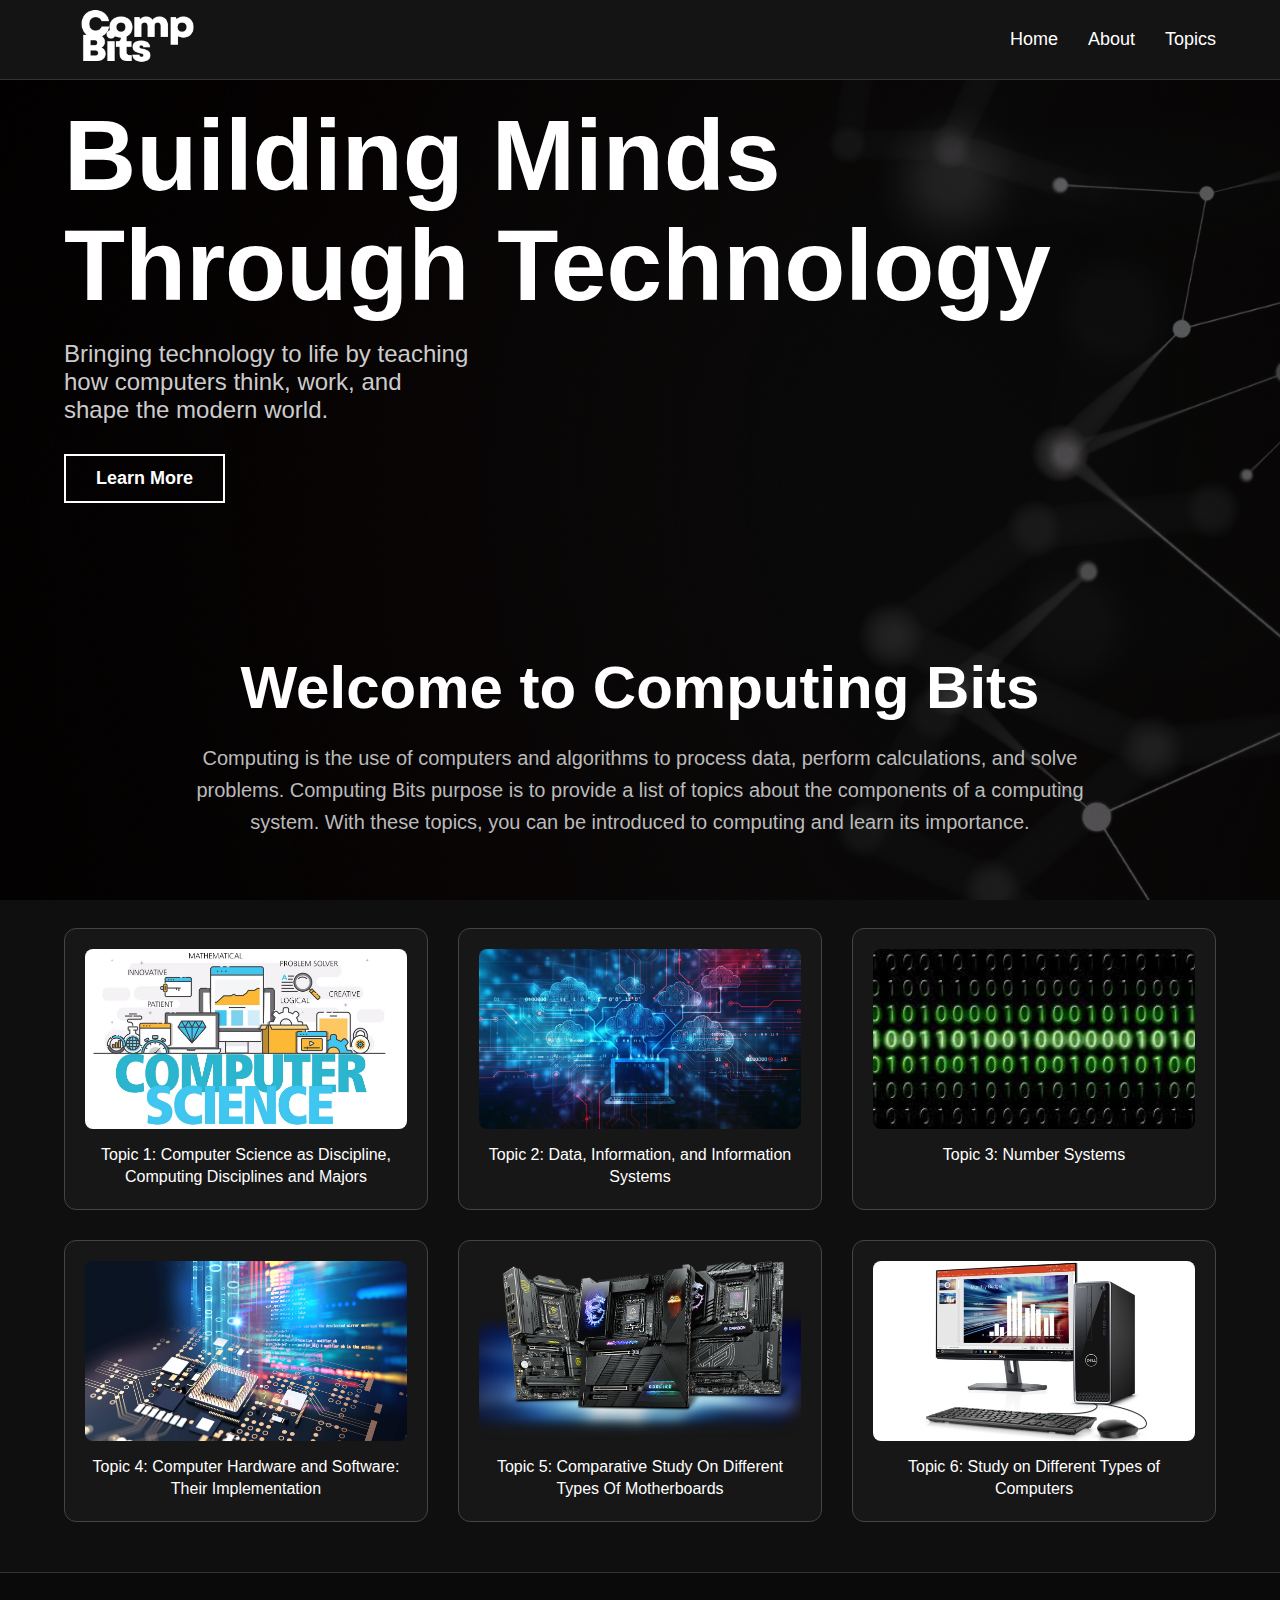
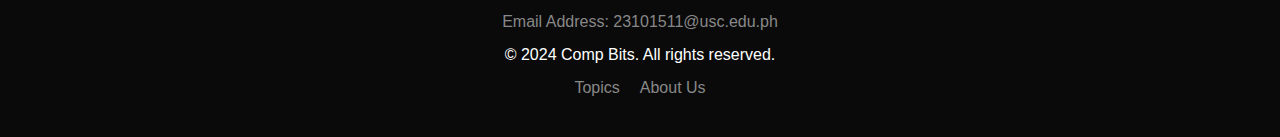
<file: index.html>
<!DOCTYPE html>
<html lang="en">
<head>
  <meta charset="UTF-8">
  <meta name="viewport" content="width=device-width, initial-scale=1.0">
  <title>Computing Bits | Home</title>
  <link rel="stylesheet" href="style1.css">
</head>
<body>

  <header class="header">
    <a href="index.html" class="logo">
      <img src="Com Bits.png" alt="Comp Bits Logo" width="150">
    </a>
    <nav class="navbar">
      <ul>
        <li><a href="index.html">Home</a></li>
        <li><a href="about.html">About</a></li>
        <li><a href="topics.html">Topics</a></li>
      </ul>
    </nav>
  </header>

  <section class="hero">
    <h1 class="tagline">Building Minds <br>Through Technology</h1>
    <p class="tagline2">
      Bringing technology to life by teaching <br>
      how computers think, work, and <br>
      shape the modern world.
    </p>
    <div class="hero-buttons">
      <button onclick="window.location.href='topics.html'" class="button3">
        Learn More
      </button>
    </div>
  </section>

  <section class="welcome">
    <h2 class="p1">Welcome to Computing Bits</h2>
    <p class="p2">
      Computing is the use of computers and algorithms to process data, perform calculations, and solve problems.
      Computing Bits purpose is to provide a list of topics about the components of a computing system.
      With these topics, you can be introduced to computing and learn its importance.
    </p>
  </section>

  <div class="grid-container">
    <button onclick="location.href='topics1.html'" class="card">
      <div class="card-img-wrapper"><img src="csd.jpg" alt="Topic 1"></div>
      <p>Topic 1: Computer Science as Discipline, Computing Disciplines and Majors</p>
    </button>

    <button onclick="location.href='topics2.html'" class="card">
      <div class="card-img-wrapper"><img src="it.jpg" alt="Topic 2"></div>
      <p>Topic 2: Data, Information, and Information Systems</p>
    </button>

    <button onclick="location.href='topics3.html'" class="card">
      <div class="card-img-wrapper"><img src="binary.jpg" alt="Topic 3"></div>
      <p>Topic 3: Number Systems</p>
    </button>

    <button onclick="location.href='topics4.html'" class="card">
      <div class="card-img-wrapper"><img src="hns.jpg" alt="Topic 4"></div>
      <p>Topic 4: Computer Hardware and Software: Their Implementation</p>
    </button>

    <button onclick="location.href='topics5.html'" class="card">
      <div class="card-img-wrapper"><img src="moth1.png" alt="Topic 5"></div>
      <p>Topic 5: Comparative Study On Different Types Of Motherboards</p>
    </button>

    <button onclick="location.href='topics6.html'" class="card">
      <div class="card-img-wrapper"><img src="computer.jpg" alt="Topic 6"></div>
      <p>Topic 6: Study on Different Types of Computers</p>
    </button>
  </div>

  <footer>
    <div class="footer-content">
      <a href="mailto:23101511@usc.edu.ph">Email Address: 23101511@usc.edu.ph</a>
      <p>© 2024 Comp Bits. All rights reserved.</p>
      <ul class="footer-links">
        <li><a href="topics.html">Topics</a></li>
        <li><a href="about.html">About Us</a></li>
      </ul>
    </div>
  </footer>

</body>
</html>
</file>
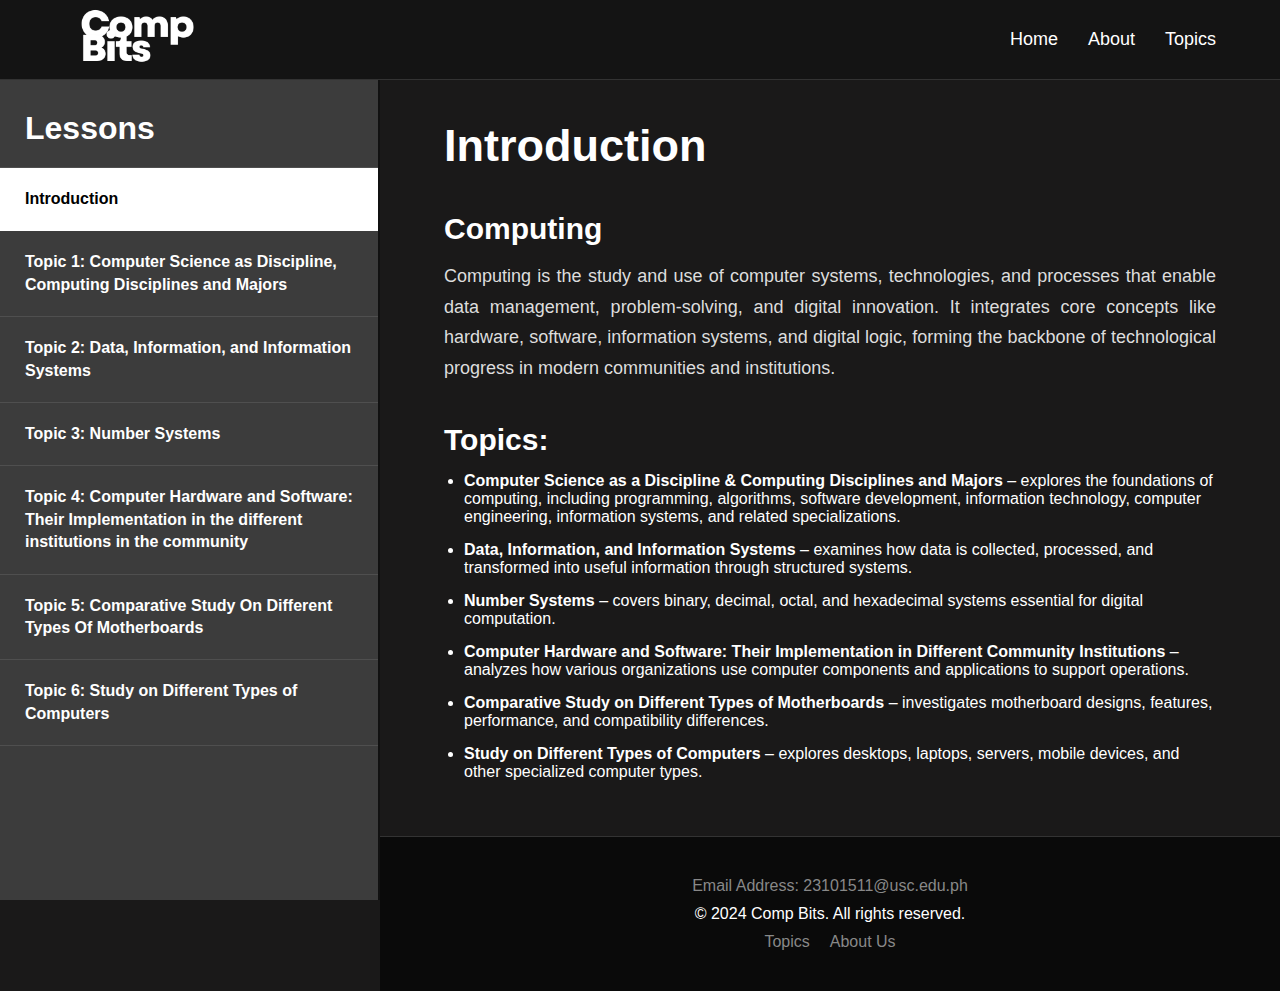
<file: topics.html>
<!DOCTYPE html>
<html lang="en">
<head>
  <meta charset="UTF-8">
  <meta name="viewport" content="width=device-width, initial-scale=1.0">
  <title>Computing Bits | Topics Introduction</title>
  <link rel="stylesheet" href="style3.css">
</head>
<body class="body">

  <header class="header">
    <a href="index.html" class="logo">
      <img src="Com Bits.png" alt="Comp Bits Logo" width="150">
    </a>
    <nav class="navbar">
      <ul>
        <li><a href="index.html">Home</a></li>
        <li><a href="about.html">About</a></li>
        <li><a href="topics.html">Topics</a></li>
      </ul>
    </nav>
  </header>

  <div class="page-container">
    <aside class="btn-group">
      <h2 class="sidebar-title">Lessons</h2>
      <button onclick="location.href='topics.html'" class="button active">Introduction</button>
      <button onclick="location.href='topics1.html'" class="button">Topic 1: Computer Science as Discipline, Computing Disciplines and Majors</button>
      <button onclick="location.href='topics2.html'" class="button">Topic 2: Data, Information, and Information Systems</button>
      <button onclick="location.href='topics3.html'" class="button">Topic 3: Number Systems</button>
      <button onclick="location.href='topics4.html'" class="button">Topic 4: Computer Hardware and Software: Their Implementation in the different institutions in the community</button>
      <button onclick="location.href='topics5.html'" class="button">Topic 5: Comparative Study On Different Types Of Motherboards</button>
      <button onclick="location.href='topics6.html'" class="button">Topic 6: Study on Different Types of Computers</button>
    </aside>

    <main class="main-content">
      <h1 class="page-title">Introduction</h1>
      
      <section class="topic-section">
        <h2 class="section-heading">Computing</h2>
        <p class="description">
          Computing is the study and use of computer systems, technologies, and processes that enable data management, 
          problem-solving, and digital innovation. It integrates core concepts like hardware, software, 
          information systems, and digital logic, forming the backbone of technological progress in modern communities and institutions.
        </p>
      </section>

      <section class="topic-section">
        <h2 class="section-heading">Topics:</h2>
        <ul class="topic-list">
          <li><strong>Computer Science as a Discipline & Computing Disciplines and Majors</strong> – explores the foundations of computing, including programming, algorithms, software development, information technology, computer engineering, information systems, and related specializations.</li>
          <li><strong>Data, Information, and Information Systems</strong> – examines how data is collected, processed, and transformed into useful information through structured systems.</li>
          <li><strong>Number Systems</strong> – covers binary, decimal, octal, and hexadecimal systems essential for digital computation.</li>
          <li><strong>Computer Hardware and Software: Their Implementation in Different Community Institutions</strong> – analyzes how various organizations use computer components and applications to support operations.</li>
          <li><strong>Comparative Study on Different Types of Motherboards</strong> – investigates motherboard designs, features, performance, and compatibility differences.</li>
          <li><strong>Study on Different Types of Computers</strong> – explores desktops, laptops, servers, mobile devices, and other specialized computer types.</li>
        </ul>
      </section>
    </main>
  </div>

  <footer class="footer">
    <div class="footer-content">
      <a href="mailto:23101511@usc.edu.ph">Email Address: 23101511@usc.edu.ph</a>
      <p>© 2024 Comp Bits. All rights reserved.</p>
      <ul class="footer-links">
        <li><a href="topics.html">Topics</a></li>
        <li><a href="about.html">About Us</a></li>
      </ul>
    </div>
  </footer>

</body>
</html>
</file>
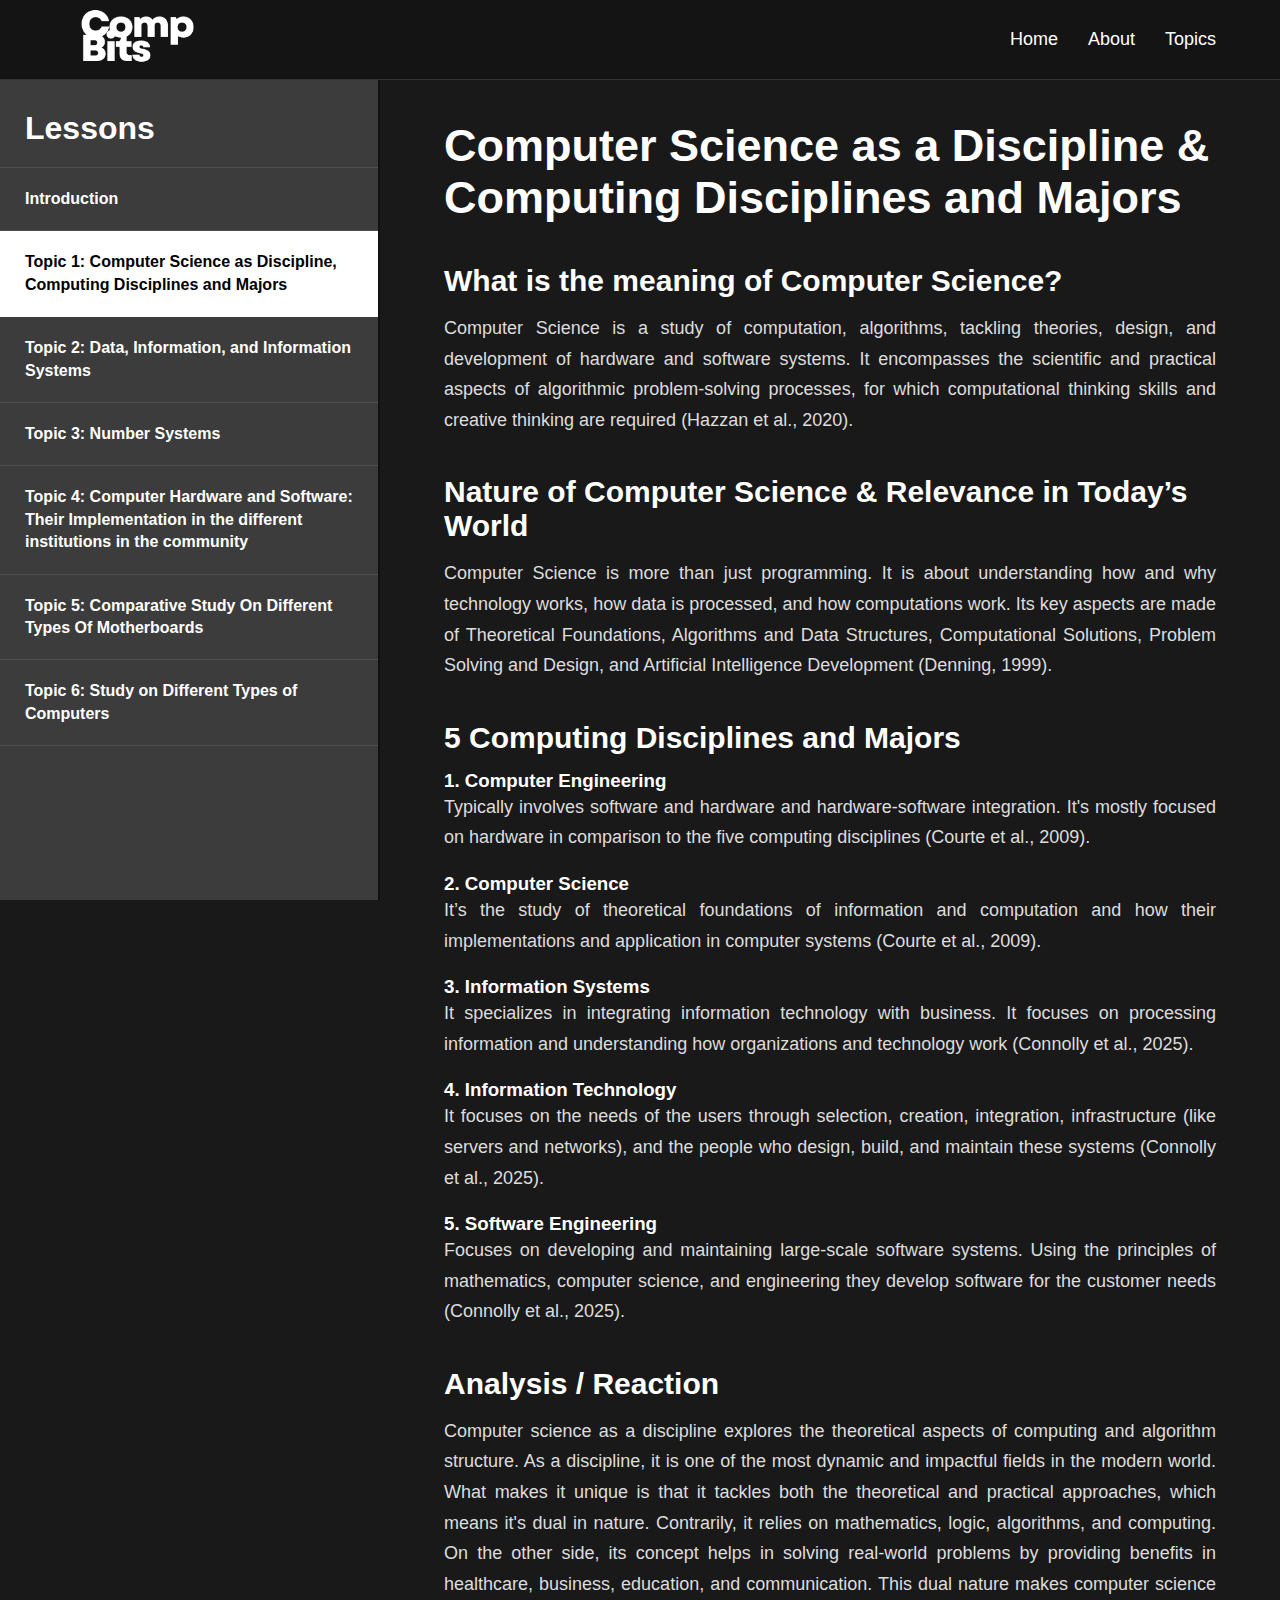
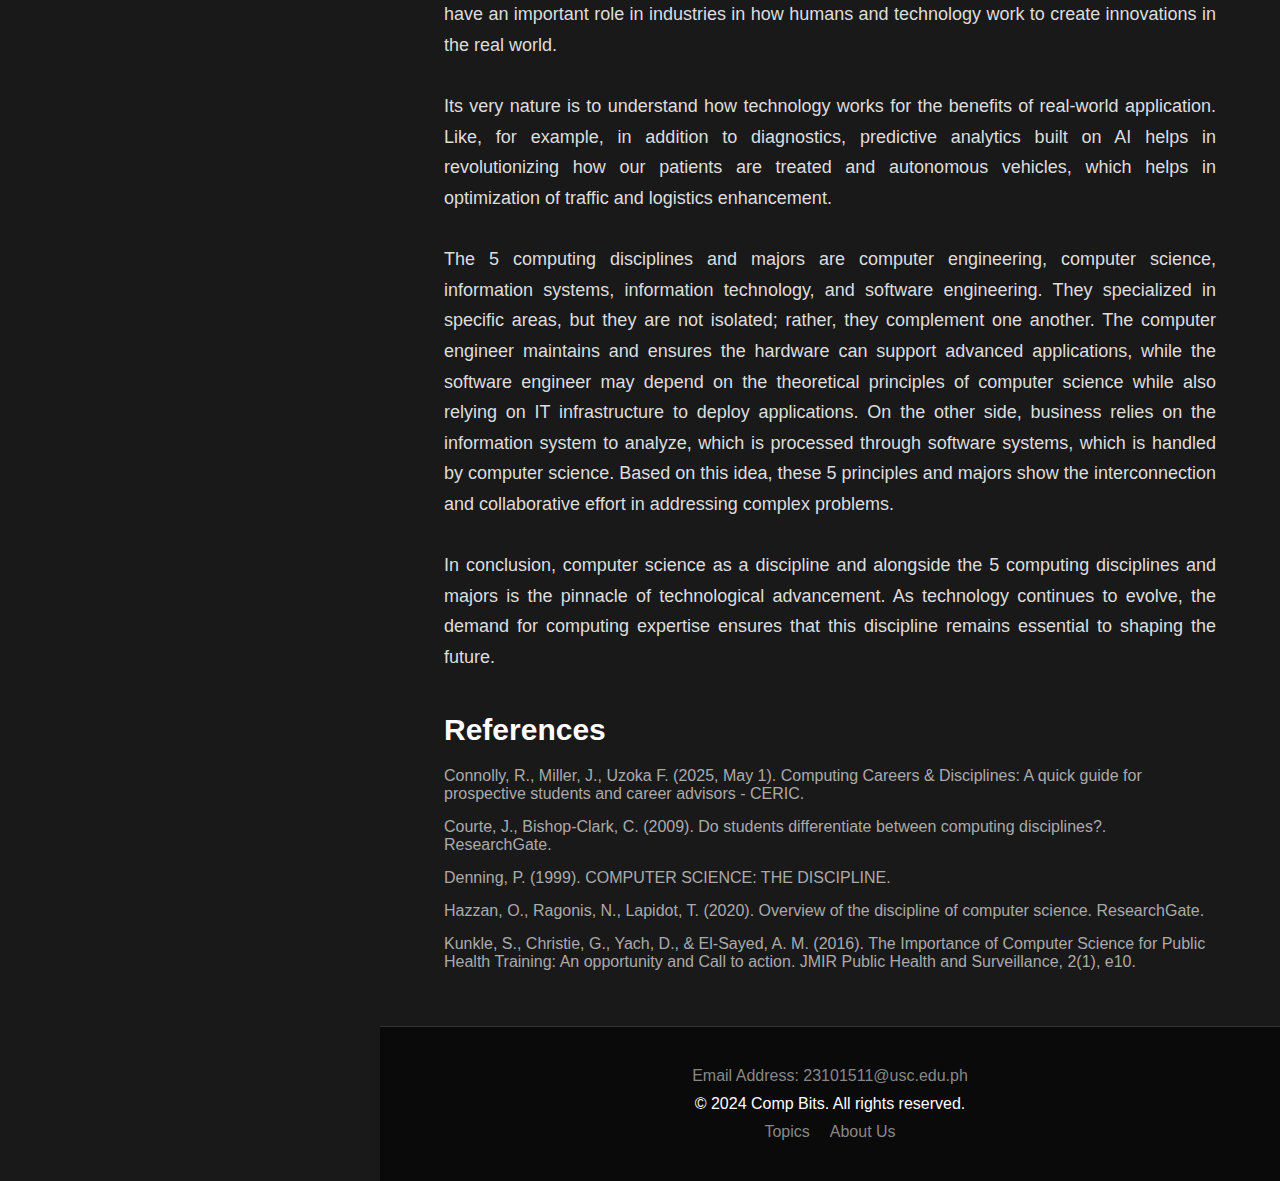
<file: topics1.html>
<!DOCTYPE html>
<html lang="en">
<head>
    <meta charset="UTF-8">
    <meta name="viewport" content="width=device-width, initial-scale=1.0">
    <title>Computing Bits | Topic 1</title>
    <link rel="stylesheet" href="style4.css">
</head>
<body class="body">

    <header class="header">
        <a href="index.html" class="logo">
            <img src="Com Bits.png" alt="Comp Bits Logo" width="150">
        </a>
        <nav class="navbar">
            <ul> 
                <li><a href="index.html">Home</a></li>
                <li><a href="about.html">About</a></li>
                <li><a href="topics.html">Topics</a></li>
            </ul>
        </nav>
    </header>

    <div class="page-container">
        <aside class="btn-group">
            <h2 class="sidebar-title">Lessons</h2>
            <button onclick="location.href='topics.html'" class="button">Introduction</button>
            <button onclick="location.href='topics1.html'" class="button active">Topic 1: Computer Science as Discipline, Computing Disciplines and Majors</button>
            <button onclick="location.href='topics2.html'" class="button">Topic 2: Data, Information, and Information Systems</button>
            <button onclick="location.href='topics3.html'" class="button">Topic 3: Number Systems</button>
            <button onclick="location.href='topics4.html'" class="button">Topic 4: Computer Hardware and Software: Their Implementation in the different institutions in the community</button>
            <button onclick="location.href='topics5.html'" class="button">Topic 5: Comparative Study On Different Types Of Motherboards</button> 
            <button onclick="location.href='topics6.html'" class="button">Topic 6: Study on Different Types of Computers</button> 
        </aside>

        <main class="main-content">
            <h1 class="page-title">Computer Science as a Discipline & Computing Disciplines and Majors</h1>

            <section>
                <h2 class="section-heading">What is the meaning of Computer Science?</h2>
                <p class="description">
                    Computer Science is a study of computation, algorithms, tackling theories, design, and development of hardware and software systems. It encompasses the scientific and practical aspects of algorithmic problem-solving processes, for which computational thinking skills and creative thinking are required (Hazzan et al., 2020).
                </p>
            </section>

            <section>
                <h2 class="section-heading">Nature of Computer Science & Relevance in Today’s World</h2>
                <p class="description">
                    Computer Science is more than just programming. It is about understanding how and why technology works, how data is processed, and how computations work. Its key aspects are made of Theoretical Foundations, Algorithms and Data Structures, Computational Solutions, Problem Solving and Design, and Artificial Intelligence Development (Denning, 1999).
                </p>
            </section>

            <section>
                <h2 class="section-heading">5 Computing Disciplines and Majors</h2>
                
                <div class="topic-item">
                    <h3 class="sub-heading">1. Computer Engineering</h3>
                    <p class="description">Typically involves software and hardware and hardware-software integration. It's mostly focused on hardware in comparison to the five computing disciplines (Courte et al., 2009).</p>
                </div>

                <div class="topic-item">
                    <h3 class="sub-heading">2. Computer Science</h3>
                    <p class="description">It’s the study of theoretical foundations of information and computation and how their implementations and application in computer systems (Courte et al., 2009).</p>
                </div>

                <div class="topic-item">
                    <h3 class="sub-heading">3. Information Systems</h3>
                    <p class="description">It specializes in integrating information technology with business. It focuses on processing information and understanding how organizations and technology work (Connolly et al., 2025).</p>
                </div>

                <div class="topic-item">
                    <h3 class="sub-heading">4. Information Technology</h3>
                    <p class="description">It focuses on the needs of the users through selection, creation, integration, infrastructure (like servers and networks), and the people who design, build, and maintain these systems (Connolly et al., 2025).</p>
                </div>

                <div class="topic-item">
                    <h3 class="sub-heading">5. Software Engineering</h3>
                    <p class="description">Focuses on developing and maintaining large-scale software systems. Using the principles of mathematics, computer science, and engineering they develop software for the customer needs (Connolly et al., 2025).</p>
                </div>
            </section>

            <section>
                <h2 class="section-heading">Analysis / Reaction</h2>
                <p class="description">
                   Computer science as a discipline explores the theoretical aspects of computing and algorithm structure. As a discipline, it is one of the most dynamic and impactful fields in the modern world. What makes it unique is that it tackles both the theoretical and practical approaches, which means it's dual in nature. Contrarily, it relies on mathematics, logic, algorithms, and computing. On the other side, its concept helps in solving real-world problems by providing benefits in healthcare, business, education, and communication. This dual nature makes computer science have an important role in industries in how humans and technology work to create innovations in the real world. <br> <br>


                  Its very nature is to understand how technology works for the benefits of real-world application. Like, for example, in addition to diagnostics, predictive analytics built on AI helps in revolutionizing how our patients are treated and autonomous vehicles, which helps in optimization of traffic and logistics enhancement. <br> <br>
               
                The 5 computing disciplines and majors are computer engineering, computer science, information systems, information technology, and software engineering. They specialized in specific areas, but they are not isolated; rather, they complement one another. The computer engineer maintains and ensures the hardware can support advanced applications, while the software engineer may depend on the theoretical principles of computer science while also relying on IT infrastructure to deploy applications. On the other side, business relies on the information system to analyze, which is processed through software systems, which is handled by computer science. Based on this idea, these 5 principles and majors show the interconnection and collaborative effort in addressing complex problems. <br> <br>


         In conclusion, computer science as a discipline and alongside the 5 computing disciplines and majors is the pinnacle of technological advancement. As technology continues to evolve, the demand for computing expertise ensures that this discipline remains essential to shaping the future.

                </p>
            </section>

            <section>
                <h2 class="section-heading">References</h2>
                <ul class="reference-list">
                    <li class="il"><a href="https://ceric.ca/computing-careers-disciplines-a-quick-guide-for-prospective-students-and-career-advisors-new/" target="_blank" class="a">Connolly, R.,  Miller, J., Uzoka F. (2025, May 1). Computing Careers & Disciplines: A quick guide for prospective students and career advisors - CERIC.</a></li>
<li class="il"><a href="https://www.researchgate.net/publication/221537486_Do_students_differentiate_between_computing_disciplines" target="_blank" class="a">Courte, J., Bishop-Clark, C. (2009). Do students differentiate between computing disciplines?. ResearchGate. </a></li>
<li class="il"><a href="https://www.semanticscholar.org/paper/COMPUTER-SCIENCE%3A-THE-DISCIPLINE-Denning/8b07d13053c26b98a61b042228def683d03b50aa
" target="_blank" class="a">Denning, P. (1999). COMPUTER SCIENCE: THE DISCIPLINE.</a></li>
<li class="il"><a href="https://www.researchgate.net/publication/343470353_Overview_of_the_Discipline_of_Computer_Science
" target="_blank" class="a">Hazzan, O., Ragonis, N., Lapidot, T. (2020). Overview of the discipline of computer science. ResearchGate. </a></li>
<li class="il"><a href="https://doi.org/10.2196/publichealth.5018
" target="_blank" class="a">Kunkle, S., Christie, G., Yach, D., & El-Sayed, A. M. (2016). The Importance of Computer Science for Public Health Training: An opportunity and Call to action. JMIR Public Health and Surveillance, 2(1), e10. </a></li>
                </ul>
            </section>
        </main>
    </div>

    <footer class="footer">
        <div class="footer-content">
            <a href="mailto:23101511@usc.edu.ph">Email Address: 23101511@usc.edu.ph</a>
            <p>© 2024 Comp Bits. All rights reserved.</p>
            <ul class="footer-links">
                <li><a href="topics.html">Topics</a></li>
                <li><a href="about.html">About Us</a></li>
            </ul>
        </div>
    </footer>

</body>
</html>
</file>
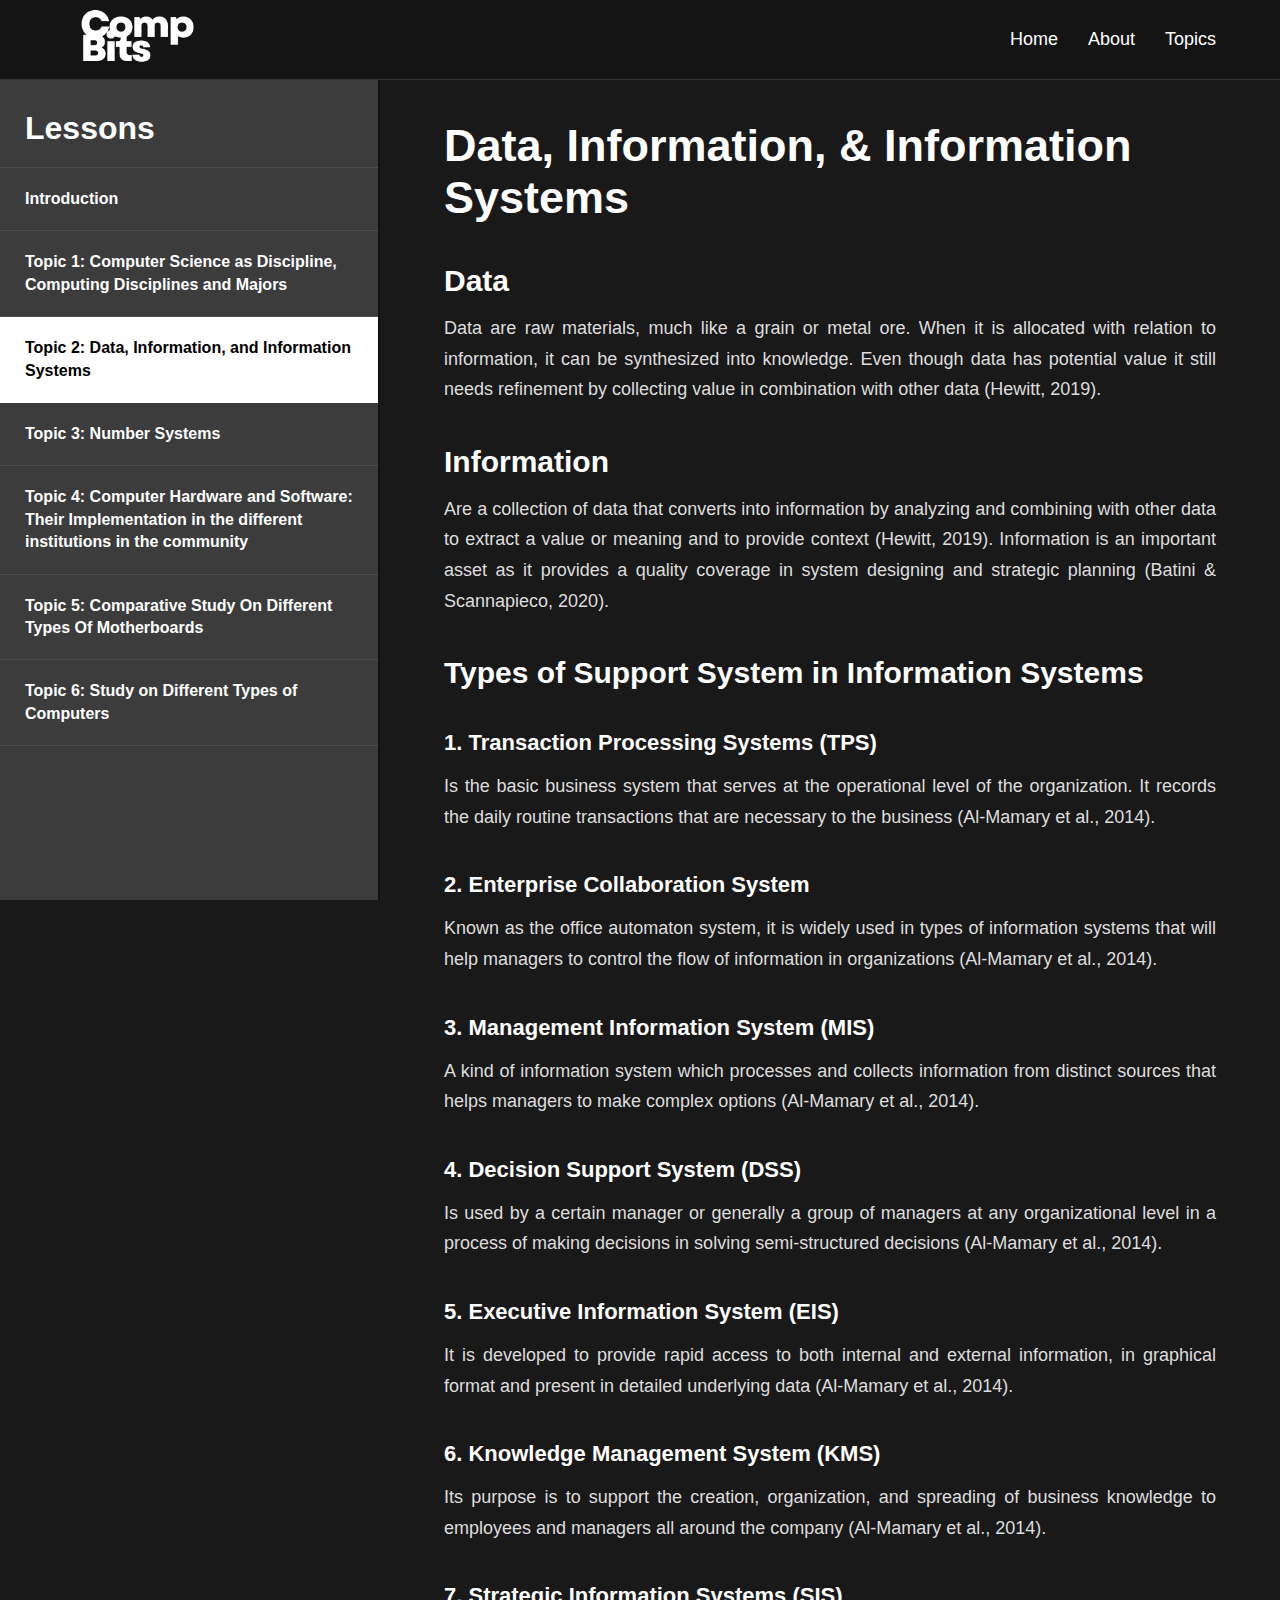
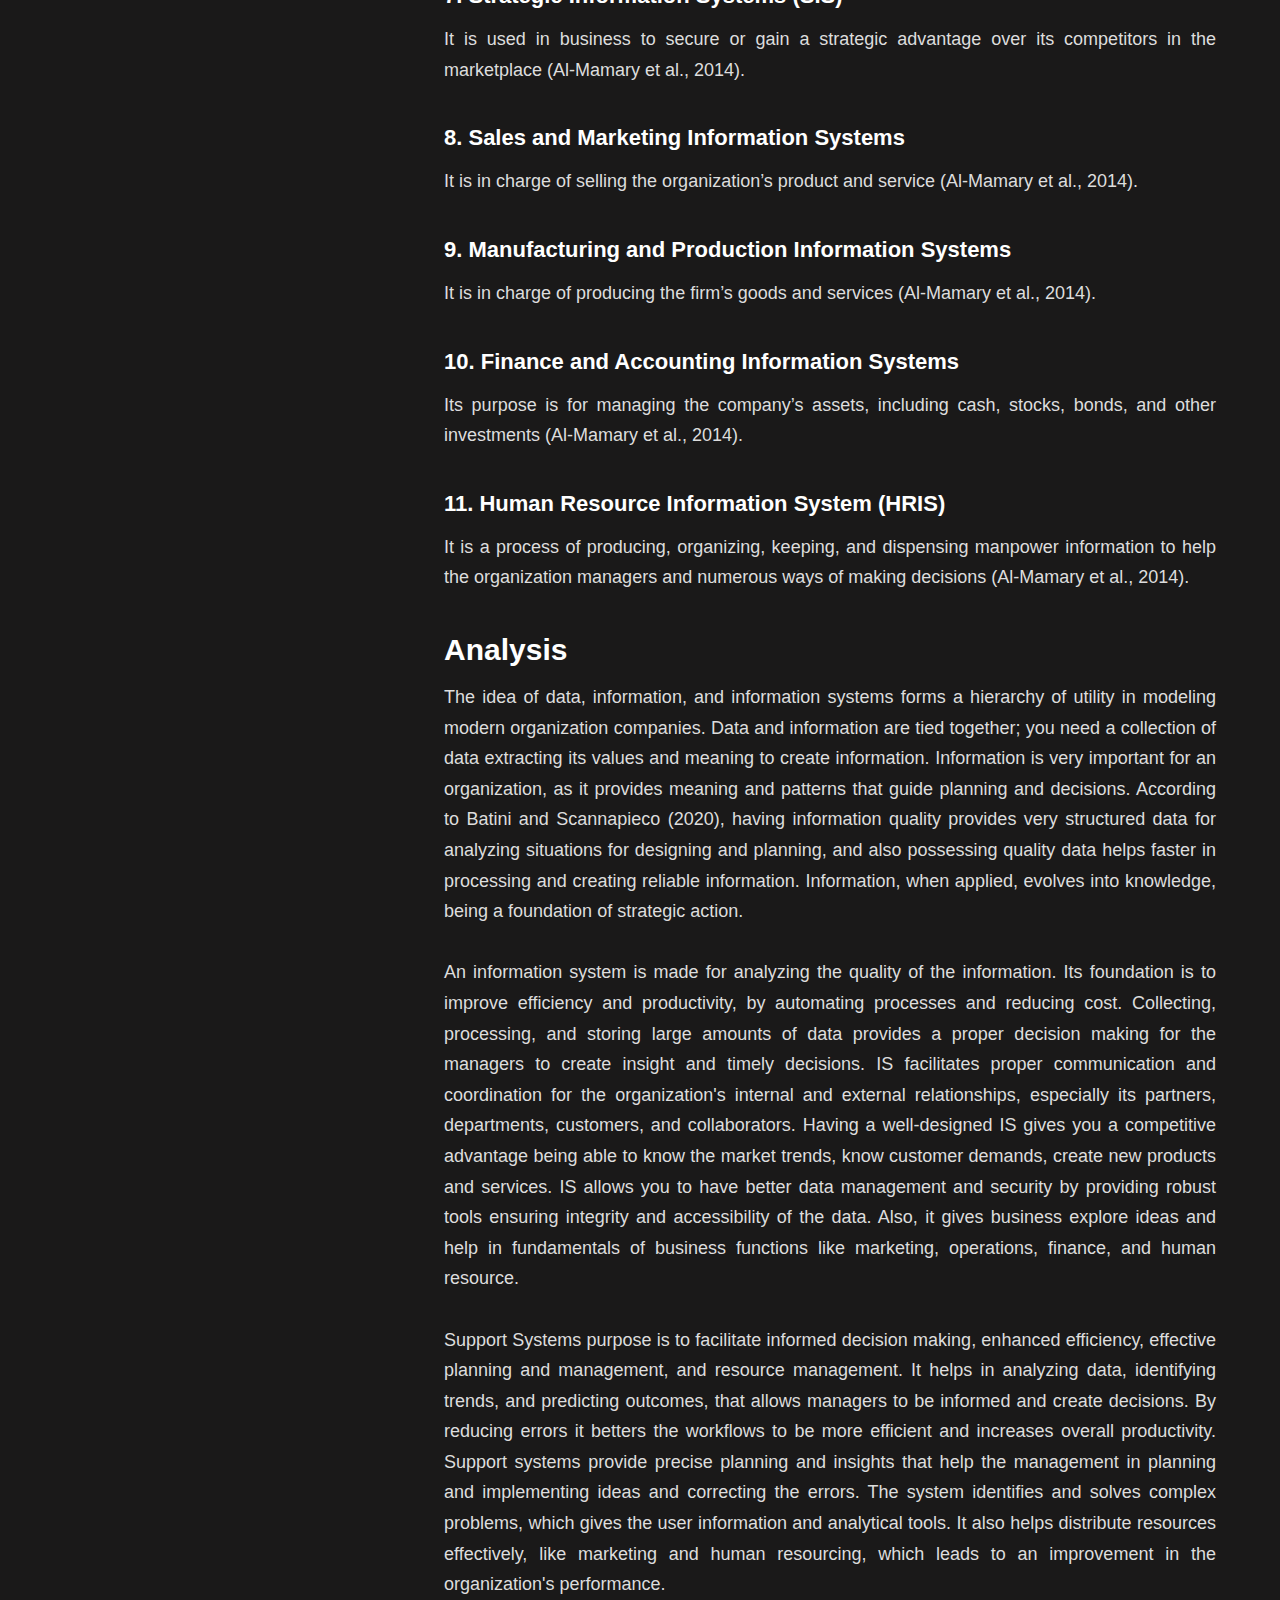
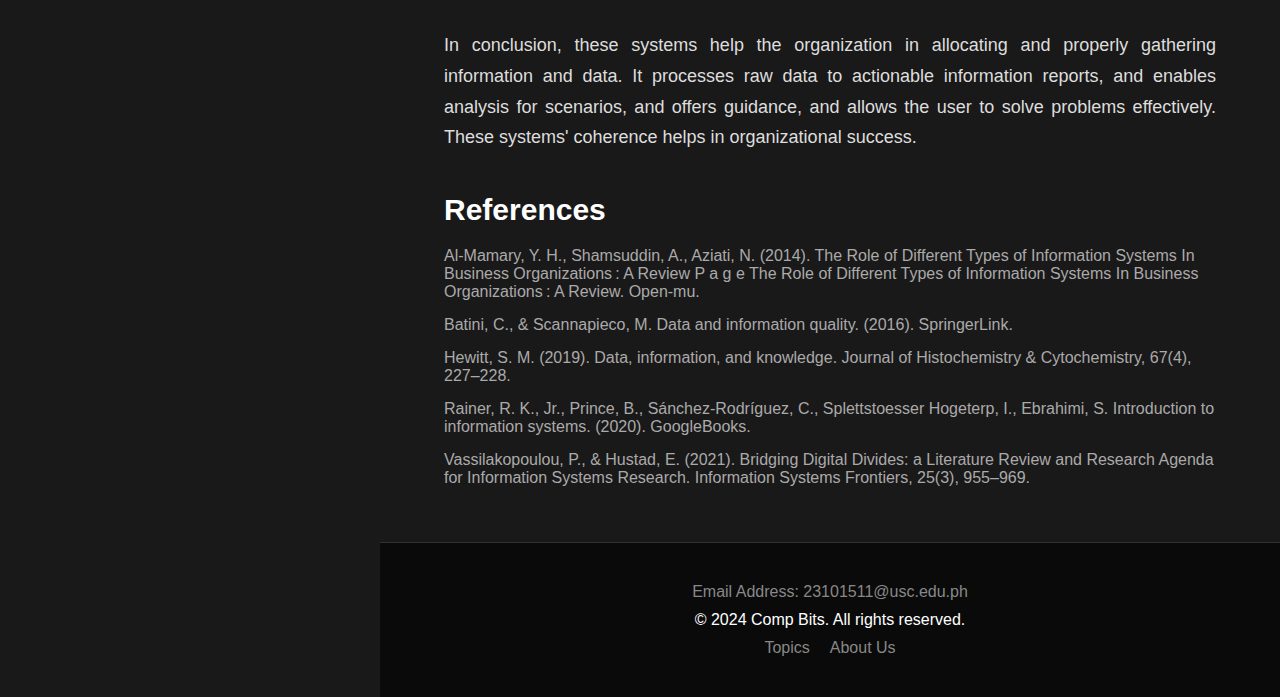
<file: topics2.html>
<!DOCTYPE html>
<html lang="en">
<head>
    <meta charset="UTF-8">
    <meta name="viewport" content="width=device-width, initial-scale=1.0">
    <title>Computing Bits | Data, Information, and Information Systems</title>
    <link rel="stylesheet" href="style5.css">
</head>
<body>

    <header class="header">
        <a href="index.html" class="logo">
            <img src="Com Bits.png" alt="Comp Bits Logo" width="150">
        </a>
        <nav class="navbar">
            <ul> 
                <li><a href="index.html">Home</a></li>
                <li><a href="about.html">About</a></li>
                <li><a href="topics.html">Topics</a></li>
            </ul>
        </nav>
    </header>

    <div class="page-container">
        <aside class="btn-group">
            <h2 class="sidebar-title">Lessons</h2>
            <button onclick="location.href='topics.html'" class="button">Introduction</button>
            <button onclick="location.href='topics1.html'" class="button">Topic 1: Computer Science as Discipline, Computing Disciplines and Majors</button>
            <button onclick="location.href='topics2.html'" class="button active">Topic 2: Data, Information, and Information Systems</button>
            <button onclick="location.href='topics3.html'" class="button">Topic 3: Number Systems</button>
            <button onclick="location.href='topics4.html'" class="button">Topic 4: Computer Hardware and Software: Their Implementation in the different institutions in the community</button>
            <button onclick="location.href='topics5.html'" class="button">Topic 5: Comparative Study On Different Types Of Motherboards</button> 
            <button onclick="location.href='topics6.html'" class="button">Topic 6: Study on Different Types of Computers</button> 
        </aside>

        <main class="main-content">
            <h1 class="page-title">Data, Information, & Information Systems</h1>

            <section>
                <h2 class="section-heading">Data</h2>
                <p class="description">
                    Data are raw materials, much like a grain or metal ore. When it is allocated with relation to information, it can be synthesized into knowledge. Even though data has potential value it still needs refinement by collecting value in combination with other data (Hewitt, 2019).
                </p>
            </section>

            <section>
                <h2 class="section-heading">Information</h2>
                <p class="description">
                    Are a collection of data that converts into information by analyzing and combining with other data to extract a value or meaning and to provide context (Hewitt, 2019). Information is an important asset as it provides a quality coverage in system designing and strategic planning (Batini & Scannapieco, 2020).
                </p>
            </section>

            <section>
                <h2 class="section-heading">Types of Support System in Information Systems</h2>
                
                <div class="topic-item">
                <h3 class="section-heading" style="font-size: 22px;">1. Transaction Processing Systems (TPS)</h3>
                <p class="description">Is the basic business system that serves at the operational level of the organization. It records the daily routine transactions that are necessary to the business (Al-Mamary et al., 2014).</p>
            </div>

            <div class="topic-item">
                <h3 class="section-heading" style="font-size: 22px;">2. Enterprise Collaboration System</h3>
                <p class="description">Known as the office automaton system, it is widely used in types of information systems that will help managers to control the flow of information in organizations (Al-Mamary et al., 2014).</p>
            </div>

            <div class="topic-item">
                <h3 class="section-heading" style="font-size: 22px;">3. Management Information System (MIS)</h3>
                <p class="description">A kind of information system which processes and collects information from distinct sources that helps managers to make complex options (Al-Mamary et al., 2014).</p>
            </div>

            <div class="topic-item">
                <h3 class="section-heading" style="font-size: 22px;">4. Decision Support System (DSS)</h3>
                <p class="description">Is used by a certain manager or generally a group of managers at any organizational level in a process of making decisions in solving semi-structured decisions (Al-Mamary et al., 2014).</p>
            </div>

            <div class="topic-item">
                <h3 class="section-heading" style="font-size: 22px;">5. Executive Information System (EIS)</h3>
                <p class="description">It is developed to provide rapid access to both internal and external information, in graphical format and present in detailed underlying data (Al-Mamary et al., 2014).</p>
            </div>

            <div class="topic-item">
                <h3 class="section-heading" style="font-size: 22px;">6. Knowledge Management System (KMS)</h3>
                <p class="description">Its purpose is to support the creation, organization, and spreading of business knowledge to employees and managers all around the company (Al-Mamary et al., 2014).</p>
            </div>

            <div class="topic-item">
                <h3 class="section-heading" style="font-size: 22px;">7. Strategic Information Systems (SIS)</h3>
                <p class="description">It is used in business to secure or gain a strategic advantage over its competitors in the marketplace (Al-Mamary et al., 2014).</p>
            </div>

            <div class="topic-item">
                <h3 class="section-heading" style="font-size: 22px;">8. Sales and Marketing Information Systems</h3>
                <p class="description">It is in charge of selling the organization’s product and service (Al-Mamary et al., 2014).</p>
            </div>

            <div class="topic-item">
                <h3 class="section-heading" style="font-size: 22px;">9. Manufacturing and Production Information Systems</h3>
                <p class="description">It is in charge of producing the firm’s goods and services (Al-Mamary et al., 2014).</p>
            </div>

            <div class="topic-item">
                <h3 class="section-heading" style="font-size: 22px;">10. Finance and Accounting Information Systems</h3>
                <p class="description">Its purpose is for managing the company’s assets, including cash, stocks, bonds, and other investments (Al-Mamary et al., 2014).</p>
            </div>

            <div class="topic-item">
                <h3 class="section-heading" style="font-size: 22px;">11. Human Resource Information System (HRIS)</h3>
                <p class="description">It is a process of producing, organizing, keeping, and dispensing manpower information to help the organization managers and numerous ways of making decisions (Al-Mamary et al., 2014).</p>
            </div>
            
                </section>

            <section>
                <h2 class="section-heading">Analysis</h2>
                <p class="description">
                    The idea of data, information, and information systems forms a hierarchy of utility in modeling modern organization companies. Data and information are tied together; you need a collection of data extracting its values and meaning to create information. Information is very important for an organization, as it provides meaning and patterns that guide planning and decisions. According to Batini and Scannapieco (2020), having information quality provides very structured data for analyzing situations for designing and planning, and also possessing quality data helps faster in processing and creating reliable information. Information, when applied, evolves into knowledge, being a foundation of strategic action. <br> <br>


            An information system is made for analyzing the quality of the information. Its foundation is to improve efficiency and productivity, by automating processes and reducing cost. Collecting, processing, and storing large amounts of data provides a proper decision making for the managers to create insight and timely decisions. IS facilitates proper communication and coordination for the organization's internal and external relationships, especially its partners, departments, customers, and collaborators. Having a well-designed IS gives you a competitive advantage being able to know the market trends, know customer demands, create new products and services. IS allows you to have better data management and security by providing robust tools ensuring integrity and accessibility of the data. Also, it gives business explore ideas and help in fundamentals of business functions like marketing, operations, finance, and human resource. <br> <br>
   
    Support Systems purpose is to facilitate informed decision making, enhanced efficiency, effective planning and management, and resource management. It helps in analyzing data, identifying trends, and predicting outcomes, that allows managers to be informed and create decisions. By reducing errors it betters the workflows to be more efficient and increases overall productivity. Support systems provide precise planning and insights that help the management in planning and implementing ideas and correcting the errors. The system identifies and solves complex problems, which gives the user information and analytical tools. It also helps distribute resources effectively, like marketing and human resourcing, which leads to an improvement in the organization's performance.<br> <br>


                In conclusion, these systems help the organization in allocating and properly gathering information and data. It processes raw data to actionable information reports, and enables analysis for scenarios, and offers guidance, and allows the user to solve problems effectively. These systems' coherence helps in organizational success.
                </p>
            </section>

            <section>
                <h2 class="section-heading">References</h2>
                <ul class="reference-list">
                    <li class="il"><a href="www.academia.edu/44110072The_Role_of_Different_Types_of_Information_Systems_In_Business_Organizations_A_Review_P_a_g_e_The_Role_of_Different_Types_of_Information_Systems_In_Business_Organizations_A_Review" target="_blank"  class="a">Al-Mamary, Y. H., Shamsuddin, A., Aziati, N. (2014). The Role of Different Types of Information Systems In Business Organizations : A Review P a g e The Role of Different Types of Information Systems In Business Organizations : A Review. Open-mu.</a></li>
<li class="il"><a href="https://link.springer.com/book/10.1007/978-3-319-24106-7" target="_blank"  class="a">Batini, C., & Scannapieco, M. Data and information quality. (2016). SpringerLink.</a></li>
<li class="il"><a href="https://doi.org/10.1369/0022155419836995" target="_blank" class="a">Hewitt, S. M. (2019). Data, information, and knowledge. Journal of Histochemistry & Cytochemistry, 67(4), 227–228.</a></li>
<li class="il"><a href="https://books.google.com.ph/books hl=en&lr=&id=28T4DwAAQBAJ&oi=fnd&pg=PA1&dq=Information+systems&ots=_geaFSxxpn&sig=IKWVmT2e5i6ZM_EUd5YR9sSs7ao&redir_esc=y#v=onepage&q=Information%20systems&f=false" target="_blank"  class="a">Rainer, R. K., Jr.,  Prince, B.,  Sánchez-Rodríguez, C.,  Splettstoesser Hogeterp, I.,  Ebrahimi, S. Introduction to information systems. (2020). GoogleBooks.</a></li>
<li class="il"><a href="https://doi.org/10.1007/s10796-020-10096-3" target="_blank" class="a">Vassilakopoulou, P., & Hustad, E. (2021). Bridging Digital Divides: a Literature Review and Research Agenda for Information Systems Research. Information Systems Frontiers, 25(3), 955–969.</a></li>

                </ul>
            </section>
        </main>
    </div>

    <footer class="footer">
        <div class="footer-content">
            <a href="mailto:23101511@usc.edu.ph">Email Address: 23101511@usc.edu.ph</a>
            <p>© 2024 Comp Bits. All rights reserved.</p>
            <ul class="footer-links">
                <li><a href="topics.html">Topics</a></li>
                <li><a href="about.html">About Us</a></li>
            </ul>
        </div>
    </footer>

</body>
</html>
</file>
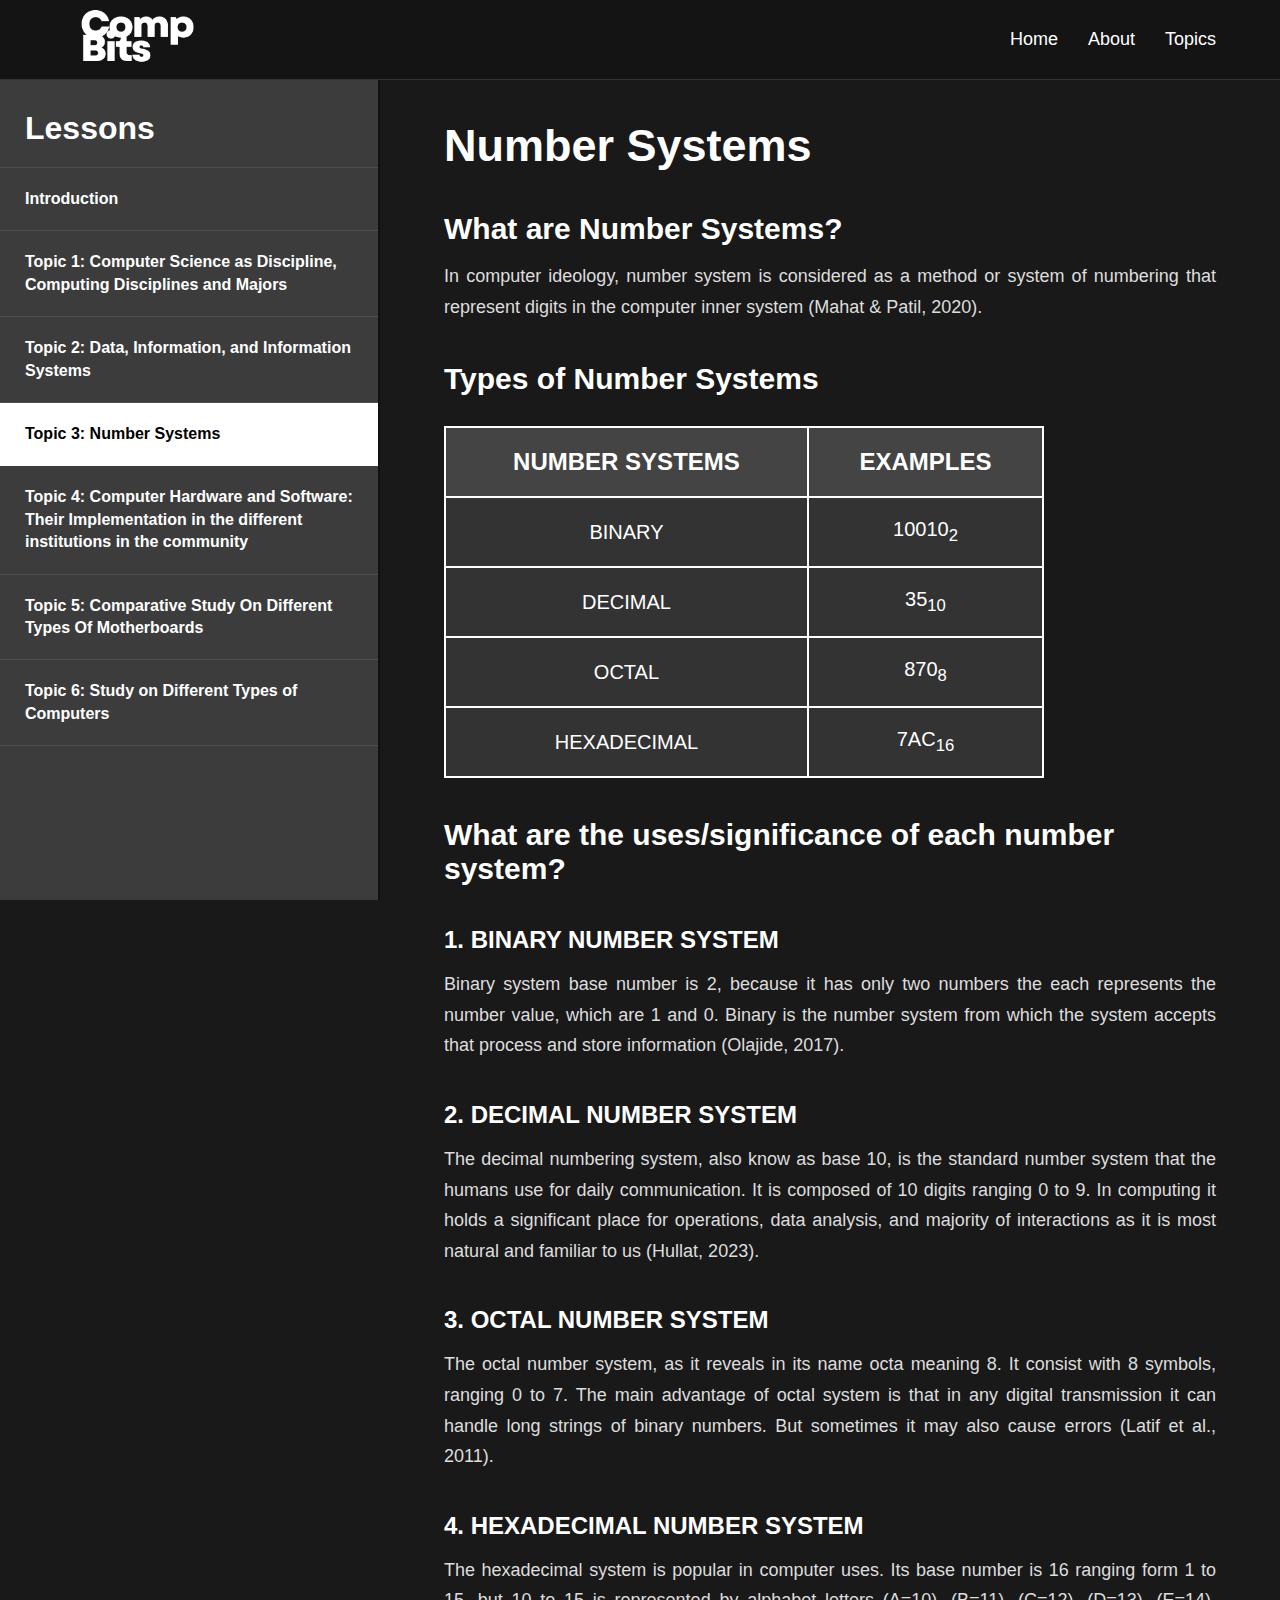
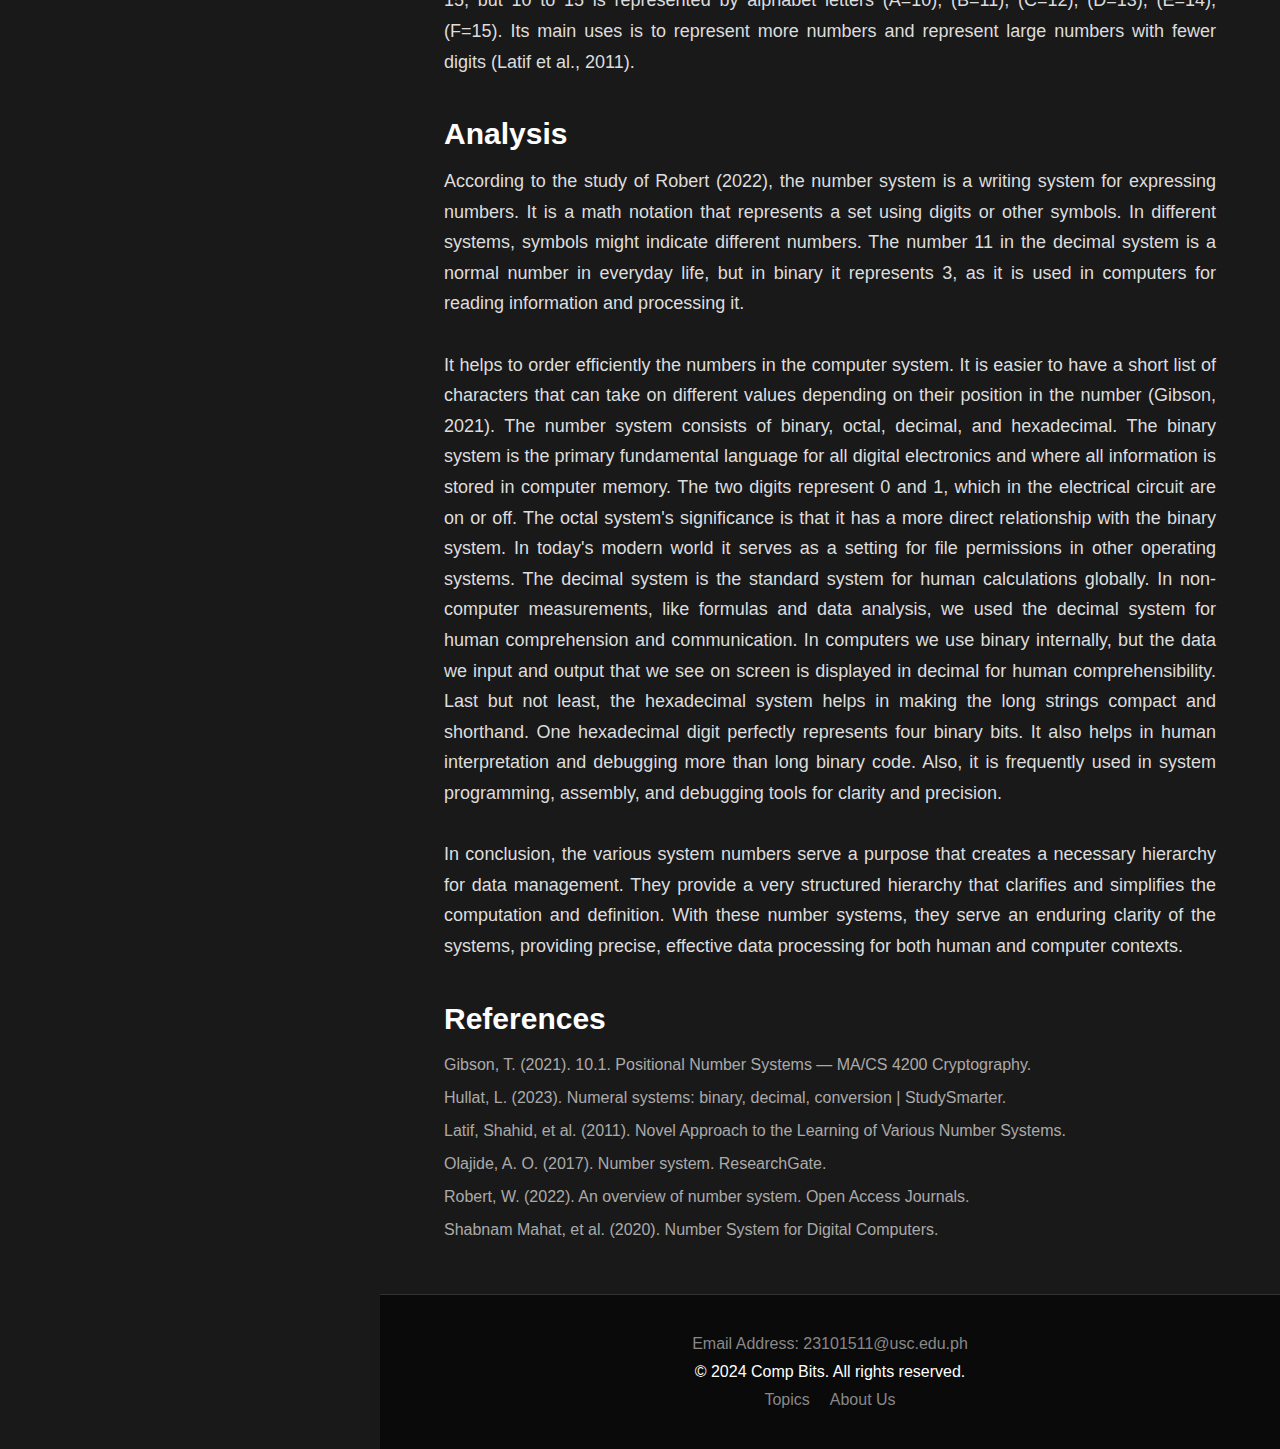
<file: topics3 copy.html>
<!DOCTYPE html>
<html lang="en">
<head>
    <meta charset="UTF-8">
    <meta name="viewport" content="width=device-width, initial-scale=1.0">
    <title>Computing Bits | Number Systems</title>
    <link rel="stylesheet" href="style6.css">
</head>
<body>

    <header class="header">
        <a href="index.html" class="logo">
            <img src="Com Bits.png" alt="Comp Bits Logo" width="150">
        </a>
        <nav class="navbar">
            <ul> 
                <li><a href="index.html">Home</a></li>
                <li><a href="about.html">About</a></li>
                <li><a href="topics.html">Topics</a></li>
            </ul>
        </nav>
    </header>

    <div class="page-container">
        <aside class="btn-group">
            <h2 class="sidebar-title">Lessons</h2>
            <button onclick="location.href='topics.html'" class="button">Introduction</button>
            <button onclick="location.href='topics1.html'" class="button">Topic 1: Computer Science as Discipline, Computing Disciplines and Majors</button>
            <button onclick="location.href='topics2.html'" class="button">Topic 2: Data, Information, and Information Systems</button>
            <button onclick="location.href='topics3.html'" class="button active">Topic 3: Number Systems</button>
            <button onclick="location.href='topics4.html'" class="button">Topic 4: Computer Hardware and Software: Their Implementation in the different institutions in the community</button>
            <button onclick="location.href='topics5.html'" class="button">Topic 5: Comparative Study On Different Types Of Motherboards</button> 
            <button onclick="location.href='topics6.html'" class="button">Topic 6: Study on Different Types of Computers</button> 
        </aside>

        <main class="main-content">
            <h1 class="page-title">Number Systems</h1>

            <section>
                <h2 class="section-heading">What are Number Systems?</h2>
                <p class="description">
                    In computer ideology, number system is considered as a method or system of numbering that represent digits in the computer inner system (Mahat & Patil, 2020).
                </p>
            </section>

            <section>
                <h2 class="section-heading">Types of Number Systems</h2>
                <div class="table-container">
                    <table>
                        <thead>
                            <tr class="header-row">
                                <th>NUMBER SYSTEMS</th>
                                <th>EXAMPLES</th>
                            </tr>
                        </thead>
                        <tbody>
                            <tr>
                                <td>BINARY</td>
                                <td>10010<sub>2</sub></td>
                            </tr>
                            <tr>
                                <td>DECIMAL</td>
                                <td>35<sub>10</sub></td>
                            </tr>
                            <tr>
                                <td>OCTAL</td>
                                <td>870<sub>8</sub></td>
                            </tr>
                            <tr>
                                <td>HEXADECIMAL</td>
                                <td>7AC<sub>16</sub></td>
                            </tr>
                        </tbody>
                    </table>
                </div>
            </section>

            <section>
                <h2 class="section-heading">What are the uses/significance of each number system?</h2>
                
                <h3 class="section-heading" style="font-size: 24px;">1. BINARY NUMBER SYSTEM</h3>
                <p class="description">
                    Binary system base number is 2, because it has only two numbers the each represents the number value, which are 1 and 0. Binary is the number system from which the system accepts that process and store information (Olajide, 2017).
                </p>

                <h3 class="section-heading" style="font-size: 24px;">2. DECIMAL NUMBER SYSTEM</h3>
                <p class="description">
                    The decimal numbering system, also know as base 10, is the standard number system that the humans use for daily communication. It is composed of 10 digits ranging 0 to 9. In computing it holds a significant place for operations, data analysis, and majority of interactions as it is most natural and familiar to us (Hullat, 2023).
                </p>

                <h3 class="section-heading" style="font-size: 24px;">3. OCTAL NUMBER SYSTEM</h3>
                <p class="description">
                    The octal number system, as it reveals in its name octa meaning 8. It consist with 8 symbols, ranging 0 to 7. The main advantage of octal system is that in any digital transmission it can handle long strings of binary numbers. But sometimes it may also cause errors (Latif et al., 2011).
                </p>

                <h3 class="section-heading" style="font-size: 24px;">4. HEXADECIMAL NUMBER SYSTEM</h3>
                <p class="description">
                    The hexadecimal system is popular in computer uses. Its base number is 16 ranging form 1 to 15, but 10 to 15 is represented by alphabet letters (A=10), (B=11), (C=12), (D=13), (E=14), (F=15). Its main uses is to represent more numbers and represent large numbers with fewer digits (Latif et al., 2011).
                </p>
            </section>

            <section>
                <h2 class="section-heading">Analysis</h2>
                <p class="description">
                    According to the study of Robert (2022), the number system is a writing system for expressing numbers. It is a math notation that represents a set using digits or other symbols. In different systems, symbols might indicate different numbers. The number 11 in the decimal system is a normal number in everyday life, but in binary it represents 3, as it is used in computers for reading information and processing it. <br><br>
                    It helps to order efficiently the numbers in the computer system. It is easier to have a short list of characters that can take on different values depending on their position in the number (Gibson, 2021). The number system consists of binary, octal, decimal, and hexadecimal. The binary system is the primary fundamental language for all digital electronics and where all information is stored in computer memory. The two digits represent 0 and 1, which in the electrical circuit are on or off. The octal system's significance is that it has a more direct relationship with the binary system. In today's modern world it serves as a setting for file permissions in other operating systems. The decimal system is the standard system for human calculations globally. In non-computer measurements, like formulas and data analysis, we used the decimal system for human comprehension and communication. In computers we use binary internally, but the data we input and output that we see on screen is displayed in decimal for human comprehensibility. Last but not least, the hexadecimal system helps in making the long strings compact and shorthand. One hexadecimal digit perfectly represents four binary bits. It also helps in human interpretation and debugging more than long binary code. Also, it is frequently used in system programming, assembly, and debugging tools for clarity and precision. <br> <br>
                    In conclusion, the various system numbers serve a purpose that creates a necessary hierarchy for data management. They provide a very structured hierarchy that clarifies and simplifies the computation and definition. With these number systems, they serve an enduring clarity of the systems, providing precise, effective data processing for both human and computer contexts.
                </p>
            </section>

            <section>
                <h2 class="section-heading">References</h2>
                <ul class="reference-list">
                    <li><a href="https://macs4200.org/chapters/10/1/positional-number-systems" target="_blank">Gibson, T. (2021). 10.1. Positional Number Systems — MA/CS 4200 Cryptography.</a></li>
                    <li><a href="https://www.studysmarter.co.uk/explanations/computer-science/data-representation-in-computer-science/numeral-systems/" target="_blank">Hullat, L. (2023). Numeral systems: binary, decimal, conversion | StudySmarter.</a></li>
                    <li><a href="https://doi.org/10.5120/3116-4283." target="_blank">Latif, Shahid, et al. (2011). Novel Approach to the Learning of Various Number Systems.</a></li>
                    <li><a href="https://www.researchgate.net/publication/320677641_Number_System" target="_blank">Olajide, A. O. (2017). Number system. ResearchGate.</a></li>
                    <li><a href="https://doi.org/10.4172/JStatsMathSci.8.4.002" target="_blank">Robert, W. (2022). An overview of number system. Open Access Journals.</a></li>
                    <li><a href="#" target="_blank">Shabnam Mahat, et al. (2020). Number System for Digital Computers.</a></li>
                </ul>
            </section>
        </main>
    </div>

    <footer class="footer">
        <div class="footer-content">
            <a href="mailto:23101511@usc.edu.ph">Email Address: 23101511@usc.edu.ph</a>
            <p>© 2024 Comp Bits. All rights reserved.</p>
            <ul class="footer-links">
                <li><a href="topics.html">Topics</a></li>
                <li><a href="about.html">About Us</a></li>
            </ul>
        </div>
    </footer>

</body>
</html>
</file>
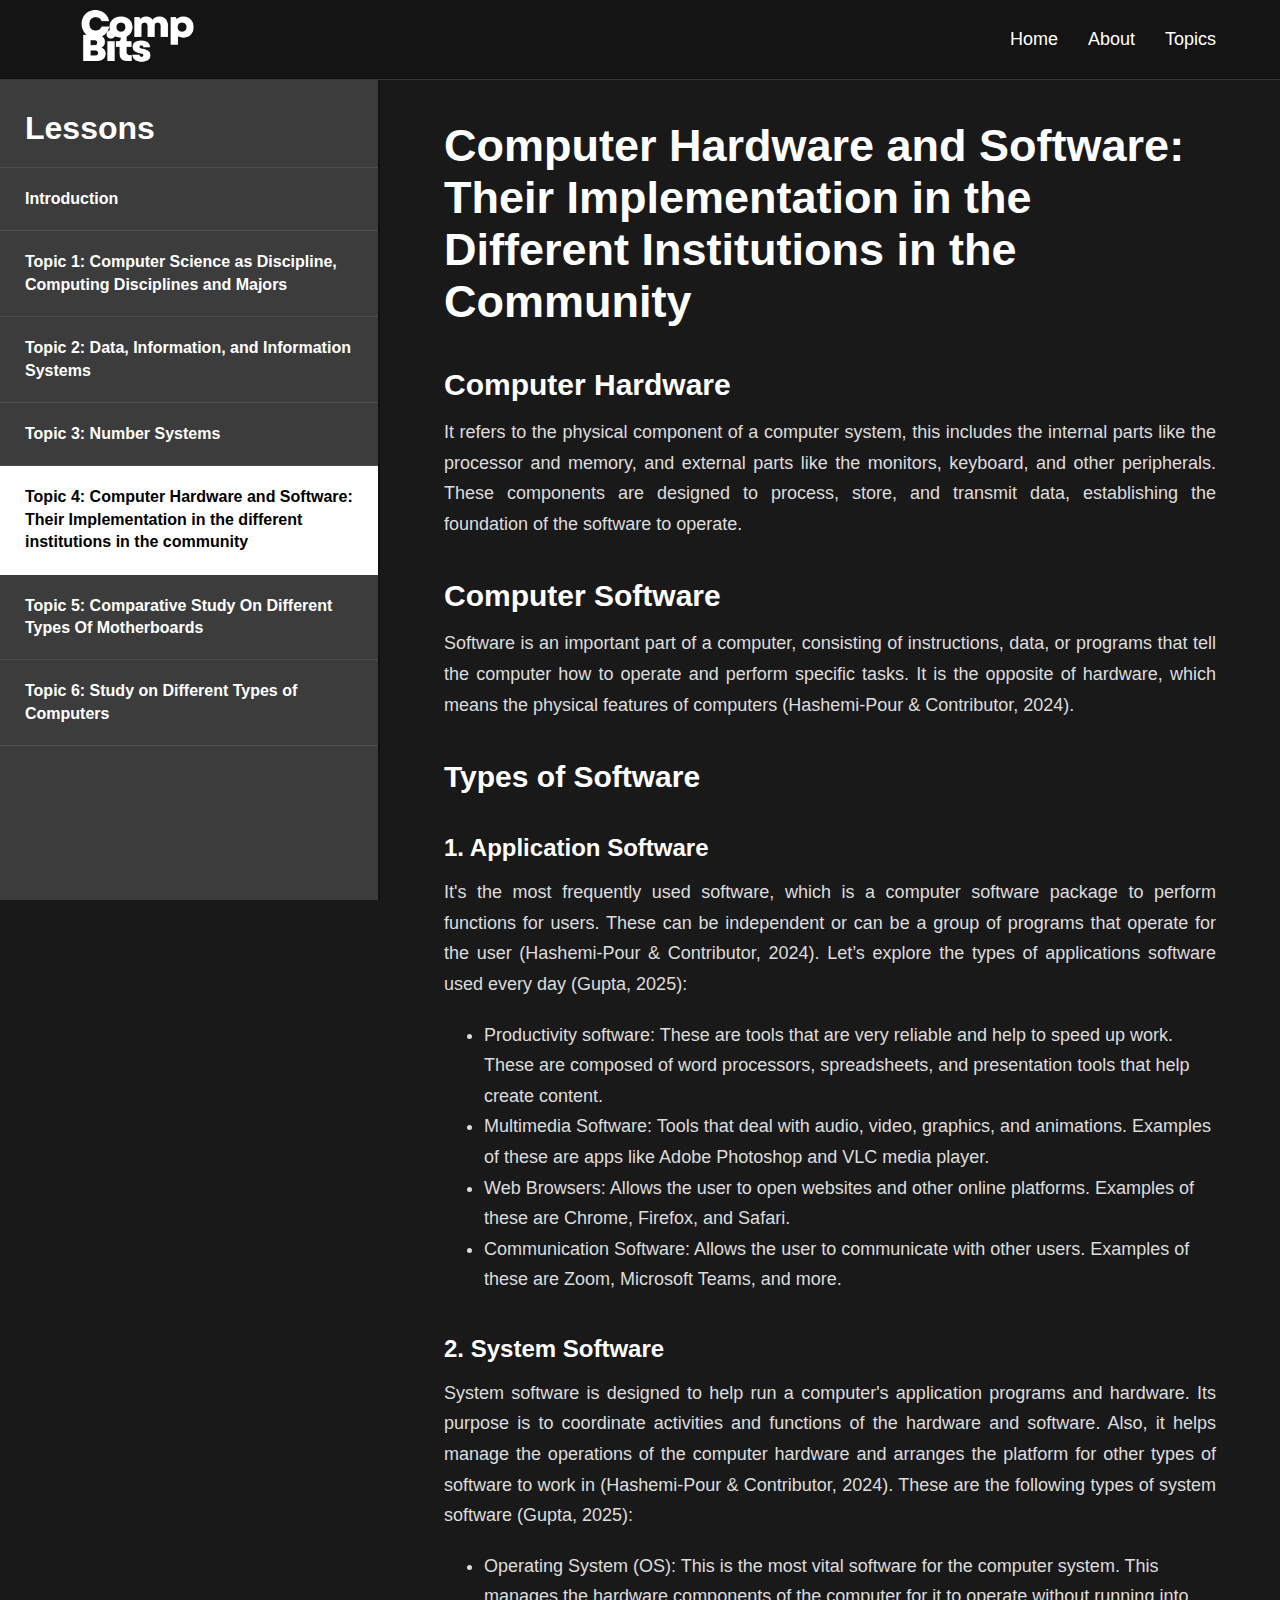
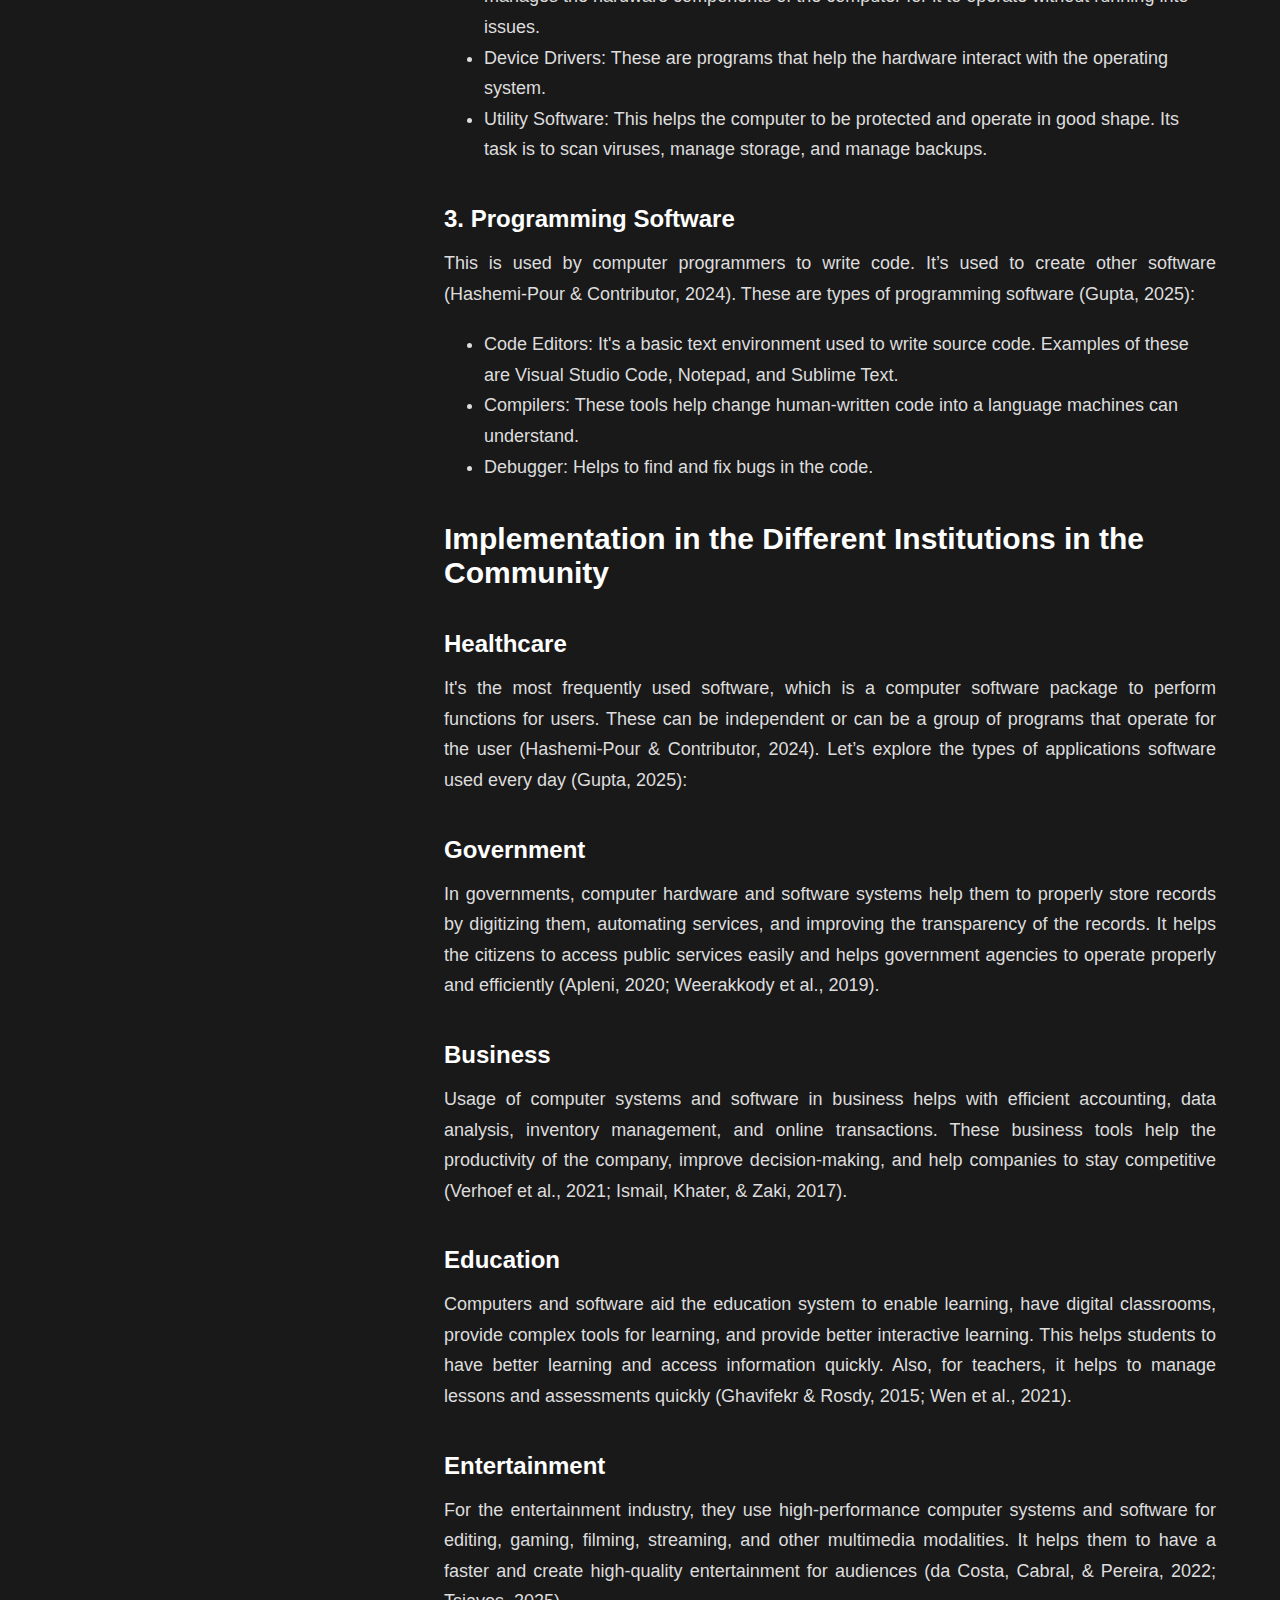
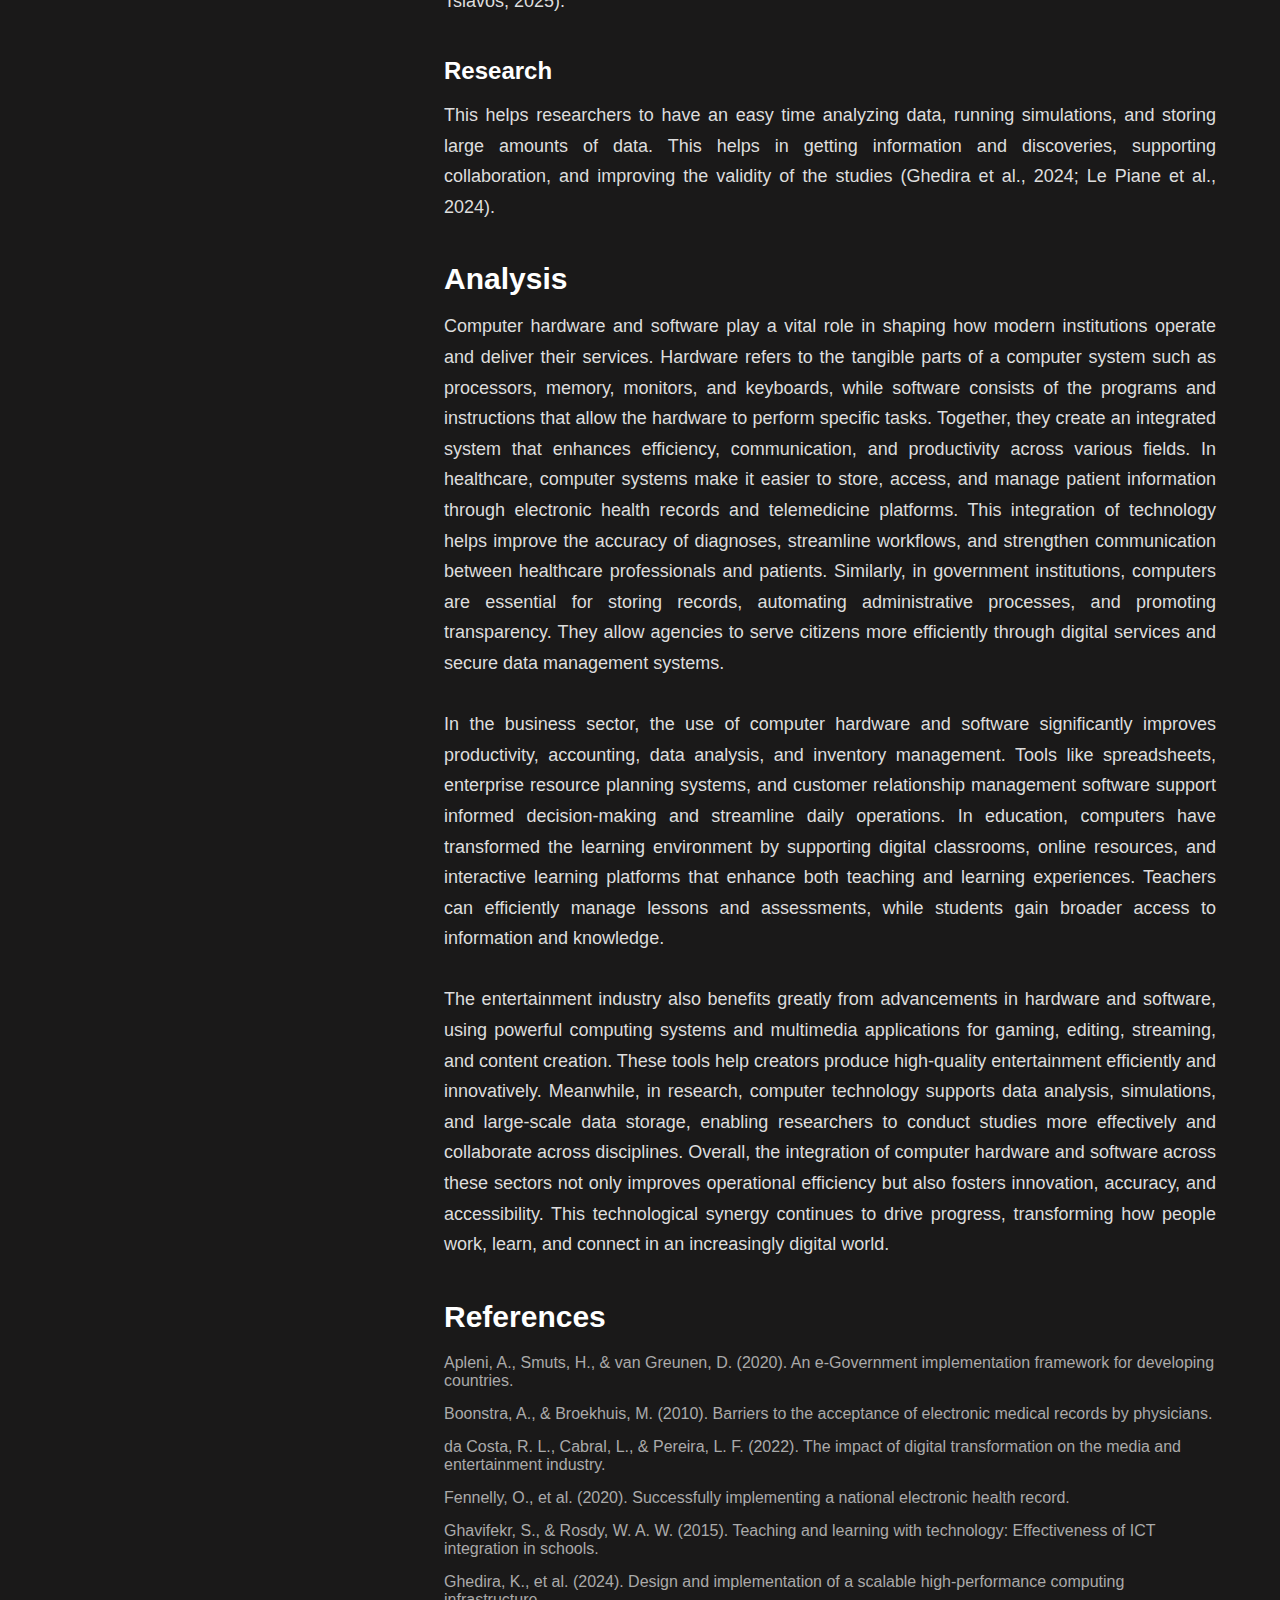
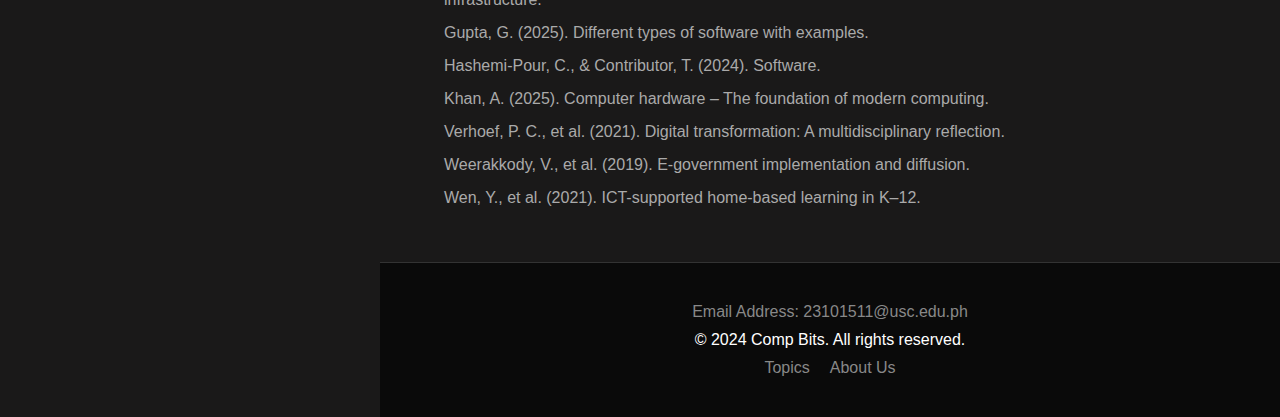
<file: topics4.html>
<!DOCTYPE html>
<html lang="en">
<head>
    <meta charset="UTF-8">
    <meta name="viewport" content="width=device-width, initial-scale=1.0">
    <title>Computing Bits | Computer Hardware and Software</title>
    <link rel="stylesheet" href="style7.css">
</head>
<body>

    <header class="header">
        <a href="index.html">
            <img src="Com Bits.png" alt="Comp Bits Logo" width="150">
        </a>
        <nav class="navbar">
            <ul> 
                <li><a href="index.html">Home</a></li>
                <li><a href="about.html">About</a></li>
                <li><a href="topics.html">Topics</a></li>
            </ul>
        </nav>
    </header>

    <div class="page-container">
        <aside class="btn-group">
            <h2 class="sidebar-title">Lessons</h2>
            <button onclick="document.location = 'topics.html'" class="button">Introduction</button>
            <button onclick="document.location = 'topics1.html'" class="button">Topic 1: Computer Science as Discipline, Computing Disciplines and Majors</button>
            <button onclick="document.location = 'topics2.html'" class="button">Topic 2: Data, Information, and Information Systems</button>
            <button onclick="document.location = 'topics3.html'" class="button">Topic 3: Number Systems</button>
            <button onclick="document.location = 'topics4.html'" class="button active">Topic 4: Computer Hardware and Software: Their Implementation in the different institutions in the community</button>
            <button onclick="document.location = 'topics5.html'" class="button">Topic 5: Comparative Study On Different Types Of Motherboards</button> 
            <button onclick="document.location = 'topics6.html'" class="button">Topic 6: Study on Different Types of Computers</button> 
        </aside>

        <main class="main-content">
            <h1 class="page-title">Computer Hardware and Software: <br> Their Implementation in the Different Institutions in the Community</h1>

            <section>
                <h2 class="section-heading">Computer Hardware</h2>
                <p class="description">
                    It refers to the physical component of a computer system, this includes the internal parts like the processor and memory, and external parts 
                    like the monitors, keyboard, and other peripherals. 
                    These components are designed to process, store, and transmit data, establishing the foundation of the software to operate.
                </p>
            </section>

            



            <section>
                <h2 class="section-heading">Computer Software</h2>
                <p class="description">
                    Software is an important part of a computer, consisting of instructions, data, or programs that tell the computer how to operate and perform specific tasks.
                    It is the opposite of hardware, which means the physical features of computers (Hashemi-Pour & Contributor, 2024).
                </p>
            </section>

            <section>
                <h2 class="section-heading">Types of Software</h2>
                
                <h3 class="section-heading" style="font-size: 24px;">1. Application Software</h3>
                <p class="description">
                    It's the most frequently used software, which is a computer software package to perform functions for users. These can be independent or can be a group of programs that operate for the user (Hashemi-Pour & Contributor, 2024). 
                    Let’s explore the types of applications software used every day (Gupta, 2025):
                </p>
                <ul class="description" style="margin-left: 40px; text-align: left;">
                    <li>Productivity software: These are tools that are very reliable and help to speed up work. These are composed of word processors, spreadsheets, and presentation tools that help create content.</li>
                    <li>Multimedia Software: Tools that deal with audio, video, graphics, and animations. Examples of these are apps like Adobe Photoshop and VLC media player.</li>
                    <li>Web Browsers: Allows the user to open websites and other online platforms. Examples of these are Chrome, Firefox, and Safari.</li>
                    <li>Communication Software: Allows the user to communicate with other users. Examples of these are Zoom, Microsoft Teams, and more.</li>
                </ul>

                <h3 class="section-heading" style="font-size: 24px;">2. System Software</h3>
                <p class="description">
                    System software is designed to help run a computer's application programs and hardware. 
                    Its purpose is to coordinate activities and functions of the hardware and software.
                    Also, it helps manage the operations of the computer hardware and arranges the platform for other types of software to work in (Hashemi-Pour & Contributor, 2024).
                    These are the following types of system software (Gupta, 2025):
                </p>
                <ul class="description" style="margin-left: 40px; text-align: left;">
                    <li>Operating System (OS): This is the most vital software for the computer system. This manages the hardware components of the computer for it to operate without running into issues.</li>
                    <li>Device Drivers: These are programs that help the hardware interact with the operating system.</li>
                    <li>Utility Software: This helps the computer to be protected and operate in good shape. Its task is to scan viruses, manage storage, and manage backups.</li>
                </ul>

                <h3 class="section-heading" style="font-size: 24px;">3. Programming Software</h3>
                <p class="description">
                    This is used by computer programmers to write code. It’s used to create other software (Hashemi-Pour & Contributor, 2024). 
                    These are types of programming software (Gupta, 2025):
                </p>
                <ul class="description" style="margin-left: 40px; text-align: left;">
                    <li>Code Editors: It's a basic text environment used to write source code. Examples of these are Visual Studio Code, Notepad, and Sublime Text.</li>
                    <li>Compilers: These tools help change human-written code into a language machines can understand.</li>
                    <li>Debugger: Helps to find and fix bugs in the code.</li>
                </ul>
            </section>

            <section>
                <h2 class="section-heading">Implementation in the Different Institutions in the Community</h2>

                <h3 class="section-heading" style="font-size: 24px;">Healthcare</h3>
                <p class="description">
                    It's the most frequently used software, which is a computer software package to perform functions for users. These can be independent or can be a group of programs that operate for the user (Hashemi-Pour & Contributor, 2024). 
                    Let’s explore the types of applications software used every day (Gupta, 2025):
                </p>

                <h3 class="section-heading" style="font-size: 24px;">Government</h3>
                <p class="description">
                    In governments, computer hardware and software systems help them to properly store records by digitizing them, automating services, and improving the transparency of the records. 
                    It helps the citizens to access public services easily and helps government agencies to operate properly and efficiently (Apleni, 2020; Weerakkody et al., 2019).
                </p>

                <h3 class="section-heading" style="font-size: 24px;">Business</h3>
                <p class="description">
                    Usage of computer systems and software in business helps with efficient accounting, data analysis, inventory management, and online transactions. 
                    These business tools help the productivity of the company, improve decision-making, and help companies to stay competitive (Verhoef et al., 2021; Ismail, Khater, & Zaki, 2017).
                </p>

                <h3 class="section-heading" style="font-size: 24px;">Education</h3>
                <p class="description">
                    Computers and software aid the education system to enable learning, have digital classrooms, provide complex tools for learning, and provide better interactive learning. This helps students to have better learning and access information quickly. 
                    Also, for teachers, it helps to manage lessons and assessments quickly (Ghavifekr & Rosdy, 2015; Wen et al., 2021).
                </p>

                <h3 class="section-heading" style="font-size: 24px;">Entertainment</h3>
                <p class="description">
                    For the entertainment industry, they use high-performance computer systems and software for editing, gaming, filming, streaming, and other multimedia modalities. 
                    It helps them to have a faster and create high-quality entertainment for audiences (da Costa, Cabral, & Pereira, 2022; Tsiavos, 2025).
                </p>

                <h3 class="section-heading" style="font-size: 24px;">Research</h3>
                <p class="description">
                    This helps researchers to have an easy time analyzing data, running simulations, and storing large amounts of data.
                    This helps in getting information and discoveries, supporting collaboration, and improving the validity of the studies (Ghedira et al., 2024; Le Piane et al., 2024).
                </p>
            </section>

            <section>
                <h2 class="section-heading">Analysis</h2>
                <p class="description">
                    Computer hardware and software play a vital role in shaping how modern institutions operate and deliver their services. Hardware refers to the tangible parts of a computer system such as processors, memory, monitors, and keyboards, while software consists of the programs and instructions that allow the hardware to perform specific tasks. Together, they create an integrated system that enhances efficiency, communication, and productivity across various fields. In healthcare, computer systems make it easier to store, access, and manage patient information through electronic health records and telemedicine platforms. This integration of technology helps improve the accuracy of diagnoses, streamline workflows, and strengthen communication between healthcare professionals and patients. Similarly, in government institutions, computers are essential for storing records, automating administrative processes, and promoting transparency. They allow agencies to serve citizens more efficiently through digital services and secure data management systems. <br> <br>

                    In the business sector, the use of computer hardware and software significantly improves productivity, accounting, data analysis, and inventory management. Tools like spreadsheets, enterprise resource planning systems, and customer relationship management software support informed decision-making and streamline daily operations. In education, computers have transformed the learning environment by supporting digital classrooms, online resources, and interactive learning platforms that enhance both teaching and learning experiences. Teachers can efficiently manage lessons and assessments, while students gain broader access to information and knowledge. <br> <br>

                    The entertainment industry also benefits greatly from advancements in hardware and software, using powerful computing systems and multimedia applications for gaming, editing, streaming, and content creation. These tools help creators produce high-quality entertainment efficiently and innovatively. Meanwhile, in research, computer technology supports data analysis, simulations, and large-scale data storage, enabling researchers to conduct studies more effectively and collaborate across disciplines. Overall, the integration of computer hardware and software across these sectors not only improves operational efficiency but also fosters innovation, accuracy, and accessibility. This technological synergy continues to drive progress, transforming how people work, learn, and connect in an increasingly digital world.
                </p>
            </section>

            <section>
                <h2 class="section-heading">References</h2>
                <ul class="reference-list">
                    <li><a href="https://doi.org/10.1002/isd2.12128" target="_blank">Apleni, A., Smuts, H., & van Greunen, D. (2020). An e-Government implementation framework for developing countries.</a></li>
                    <li><a href="https://doi.org/10.1186/1472-6963-14-556" target="_blank">Boonstra, A., & Broekhuis, M. (2010). Barriers to the acceptance of electronic medical records by physicians.</a></li>
                    <li><a href="https://doi.org/10.1504/IJEBR.2022.10039332" target="_blank">da Costa, R. L., Cabral, L., & Pereira, L. F. (2022). The impact of digital transformation on the media and entertainment industry.</a></li>
                    <li><a href="https://doi.org/10.1016/j.ijmedinf.2020.104281" target="_blank">Fennelly, O., et al. (2020). Successfully implementing a national electronic health record.</a></li>
                    <li><a href="https://doi.org/10.21890/ijres.23596" target="_blank">Ghavifekr, S., & Rosdy, W. A. W. (2015). Teaching and learning with technology: Effectiveness of ICT integration in schools.</a></li>
                    <li><a href="https://doi.org/10.1016/j.future.2024.01.012" target="_blank">Ghedira, K., et al. (2024). Design and implementation of a scalable high-performance computing infrastructure.</a></li>
                    <li><a href="https://www.squareboat.com/blog/different-types-of-software-with-examples" target="_blank">Gupta, G. (2025). Different types of software with examples.</a></li>
                    <li><a href="https://www.techtarget.com/searchapparchitecture/definition/software" target="_blank">Hashemi-Pour, C., & Contributor, T. (2024). Software.</a></li>
                    <li><a href="https://www.researchgate.net/publication/391645940_Computer_Hardware_-The_Foundation_of_Modern_Computing" target="_blank">Khan, A. (2025). Computer hardware – The foundation of modern computing.</a></li>
                    <li><a href="https://doi.org/10.1016/j.jbusres.2019.09.022" target="_blank">Verhoef, P. C., et al. (2021). Digital transformation: A multidisciplinary reflection.</a></li>
                    <li><a href="https://doi.org/10.1016/j.giq.2018.11.008" target="_blank">Weerakkody, V., et al. (2019). E-government implementation and diffusion.</a></li>
                    <li><a href="https://doi.org/10.1016/j.compedu.2021.104149" target="_blank">Wen, Y., et al. (2021). ICT-supported home-based learning in K–12.</a></li>
                </ul>
            </section>
        </main>
    </div>

    <footer class="footer">
        <div class="footer-content">
            <a href="mailto:23101511@usc.edu.ph">Email Address: 23101511@usc.edu.ph</a>
            <p>© 2024 Comp Bits. All rights reserved.</p>
            <ul class="footer-links">
                <li><a href="topics.html">Topics</a></li>
                <li><a href="about.html">About Us</a></li>
            </ul>
        </div>
    </footer>

</body>
</html>
</file>
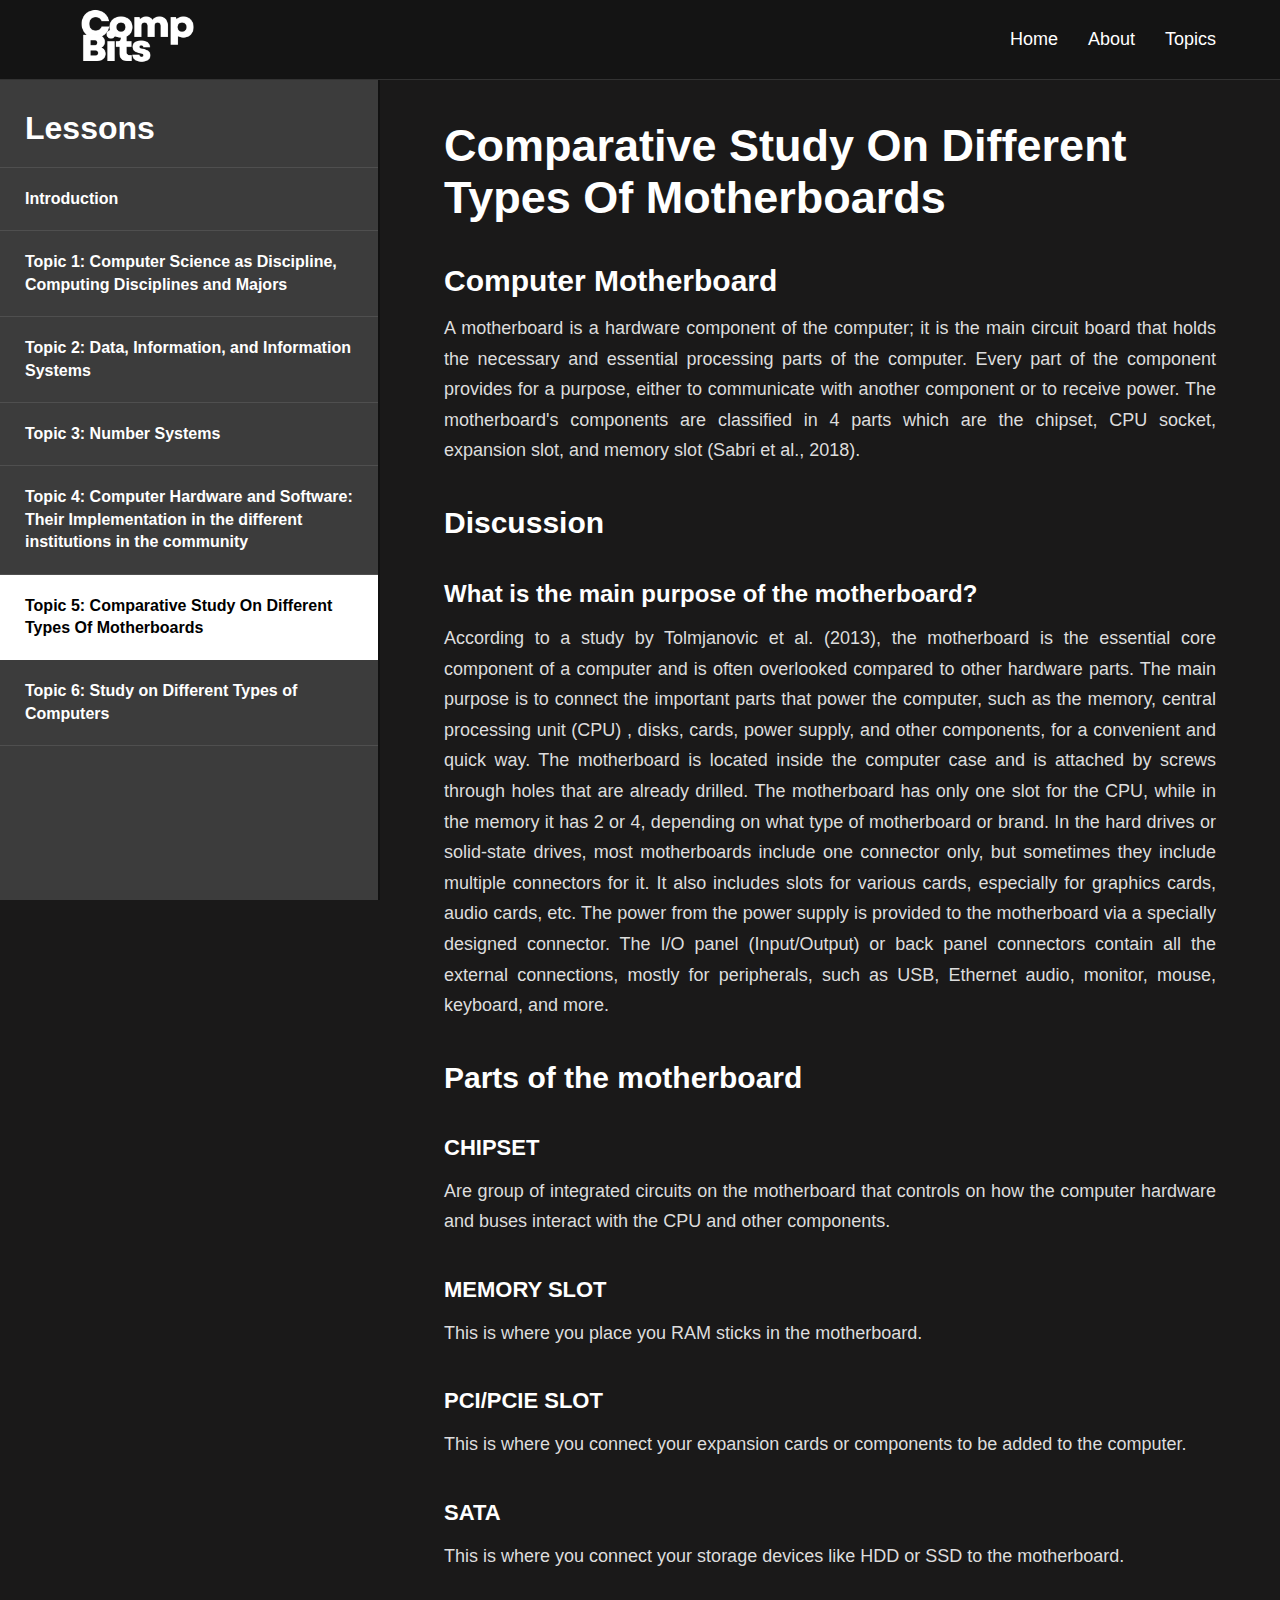
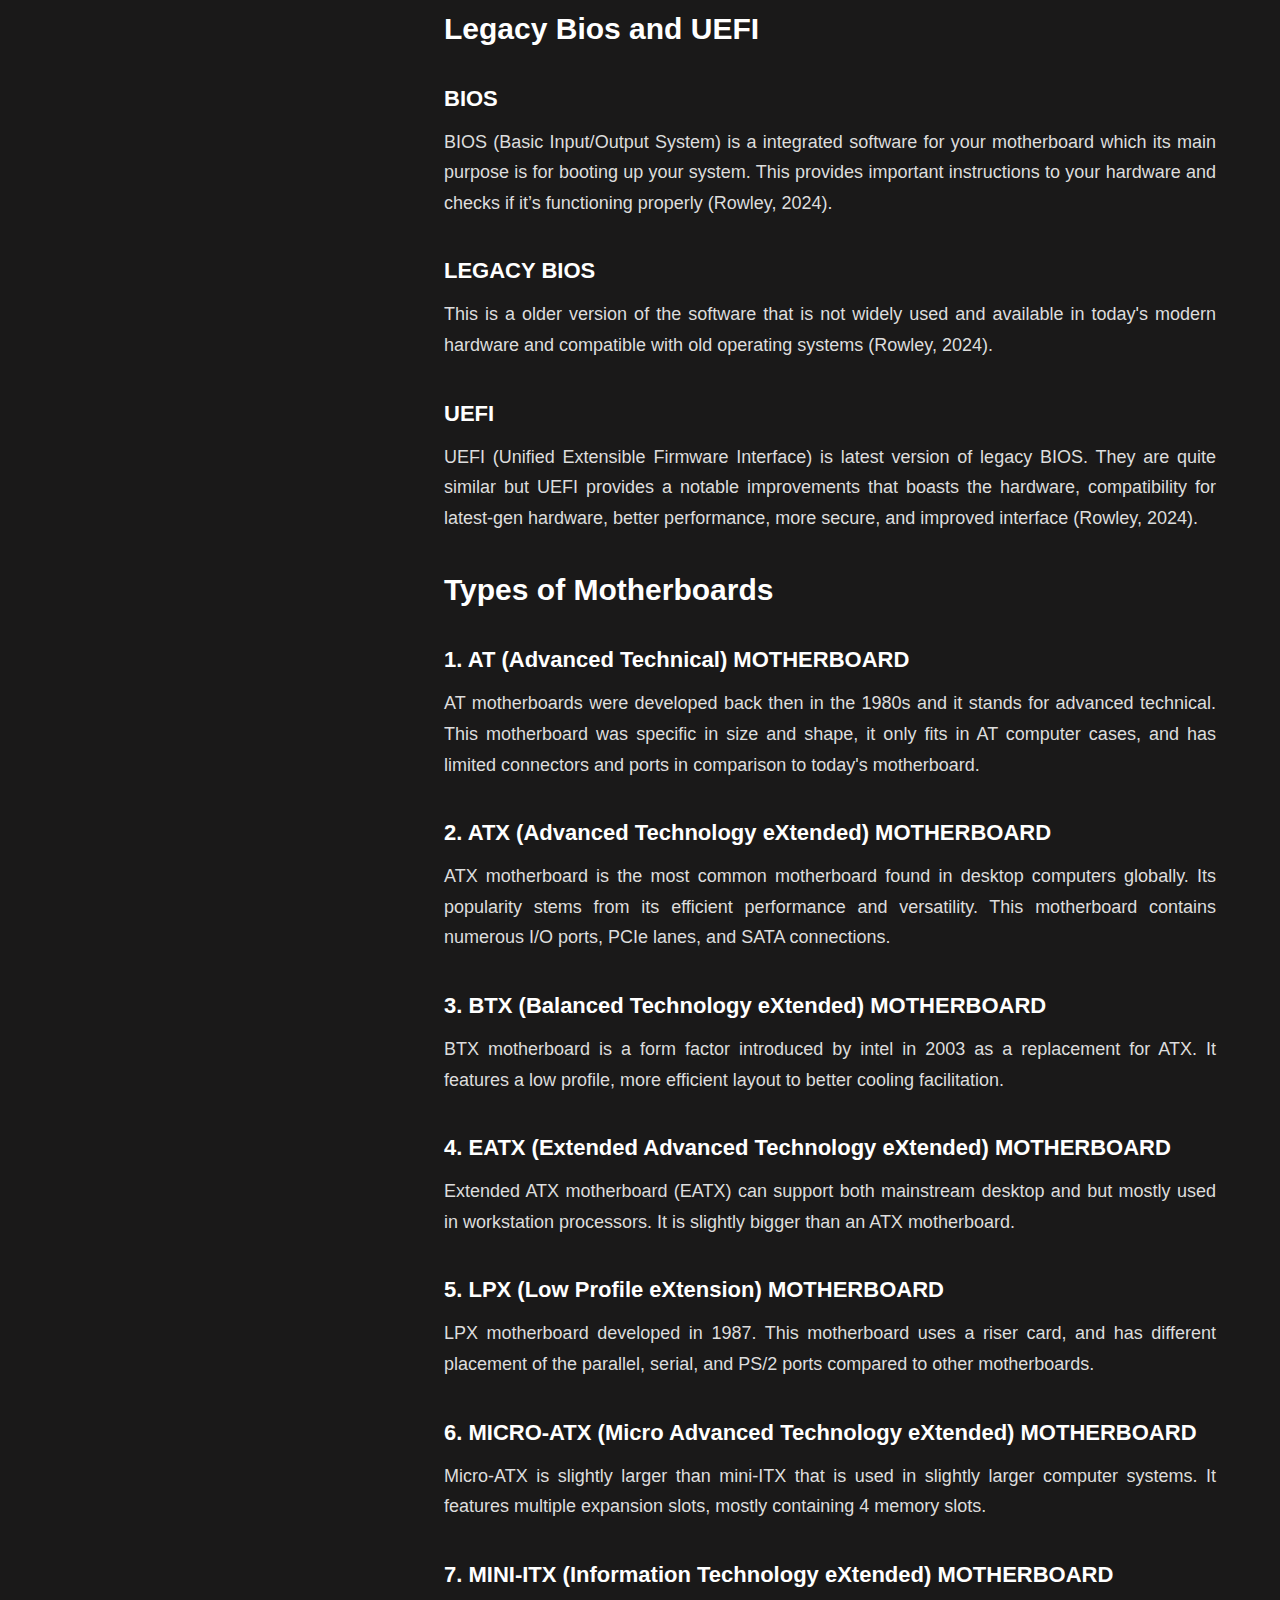
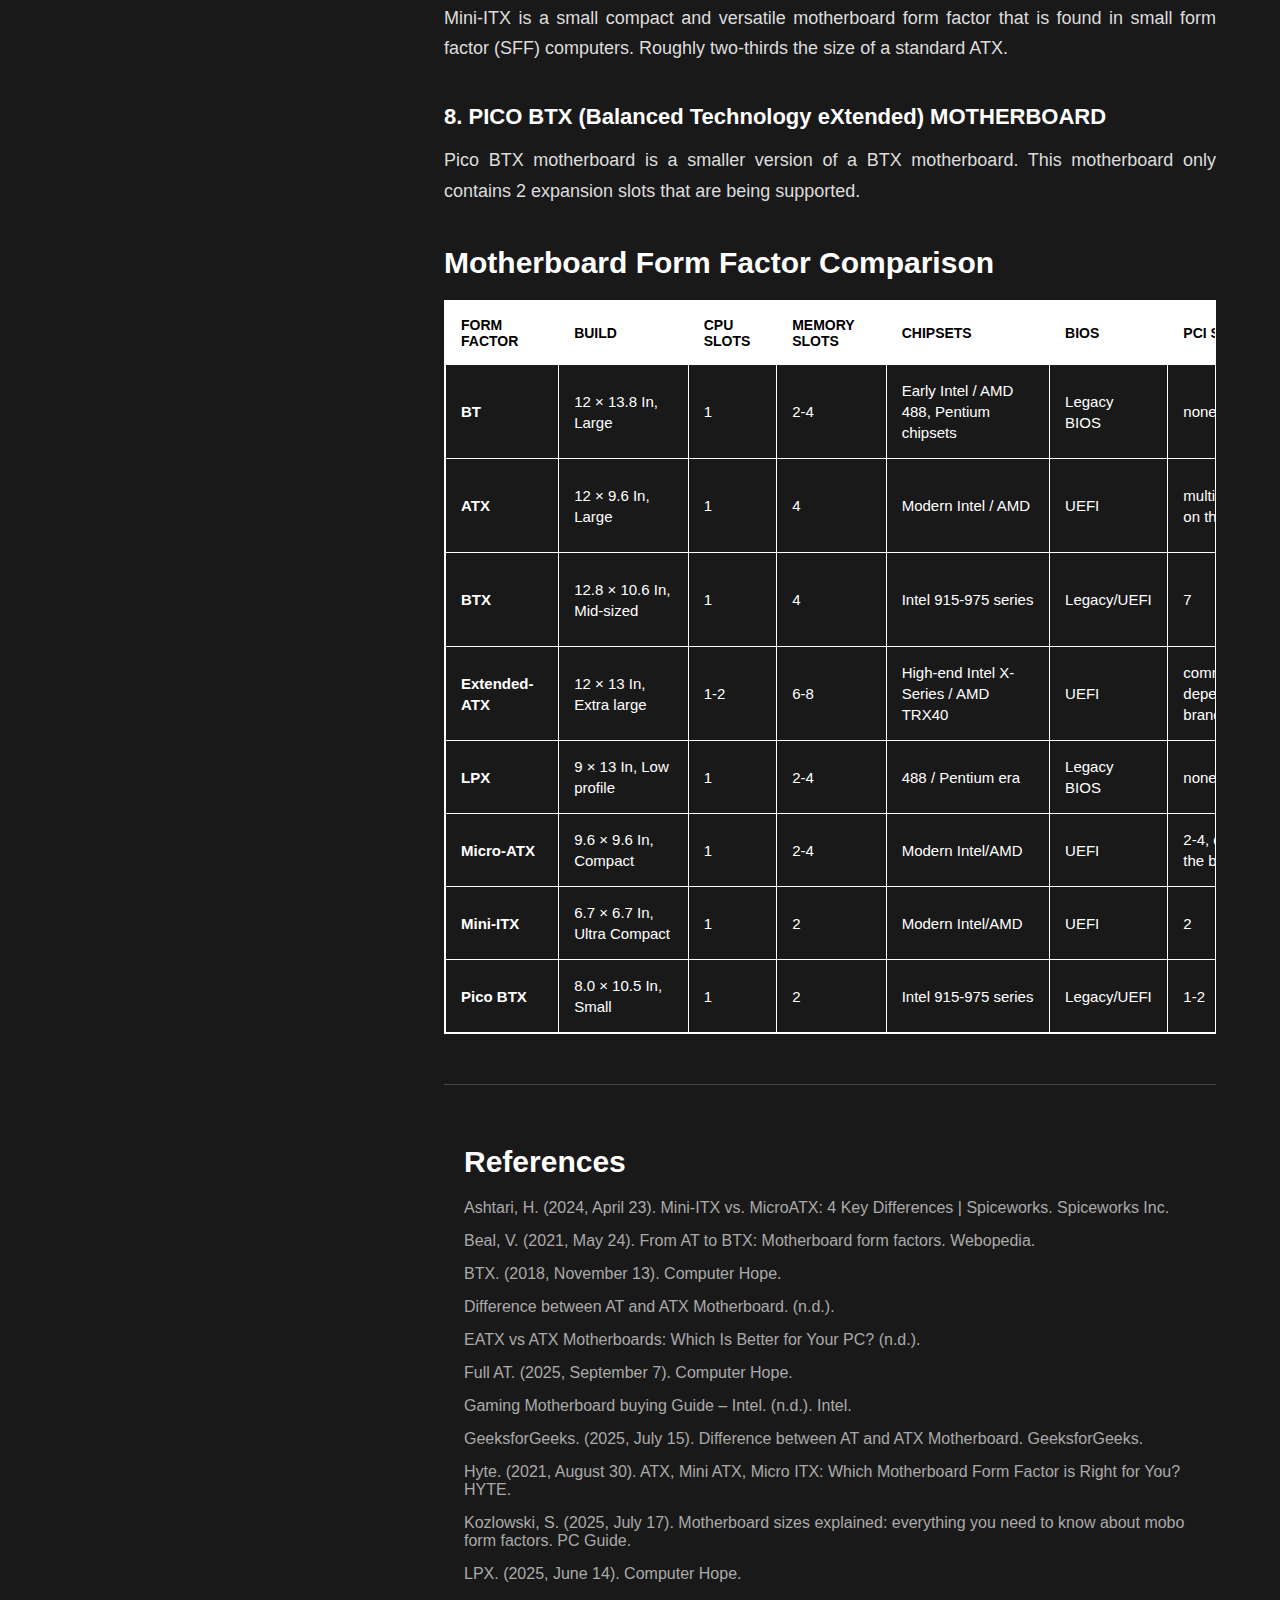
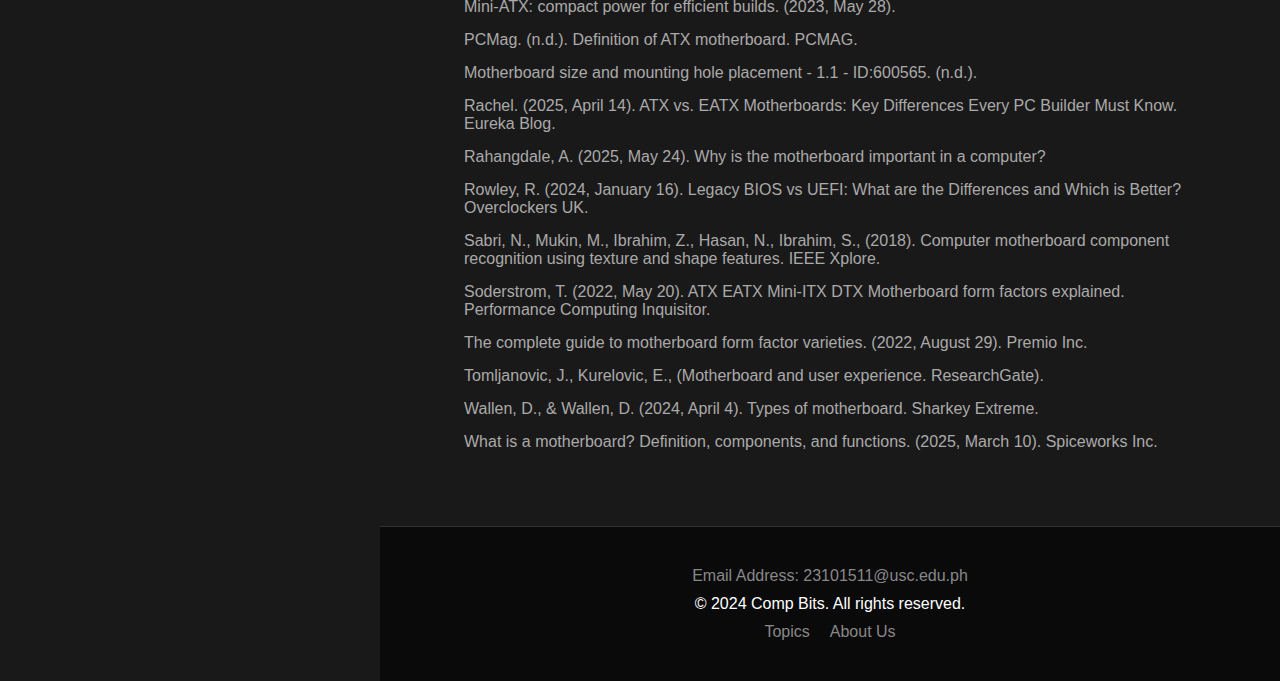
<file: topics5.html>
<!DOCTYPE html>
<html lang="en">
<head>
    <meta charset="UTF-8">
    <meta name="viewport" content="width=device-width, initial-scale=1.0">
    <title>Computing Bits | Comparative Study On Different Types Of Motherboards</title>
    <link rel="stylesheet" href="style8.css">
</head>
<body>

    <header class="header">
        <a href="index.html">
            <img src="Com Bits.png" alt="Comp Bits Logo" width="150">
        </a>
        <nav class="navbar">
            <ul> 
                <li><a href="index.html">Home</a></li>
                <li><a href="about.html">About</a></li>
                <li><a href="topics.html">Topics</a></li>
            </ul>
        </nav>
    </header>

    <div class="page-container">
        <aside class="btn-group">
            <h2 class="sidebar-title">Lessons</h2>
            <button onclick="document.location = 'topics.html'" class="button">Introduction</button>
            <button onclick="document.location = 'topics1.html'" class="button">Topic 1: Computer Science as Discipline, Computing Disciplines and Majors</button>
            <button onclick="document.location = 'topics2.html'" class="button">Topic 2: Data, Information, and Information Systems</button>
            <button onclick="document.location = 'topics3.html'" class="button">Topic 3: Number Systems</button>
            <button onclick="document.location = 'topics4.html'" class="button">Topic 4: Computer Hardware and Software: Their Implementation in the different institutions in the community</button>
            <button onclick="document.location = 'topics5.html'" class="button active">Topic 5: Comparative Study On Different Types Of Motherboards</button> 
            <button onclick="document.location = 'topics6.html'" class="button">Topic 6: Study on Different Types of Computers</button> 
        </aside>

        <main class="main-content">
            <h1 class="page-title">Comparative Study On Different Types Of Motherboards</h1>

            <section>
                <h2 class="section-heading">Computer Motherboard</h2>
                <p class="description">
                    A motherboard is a hardware component of the computer; it is the main circuit board that holds the necessary and essential processing parts of the computer. 
                    Every part of the component provides for a purpose, either to communicate with another component or to receive power. 
                    The motherboard's components are classified in 4 parts which are the chipset, CPU socket, expansion slot, and memory slot (Sabri et al., 2018).
                </p>
            </section>

            

            <section>
                <h2 class="section-heading">Discussion</h2>
                <h3 class="section-heading" style="font-size: 24px;">What is the main purpose of the motherboard?</h3>
                <p class="description">
                    According to a study by Tolmjanovic et al. (2013), the motherboard is the essential core component of a computer and is often overlooked compared to other hardware parts. 
                    The main purpose is to connect the important parts that power the computer, such as the memory, central processing unit (CPU) , disks, cards, power supply, and other components, for a 
                    convenient and quick way. The motherboard is located inside the computer case and is attached by screws through holes that are already drilled. The motherboard has only one slot for the CPU,
                    while in the memory it has 2 or 4, depending on what type of motherboard or brand. In the hard drives or solid-state drives, most motherboards include one connector only, 
                    but sometimes they include multiple connectors for it. It also includes slots for various cards, especially for graphics cards, audio cards, etc. 
                    The power from the power supply is provided to the motherboard via a specially designed connector. The I/O panel (Input/Output) or back panel connectors contain all the 
                    external connections, mostly for peripherals, such as USB, Ethernet audio, monitor, mouse, keyboard, and more.
                </p>
            </section>

            <section>
                <h2 class="section-heading">Parts of the motherboard</h2>
                
                <h3 class="section-heading" style="font-size: 22px;">CHIPSET</h3>
                <p class="description">Are group of integrated circuits on the motherboard that controls on how the computer hardware and buses interact with the CPU and other components.</p>

                <h3 class="section-heading" style="font-size: 22px;">MEMORY SLOT</h3>
                <p class="description">This is where you place you RAM sticks in the motherboard.</p>

                <h3 class="section-heading" style="font-size: 22px;">PCI/PCIE SLOT</h3>
                <p class="description">This is where you connect your expansion cards or components to be added to the computer.</p>

                <h3 class="section-heading" style="font-size: 22px;">SATA</h3>
                <p class="description">This is where you connect your storage devices like HDD or SSD to the motherboard.</p>
            </section>

            <section>
                <h2 class="section-heading">Legacy Bios and UEFI</h2>
                <h3 class="section-heading" style="font-size: 22px;">BIOS</h3>
                <p class="description">BIOS (Basic Input/Output System) is a integrated software for your motherboard which its main purpose is for booting up your system. 
                This provides important instructions to your hardware and checks if it’s functioning properly (Rowley, 2024).</p>

                <h3 class="section-heading" style="font-size: 22px;">LEGACY BIOS</h3>
                <p class="description">This is a older version of the software that is not widely used and available in today's modern hardware and compatible with old operating systems (Rowley, 2024).</p>

                <h3 class="section-heading" style="font-size: 22px;">UEFI</h3>
                <p class="description">UEFI (Unified Extensible Firmware Interface) is latest version of legacy BIOS. They are quite similar but UEFI provides a notable improvements that boasts the hardware, 
                compatibility for latest-gen hardware, better performance, more secure, and improved interface (Rowley, 2024).</p>
            </section>

            <section>
                <h2 class="section-heading">Types of Motherboards</h2>
                
                <h3 class="section-heading" style="font-size: 22px;">1. AT (Advanced Technical) MOTHERBOARD</h3>
                <p class="description">AT motherboards were developed back then in the 1980s and it stands for advanced technical. This motherboard was specific in size and shape, it only fits in AT computer cases, and has limited connectors and ports in comparison to today's motherboard.</p>

                <h3 class="section-heading" style="font-size: 22px;">2. ATX (Advanced Technology eXtended) MOTHERBOARD</h3>
                <p class="description">ATX motherboard is the most common motherboard found in desktop computers globally. Its popularity stems from its efficient performance and versatility. This motherboard contains numerous I/O ports, PCIe lanes, and SATA connections.</p>

                <h3 class="section-heading" style="font-size: 22px;">3. BTX (Balanced Technology eXtended) MOTHERBOARD</h3>
                <p class="description">BTX motherboard is a form factor introduced by intel in 2003 as a replacement for ATX. It features a low profile, more efficient layout to better cooling facilitation.</p>

                <h3 class="section-heading" style="font-size: 22px;">4. EATX (Extended Advanced Technology eXtended) MOTHERBOARD</h3>
                <p class="description">Extended ATX motherboard (EATX) can support both mainstream desktop and but mostly used in workstation processors. It is slightly bigger than an ATX motherboard.</p>

                <h3 class="section-heading" style="font-size: 22px;">5. LPX (Low Profile eXtension) MOTHERBOARD</h3>
                <p class="description">LPX motherboard developed in 1987. This motherboard uses a riser card, and has different placement of the parallel, serial, and PS/2 ports compared to other motherboards.</p>

                <h3 class="section-heading" style="font-size: 22px;">6. MICRO-ATX (Micro Advanced Technology eXtended) MOTHERBOARD</h3>
                <p class="description">Micro-ATX is slightly larger than mini-ITX that is used in slightly larger computer systems. It features multiple expansion slots, mostly containing 4 memory slots.</p>

                <h3 class="section-heading" style="font-size: 22px;">7. MINI-ITX (Information Technology eXtended) MOTHERBOARD</h3>
                <p class="description">Mini-ITX is a small compact and versatile motherboard form factor that is found in small form factor (SFF) computers. Roughly two-thirds the size of a standard ATX.</p>

                <h3 class="section-heading" style="font-size: 22px;">8. PICO BTX (Balanced Technology eXtended) MOTHERBOARD</h3>
                <p class="description">Pico BTX motherboard is a smaller version of a BTX motherboard. This motherboard only contains 2 expansion slots that are being supported.</p>
            </section>

            <section>
    <h2 class="section-heading">Motherboard Form Factor Comparison</h2>
    <div class="table-container" style="overflow-x: auto; margin: 20px 0; border: 1px solid white;">
        <table style="width: 100%; border-collapse: collapse; min-width: 1200px; text-align: left;">
            <thead>
                <tr style="background-color: white; color: black; font-weight: bold; text-transform: uppercase; font-size: 14px;">
                    <th style="padding: 15px; border: 1px solid white;">Form Factor</th>
                    <th style="padding: 15px; border: 1px solid white;">Build</th>
                    <th style="padding: 15px; border: 1px solid white;">CPU Slots</th>
                    <th style="padding: 15px; border: 1px solid white;">Memory Slots</th>
                    <th style="padding: 15px; border: 1px solid white;">Chipsets</th>
                    <th style="padding: 15px; border: 1px solid white;">BIOS</th>
                    <th style="padding: 15px; border: 1px solid white;">PCI Slots</th>
                    <th style="padding: 15px; border: 1px solid white;">SATA</th>
                    <th style="padding: 15px; border: 1px solid white;">Built-in Features</th>
                </tr>
            </thead>
            <tbody style="color: white; font-size: 15px; line-height: 1.4;">
                <tr>
                    <td style="padding: 15px; border: 1px solid white; font-weight: bold;">BT</td>
                    <td style="padding: 15px; border: 1px solid white;">12 × 13.8 In, Large</td>
                    <td style="padding: 15px; border: 1px solid white;">1</td>
                    <td style="padding: 15px; border: 1px solid white;">2-4</td>
                    <td style="padding: 15px; border: 1px solid white;">Early Intel / AMD 488, Pentium chipsets</td>
                    <td style="padding: 15px; border: 1px solid white;">Legacy BIOS</td>
                    <td style="padding: 15px; border: 1px solid white;">none</td>
                    <td style="padding: 15px; border: 1px solid white;">none</td>
                    <td style="padding: 15px; border: 1px solid white;">Limited I/O, no USB, large power connector</td>
                </tr>
                <tr>
                    <td style="padding: 15px; border: 1px solid white; font-weight: bold;">ATX</td>
                    <td style="padding: 15px; border: 1px solid white;">12 × 9.6 In, Large</td>
                    <td style="padding: 15px; border: 1px solid white;">1</td>
                    <td style="padding: 15px; border: 1px solid white;">4</td>
                    <td style="padding: 15px; border: 1px solid white;">Modern Intel / AMD</td>
                    <td style="padding: 15px; border: 1px solid white;">UEFI</td>
                    <td style="padding: 15px; border: 1px solid white;">multiple, depends on the brand</td>
                    <td style="padding: 15px; border: 1px solid white;">7 SATA, 1-3 M.2</td>
                    <td style="padding: 15px; border: 1px solid white;">Balanced features, mainstream desktop board</td>
                </tr>
                <tr>
                    <td style="padding: 15px; border: 1px solid white; font-weight: bold;">BTX</td>
                    <td style="padding: 15px; border: 1px solid white;">12.8 × 10.6 In, Mid-sized</td>
                    <td style="padding: 15px; border: 1px solid white;">1</td>
                    <td style="padding: 15px; border: 1px solid white;">4</td>
                    <td style="padding: 15px; border: 1px solid white;">Intel 915-975 series</td>
                    <td style="padding: 15px; border: 1px solid white;">Legacy/UEFI</td>
                    <td style="padding: 15px; border: 1px solid white;">7</td>
                    <td style="padding: 15px; border: 1px solid white;">4 SATA</td>
                    <td style="padding: 15px; border: 1px solid white;">Improved airflow, front-to-back cooling layout</td>
                </tr>
                <tr>
                    <td style="padding: 15px; border: 1px solid white; font-weight: bold;">Extended-ATX</td>
                    <td style="padding: 15px; border: 1px solid white;">12 × 13 In, Extra large</td>
                    <td style="padding: 15px; border: 1px solid white;">1-2</td>
                    <td style="padding: 15px; border: 1px solid white;">6-8</td>
                    <td style="padding: 15px; border: 1px solid white;">High-end Intel X-Series / AMD TRX40</td>
                    <td style="padding: 15px; border: 1px solid white;">UEFI</td>
                    <td style="padding: 15px; border: 1px solid white;">commonly 7, but depends on the brand</td>
                    <td style="padding: 15px; border: 1px solid white;">8-10 SATA, multiple NVMe M.2</td>
                    <td style="padding: 15px; border: 1px solid white;">Dual CPU, more DIMMs, multiple GPUs</td>
                </tr>
                <tr>
                    <td style="padding: 15px; border: 1px solid white; font-weight: bold;">LPX</td>
                    <td style="padding: 15px; border: 1px solid white;">9 × 13 In, Low profile</td>
                    <td style="padding: 15px; border: 1px solid white;">1</td>
                    <td style="padding: 15px; border: 1px solid white;">2-4</td>
                    <td style="padding: 15px; border: 1px solid white;">488 / Pentium era</td>
                    <td style="padding: 15px; border: 1px solid white;">Legacy BIOS</td>
                    <td style="padding: 15px; border: 1px solid white;">none</td>
                    <td style="padding: 15px; border: 1px solid white;">none</td>
                    <td style="padding: 15px; border: 1px solid white;">Compact, rear I/O riser design</td>
                </tr>
                <tr>
                    <td style="padding: 15px; border: 1px solid white; font-weight: bold;">Micro-ATX</td>
                    <td style="padding: 15px; border: 1px solid white;">9.6 × 9.6 In, Compact</td>
                    <td style="padding: 15px; border: 1px solid white;">1</td>
                    <td style="padding: 15px; border: 1px solid white;">2-4</td>
                    <td style="padding: 15px; border: 1px solid white;">Modern Intel/AMD</td>
                    <td style="padding: 15px; border: 1px solid white;">UEFI</td>
                    <td style="padding: 15px; border: 1px solid white;">2-4, depends on the brand</td>
                    <td style="padding: 15px; border: 1px solid white;">4 SATA, 1-2 M.2</td>
                    <td style="padding: 15px; border: 1px solid white;">Compact, fewer expansion slots</td>
                </tr>
                <tr>
                    <td style="padding: 15px; border: 1px solid white; font-weight: bold;">Mini-ITX</td>
                    <td style="padding: 15px; border: 1px solid white;">6.7 × 6.7 In, Ultra Compact</td>
                    <td style="padding: 15px; border: 1px solid white;">1</td>
                    <td style="padding: 15px; border: 1px solid white;">2</td>
                    <td style="padding: 15px; border: 1px solid white;">Modern Intel/AMD</td>
                    <td style="padding: 15px; border: 1px solid white;">UEFI</td>
                    <td style="padding: 15px; border: 1px solid white;">2</td>
                    <td style="padding: 15px; border: 1px solid white;">2-4 SATA, 1-2 M.2</td>
                    <td style="padding: 15px; border: 1px solid white;">Integrated audio, LAN, Wi-Fi</td>
                </tr>
                <tr>
                    <td style="padding: 15px; border: 1px solid white; font-weight: bold;">Pico BTX</td>
                    <td style="padding: 15px; border: 1px solid white;">8.0 × 10.5 In, Small</td>
                    <td style="padding: 15px; border: 1px solid white;">1</td>
                    <td style="padding: 15px; border: 1px solid white;">2</td>
                    <td style="padding: 15px; border: 1px solid white;">Intel 915-975 series</td>
                    <td style="padding: 15px; border: 1px solid white;">Legacy/UEFI</td>
                    <td style="padding: 15px; border: 1px solid white;">1-2</td>
                    <td style="padding: 15px; border: 1px solid white;">2-4 SATA</td>
                    <td style="padding: 15px; border: 1px solid white;">Efficient airflow, compact BTX variant</td>
                </tr>
            </table>
        </div>
    <section class="references-section" style="margin-top: 50px; padding: 20px; border-top: 1px solid #444;">
    <h2 class="section-heading">References</h2>
    <ul class="reference-list">
        <li>
            <a href="https://www.spiceworks.com/tech/tech-general/articles/mini-itx-vs-microatx/" target="_blank">
                Ashtari, H. (2024, April 23). Mini-ITX vs. MicroATX: 4 Key Differences | Spiceworks. Spiceworks Inc.
            </a>
        </li>
        <li>
            <a href="https://www.webopedia.com/insights/motherboard-form-factors/" target="_blank">
                Beal, V. (2021, May 24). From AT to BTX: Motherboard form factors. Webopedia.
            </a>
        </li>
        <li>
            <a href="https://www.computerhope.com/jargon/b/btx.htm" target="_blank">
                BTX. (2018, November 13). Computer Hope.
            </a>
        </li>
        <li>
            <a href="https://www.tutorialspoint.com/difference-between-at-and-atx-motherboard" target="_blank">
                Difference between AT and ATX Motherboard. (n.d.).
            </a>
        </li>
        <li>
            <a href="https://gamemaxpc.com/pc-case-news/6174.html" target="_blank">
                EATX vs ATX Motherboards: Which Is Better for Your PC? (n.d.).
            </a>
        </li>
        <li>
            <a href="https://www.computerhope.com/jargon/f/fullat.htm" target="_blank">
                Full AT. (2025, September 7). Computer Hope.
            </a>
        </li>
        <li>
            <a href="https://www.intel.com/content/www/us/en/gaming/resources/how-to-choose-a-motherboard.html" target="_blank">
                Gaming Motherboard buying Guide – Intel. (n.d.). Intel.
            </a>
        </li>
        <li>
            <a href="https://www.geeksforgeeks.org/computer-organization-architecture/difference-between-at-and-atx-motherboard/" target="_blank">
                GeeksforGeeks. (2025, July 15). Difference between AT and ATX Motherboard. GeeksforGeeks.
            </a>
        </li>
        <li>
            <a href="https://hyte.com/blog/atx-mini-atx-micro-itx-motherboard-form-factor-right-you?srsltid=AfmBOoqyBOzlEBeVg7IgE7oSZ61qyUugcCPKJmjDKUeL93sYK2XspJ2X&zCountry=PH" target="_blank">
                Hyte. (2021, August 30). ATX, Mini ATX, Micro ITX: Which Motherboard Form Factor is Right for You? HYTE.
            </a>
        </li>
        <li>
            <a href="https://www.pcguide.com/motherboard/faq/sizes-form-factor-explained/" target="_blank">
                Kozlowski, S. (2025, July 17). Motherboard sizes explained: everything you need to know about mobo form factors. PC Guide.
            </a>
        </li>
        <li>
            <a href="https://www.computerhope.com/jargon/l/lpx.htm" target="_blank">
                LPX. (2025, June 14). Computer Hope.
            </a>
        </li>
        <li>
            <a href="https://www.lenovo.com/us/en/glossary/mini-atx/?orgRef=https%253A%252F%252Fwww.google.com%252F" target="_blank">
                Mini-ATX: compact power for efficient builds. (2023, May 28).
            </a>
        </li>
        <li>
            <a href="https://www.pcmag.com/encyclopedia/term/atx-motherboard" target="_blank">
                PCMag. (n.d.). Definition of ATX motherboard. PCMAG.
            </a>
        </li>
        <li>
            <a href="https://edc.intel.com/content/www/tw/zh/design/publications/balanced-technology-extended-btx-interface-specification-update-rev-1-1/motherboard-size-and-mounting-hole-placement/" target="_blank">
                Motherboard size and mounting hole placement - 1.1 - ID:600565. (n.d.).
            </a>
        </li>
        <li>
            <a href="https://eureka.patsnap.com/blog/eatx-vs-atx-motherboard-comparison/" target="_blank">
                Rachel. (2025, April 14). ATX vs. EATX Motherboards: Key Differences Every PC Builder Must Know. Eureka Blog.
            </a>
        </li>
        <li>
            <a href="https://computerstudynotes.com/computerfundamentals-why-is-the-motherboard-important-in-a-computer/" target="_blank">
                Rahangdale, A. (2025, May 24). Why is the motherboard important in a computer?
            </a>
        </li>
        <li>
            <a href="https://www.overclockers.co.uk/blog/legacy-bios-vs-uefi-what-are-the-differences-and-which-is-better/" target="_blank">
                Rowley, R. (2024, January 16). Legacy BIOS vs UEFI: What are the Differences and Which is Better? Overclockers UK.
            </a>
        </li>
        <li>
            <a href="https://ieeexplore.ieee.org/abstract/document/8657579" target="_blank">
                Sabri, N., Mukin, M., Ibrahim, Z., Hasan, N., Ibrahim, S., (2018). Computer motherboard component recognition using texture and shape features. IEEE Xplore.
            </a>
        </li>
        <li>
            <a href="https://pcinq.com/pc-motherboard-form-factors-explained/?utm_source=chatgpt.com" target="_blank">
                Soderstrom, T. (2022, May 20). ATX EATX Mini-ITX DTX Motherboard form factors explained. Performance Computing Inquisitor.
            </a>
        </li>
        <li>
            <a href="https://premioinc.com/blogs/blog/motherboard-form-factors" target="_blank">
                The complete guide to motherboard form factor varieties. (2022, August 29). Premio Inc.
            </a>
        </li>
        <li>
            <a href="https://www.researchgate.net/publication/261424537_Motherboard_and_user_experience" target="_blank">
                Tomljanovic, J., Kurelovic, E., (Motherboard and user experience. ResearchGate).
            </a>
        </li>
        <li>
            <a href="https://www.sharkeyextreme.com/guides/mhgsbg/article.php/10707_3373781__5" target="_blank">
                Wallen, D., & Wallen, D. (2024, April 4). Types of motherboard. Sharkey Extreme.
            </a>
        </li>
        <li>
            <a href="https://www.spiceworks.com/tech/hardware/articles/what-is-motherboard" target="_blank">
                What is a motherboard? Definition, components, and functions. (2025, March 10). Spiceworks Inc.
            </a>
        </li>
    </ul>
</section>
        </main>
    </div>

    <footer class="footer">
        <div class="footer-content">
            <a href="mailto:23101511@usc.edu.ph">Email Address: 23101511@usc.edu.ph</a>
            <p>© 2024 Comp Bits. All rights reserved.</p>
            <ul class="footer-links">
                <li><a href="topics.html">Topics</a></li>
                <li><a href="about.html">About Us</a></li>
            </ul>
        </div>
    </footer>

</body>
</html>
</file>
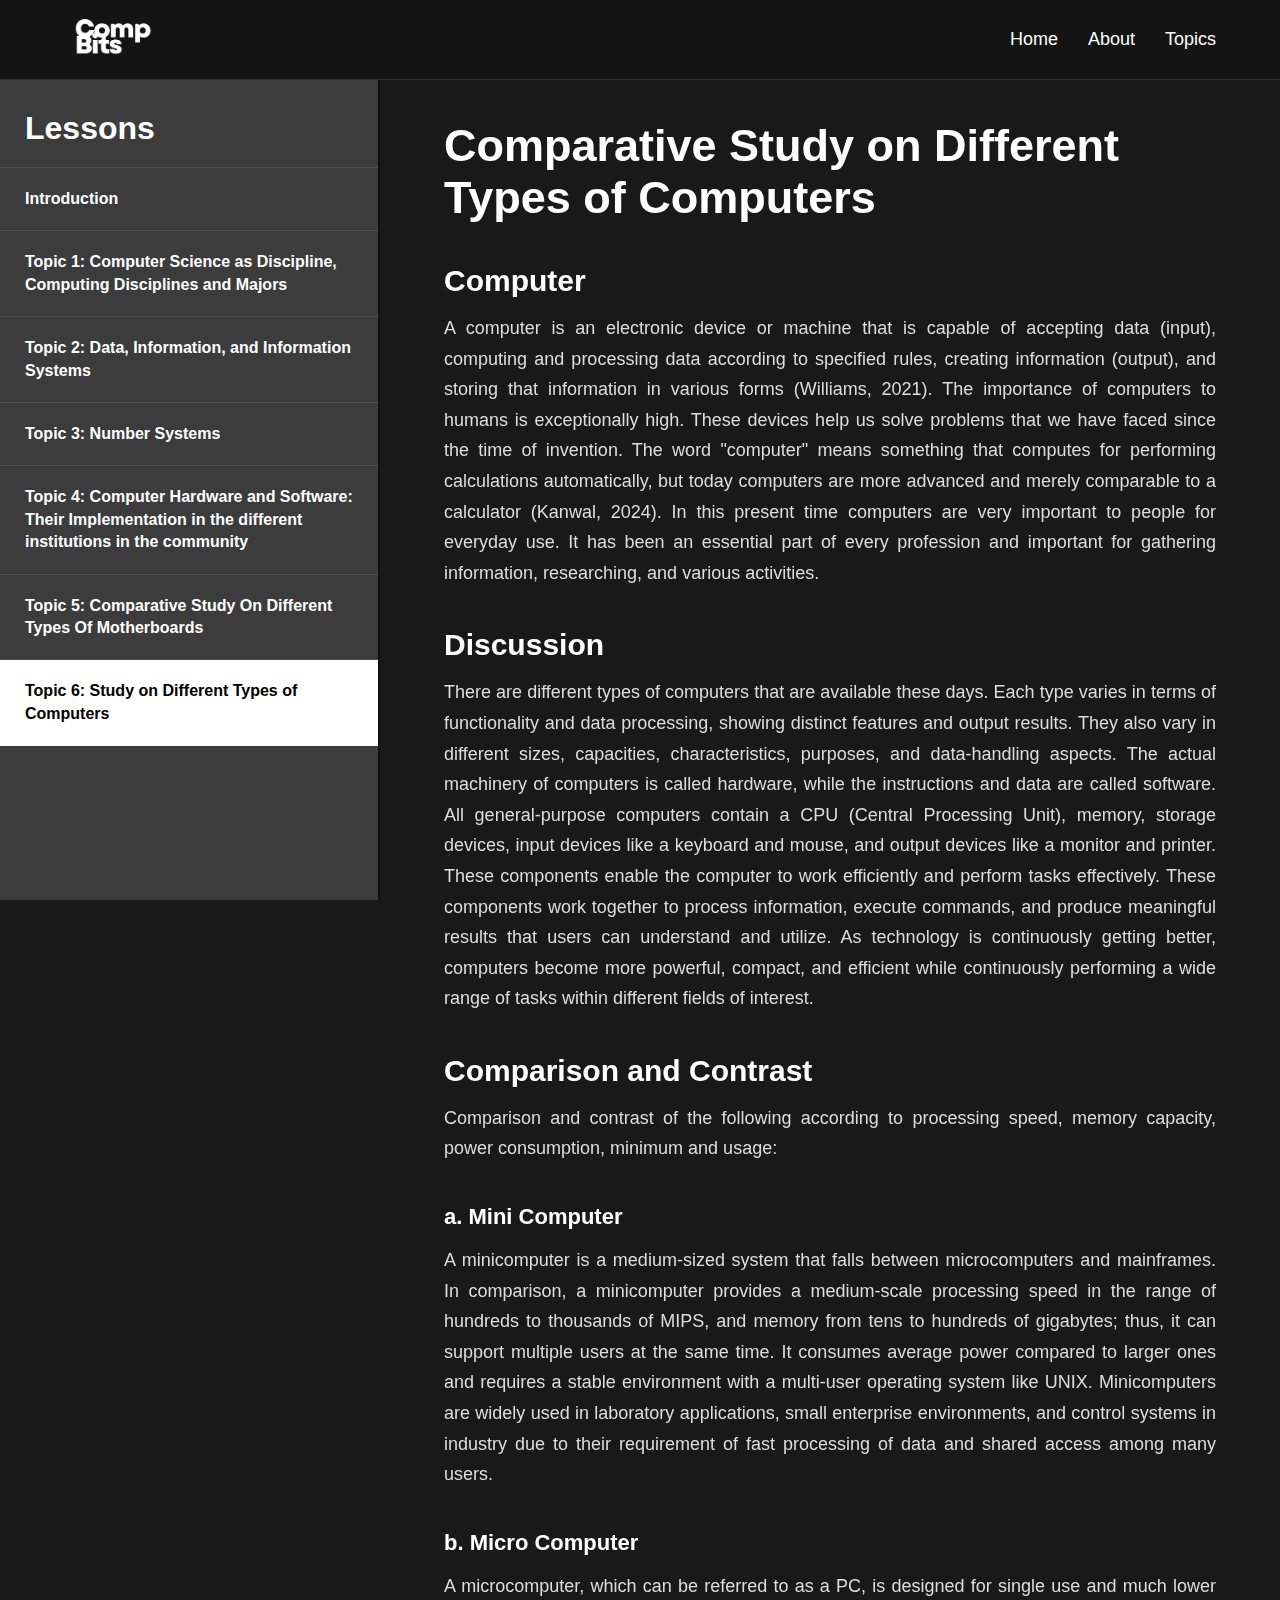
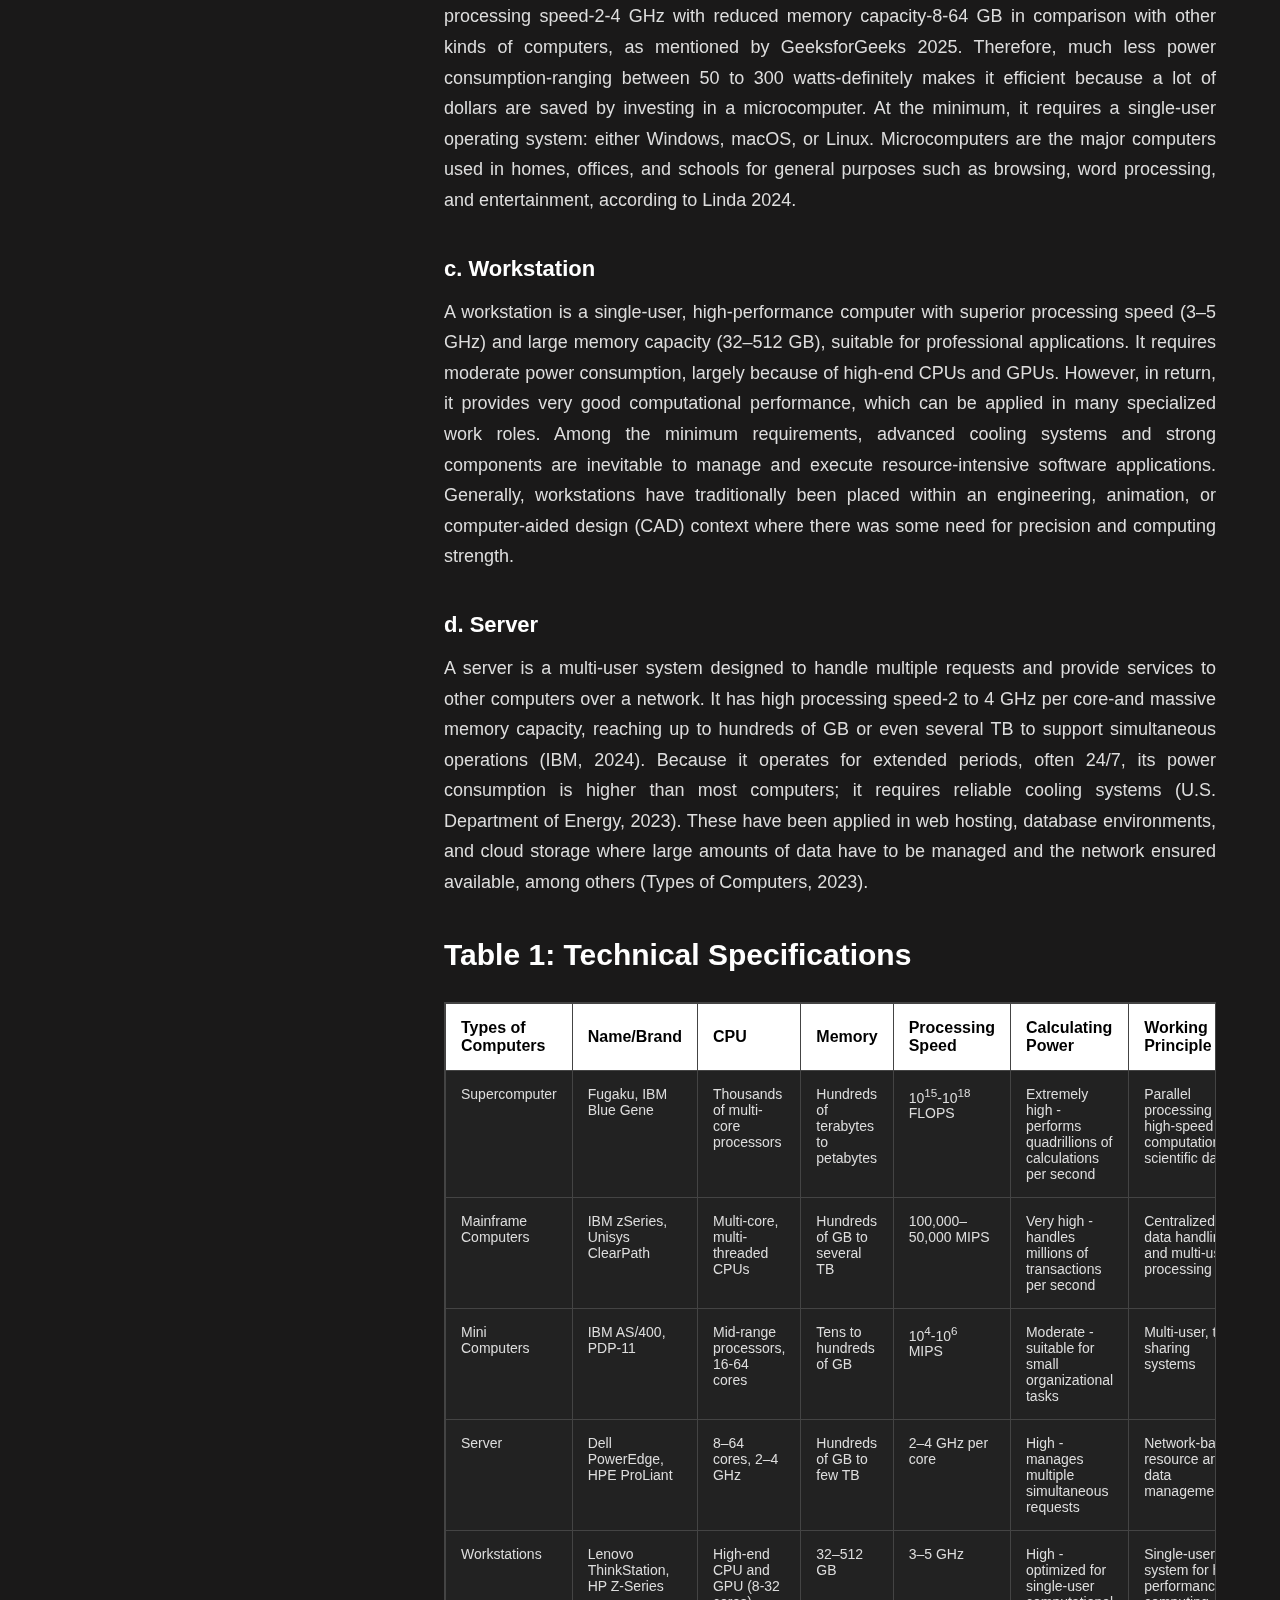
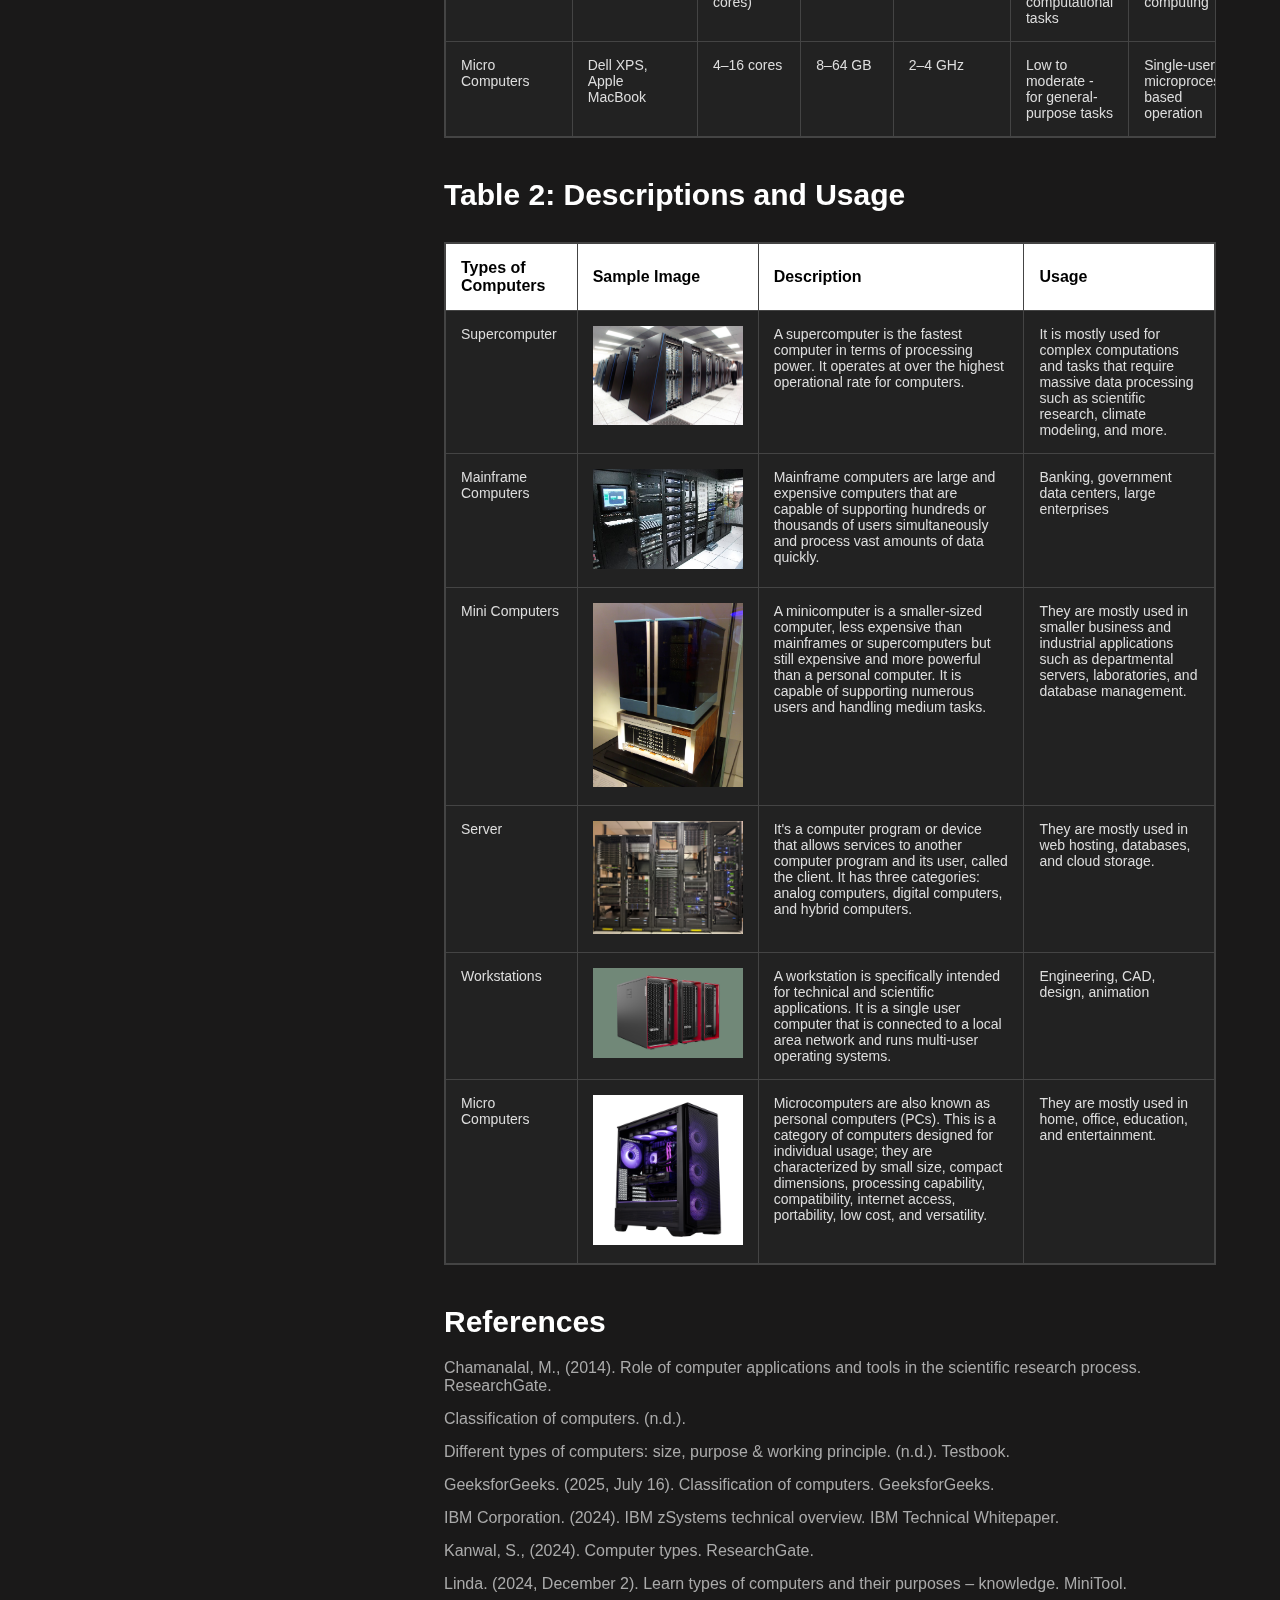
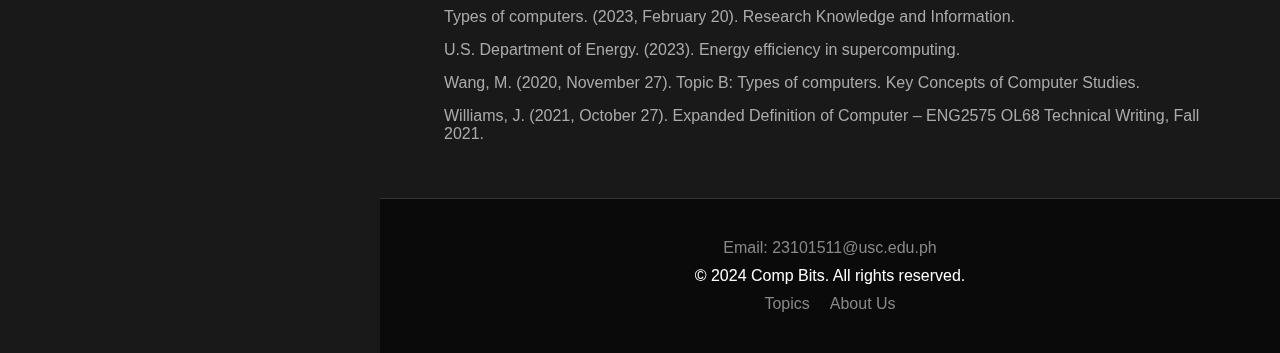
<file: topics6.html>
<!DOCTYPE html>
<html lang="en">
<head>
    <meta charset="UTF-8">
    <title>Computing Bits | Study on Different Types of Computers</title>
    <link rel="stylesheet" href="style9.css">
</head>
<body>

    <header class="header">
        <div class="logo">
            <a href="index.html"><img src="Com Bits.png" alt="Logo" width="100"></a>
        </div>
        <nav class="navbar">
            <ul> 
                <li><a href="index.html">Home</a></li>
                <li><a href="about.html">About</a></li>
                <li><a href="topics.html">Topics</a></li>
            </ul>
        </nav>
    </header>

    <aside class="btn-group">
        <h2 class="sidebar-title">Lessons</h2>
      <button onclick="location.href='topics.html'" class="button">Introduction</button>
      <button onclick="location.href='topics1.html'" class="button">Topic 1: Computer Science as Discipline, Computing Disciplines and Majors</button>
      <button onclick="location.href='topics2.html'" class="button">Topic 2: Data, Information, and Information Systems</button>
      <button onclick="location.href='topics3.html'" class="button">Topic 3: Number Systems</button>
      <button onclick="location.href='topics4.html'" class="button">Topic 4: Computer Hardware and Software: Their Implementation in the different institutions in the community</button>
      <button onclick="location.href='topics5.html'" class="button">Topic 5: Comparative Study On Different Types Of Motherboards</button>
      <button onclick="location.href='topics6.html'" class="button active">Topic 6: Study on Different Types of Computers</button>
    </aside>

    <main class="main-content">
        <h1 class="page-title">Comparative Study on Different Types of Computers</h1>

        <section>
            <h2 class="section-heading">Computer</h2>
            <p class="description">
                A computer is an electronic device or machine that is capable of accepting data (input), computing and processing data according to specified rules, 
                creating information (output), and storing that information in various forms (Williams, 2021). The importance of computers to humans is exceptionally high. These 
                devices help us solve problems that we have faced since the time of invention. The word "computer" means something that computes for performing calculations automatically, 
                but today computers are more advanced and merely comparable to a calculator (Kanwal, 2024). In this present time computers are very important to people for everyday use. It 
                has been an essential part of every profession and important for gathering information, researching, and various activities.
            </p>
        </section>

        <section>
            <h2 class="section-heading">Discussion</h2>
            <p class="description">
                There are different types of computers that are available these days. Each type varies in terms of functionality and data processing, 
                showing distinct features and output results. They also vary in different sizes, capacities, characteristics, purposes, and data-handling aspects.
                The actual machinery of computers is called hardware, while the instructions and data are called software. All general-purpose computers contain a CPU 
                (Central Processing Unit), memory, storage devices, input devices like a keyboard and mouse, and output devices like a monitor and printer. These components 
                enable the computer to work efficiently and perform tasks effectively. These components work together to process information, execute commands, and produce meaningful 
                results that users can understand and utilize. As technology is continuously getting better, computers become more powerful, compact, and efficient while continuously 
                performing a wide range of tasks within different fields of interest.
            </p>
        </section>

        <section>
            <h2 class="section-heading">Comparison and Contrast</h2>
            <p class="description">Comparison and contrast of the following according to processing speed, memory capacity, power consumption, minimum and usage:</p>

            <h3 class="section-heading" style="font-size: 22px;">a. Mini Computer</h3>
            <p class="description">
                A minicomputer is a medium-sized system that falls between microcomputers and mainframes. 
                In comparison, a minicomputer provides a medium-scale processing speed in the range of hundreds to thousands 
                of MIPS, and memory from tens to hundreds of gigabytes; thus, it can support multiple users at the same time. 
                It consumes average power compared to larger ones and requires a stable environment with a multi-user operating 
                system like UNIX. Minicomputers are widely used in laboratory applications, small enterprise environments, and control systems 
                in industry due to their requirement of fast processing of data and shared access among many users.
            </p>

            <h3 class="section-heading" style="font-size: 22px;">b. Micro Computer</h3>
            <p class="description">
                A microcomputer, which can be referred to as a PC, is designed for single use and much lower processing speed-2-4 GHz 
                with reduced memory capacity-8-64 GB in comparison with other kinds of computers, as mentioned by GeeksforGeeks 2025. Therefore, 
                much less power consumption-ranging between 50 to 300 watts-definitely makes it efficient because a lot of dollars are saved by 
                investing in a microcomputer. At the minimum, it requires a single-user operating system: either Windows, macOS, or Linux. Microcomputers
                are the major computers used in homes, offices, and schools for general purposes such as browsing, word processing, and entertainment, according to Linda 2024.
            </p>

            <h3 class="section-heading" style="font-size: 22px;">c. Workstation</h3>
            <p class="description">
                A workstation is a single-user, high-performance computer with superior processing speed (3–5 GHz) and 
                large memory capacity (32–512 GB), suitable for professional applications. It requires moderate power consumption, 
                largely because of high-end CPUs and GPUs. However, in return, it provides very good computational performance, which
                can be applied in many specialized work roles. Among the minimum requirements, advanced cooling systems and strong components
                are inevitable to manage and execute resource-intensive software applications. Generally, workstations have traditionally been 
                placed within an engineering, animation, or computer-aided design (CAD) context where there was some need for precision and computing strength.
            </p>

            <h3 class="section-heading" style="font-size: 22px;">d. Server</h3>
            <p class="description">
                A server is a multi-user system designed to handle multiple requests and provide services to other computers over a network. 
                It has high processing speed-2 to 4 GHz per core-and massive memory capacity, reaching up to hundreds of GB or even several TB to support 
                simultaneous operations (IBM, 2024). Because it operates for extended periods, often 24/7, its power consumption is higher than most computers; 
                it requires reliable cooling systems (U.S. Department of Energy, 2023). These have been applied in web hosting, database environments, and cloud 
                storage where large amounts of data have to be managed and the network ensured available, among others (Types of Computers, 2023).
            </p>
        </section>

        <h2 class="section-heading">Table 1: Technical Specifications</h2>
        
        <div class="table-container">
            <table>
                <thead>
                    <tr>
                        <th>Types of Computers</th>
                        <th>Name/Brand</th>
                        <th>CPU</th>
                        <th>Memory</th>
                        <th>Processing Speed</th>
                        <th>Calculating Power</th>
                        <th>Working Principle</th>
                        <th>Energy Consumption</th>
                        <th>Field of Use</th>
                    </tr>
                </thead>
                <tbody>
                    <tr>
                        <td>Supercomputer</td>
                        <td>Fugaku, IBM Blue Gene</td>
                        <td>Thousands of multi-core processors</td>
                        <td>Hundreds of terabytes to petabytes</td>
                        <td>10<sup>15</sup>-10<sup>18</sup> FLOPS</td>
                        <td>Extremely high - performs quadrillions of calculations per second</td>
                        <td>Parallel processing and high-speed computation for scientific data</td>
                        <td>Very high (up to 30 MW)</td>
                        <td>Scientific research, climate modeling, and complex simulations</td>
                    </tr>
                    <tr>
                        <td>Mainframe Computers</td>
                        <td>IBM zSeries, Unisys ClearPath</td>
                        <td>Multi-core, multi-threaded CPUs</td>
                        <td>Hundreds of GB to several TB</td>
                        <td>100,000–50,000 MIPS</td>
                        <td>Very high - handles millions of transactions per second</td>
                        <td>Centralized data handling and multi-user processing</td>
                        <td>High (hundreds of kW)</td>
                        <td>Banking, government data centers, large enterprises</td>
                    </tr>
                    <tr>
                        <td>Mini Computers</td>
                        <td>IBM AS/400, PDP-11</td>
                        <td>Mid-range processors, 16-64 cores</td>
                        <td>Tens to hundreds of GB</td>
                        <td>10<sup>4</sup>-10<sup>6</sup> MIPS</td>
                        <td>Moderate - suitable for small organizational tasks</td>
                        <td>Multi-user, time-sharing systems</td>
                        <td>Moderate (tens of kW)</td>
                        <td>Departmental servers, laboratories, industrial control</td>
                    </tr>
                    <tr>
                        <td>Server</td>
                        <td>Dell PowerEdge, HPE ProLiant</td>
                        <td>8–64 cores, 2–4 GHz</td>
                        <td>Hundreds of GB to few TB</td>
                        <td>2–4 GHz per core</td>
                        <td>High - manages multiple simultaneous requests</td>
                        <td>Network-based resource and data management</td>
                        <td>Moderate to high (hundreds of watts to few kW)</td>
                        <td>Web hosting, databases, cloud storage</td>
                    </tr>
                    <tr>
                        <td>Workstations</td>
                        <td>Lenovo ThinkStation, HP Z-Series</td>
                        <td>High-end CPU and GPU (8-32 cores)</td>
                        <td>32–512 GB</td>
                        <td>3–5 GHz</td>
                        <td>High - optimized for single-user computational tasks</td>
                        <td>Single-user system for high-performance computing</td>
                        <td>Moderate (hundreds of watts)</td>
                        <td>Engineering, CAD, design, animation</td>
                    </tr>
                    <tr>
                        <td>Micro Computers</td>
                        <td>Dell XPS, Apple MacBook</td>
                        <td>4–16 cores</td>
                        <td>8–64 GB</td>
                        <td>2–4 GHz</td>
                        <td>Low to moderate - for general-purpose tasks</td>
                        <td>Single-user, microprocessor-based operation</td>
                        <td>Low (50–300 W)</td>
                        <td>Home, office, education, entertainment</td>
                    </tr>
                </tbody>
            </table>
        </div>

        <h2 class="section-heading">Table 2: Descriptions and Usage</h2>
        <div class="table-container">
            <table>
                <thead>
                    <tr>
                        <th>Types of Computers</th>
                        <th>Sample Image</th>
                        <th>Description</th>
                        <th>Usage</th>
                    </tr>
                </thead>
                <tbody>
                    <tr>
                        <td>Supercomputer</td>
                        <td><img src="scomp.jpg" alt="Super Computer" width="150"></td>
                        <td>A supercomputer is the fastest computer in terms of processing power. It operates at over the highest operational rate for computers.</td>
                        <td>It is mostly used for complex computations and tasks that require massive data processing such as scientific research, climate modeling, and more.</td>
                    </tr>
                    <tr>
                        <td>Mainframe Computers</td>
                        <td><img src="mcomp.jpg" alt="Mainframe" width="150"></td>
                        <td>Mainframe computers are large and expensive computers that are capable of supporting hundreds or thousands of users simultaneously and process vast amounts of data quickly.</td>
                        <td>Banking, government data centers, large enterprises</td>
                    </tr>
                    <tr>
                        <td>Mini Computers</td>
                        <td><img src="mincomp.jpg" alt="Mini Computer" width="150"></td>
                        <td>A minicomputer is a smaller-sized computer, less expensive than mainframes or supercomputers but still expensive and more powerful than a personal computer. It is capable of supporting numerous users and handling medium tasks.</td>
                        <td>They are mostly used in smaller business and industrial applications such as departmental servers, laboratories, and database management.</td>
                    </tr>
                    <tr>
                        <td>Server</td>
                        <td><img src="sercomp.jpg" alt="Server" width="150"></td>
                        <td>It's a computer program or device that allows services to another computer program and its user, called the client. It has three categories: analog computers, digital computers, and hybrid computers.</td>
                        <td>They are mostly used in web hosting, databases, and cloud storage.</td>
                    </tr>
                    <tr>
                        <td>Workstations</td>
                        <td><img src="wcomp.jpg" alt="Workstation" width="150"></td>
                        <td>A workstation is specifically intended for technical and scientific applications. It is a single user computer that is connected to a local area network and runs multi-user operating systems.</td>
                        <td>Engineering, CAD, design, animation</td>
                    </tr>
                    <tr>
                        <td>Micro Computers</td>
                        <td><img src="pcomp.png" alt="Micro Computer" width="150"></td>
                        <td>Microcomputers are also known as personal computers (PCs). This is a category of computers designed for individual usage; they are characterized by small size, compact dimensions, processing capability, compatibility, internet access, portability, low cost, and versatility.</td>
                        <td>They are mostly used in home, office, education, and entertainment.</td>
                    </tr>
                </tbody>
            </table>
        </div>

        <h2 class="section-heading">References</h2>
        <ul class="reference-list">
            <li><a href="https://www.researchgate.net/publication/369625522_Role_of_Computer_Applications_and_Tools_in_the_Scientific_Research_Process" target="_blank">Chamanalal, M., (2014). Role of computer applications and tools in the scientific research process. ResearchGate.</a></li>
            <li><a href="https://www.tutorialspoint.com/computer_fundamentals/classification_of_computers.htm" target="_blank">Classification of computers. (n.d.).</a></li>
            <li><a href="https://testbook.com/computer-awareness/types-of-computer" target="_blank">Different types of computers: size, purpose & working principle. (n.d.). Testbook.</a></li>
            <li><a href="https://www.geeksforgeeks.org/computer-science-fundamentals/classification-of-computers/" target="_blank">GeeksforGeeks. (2025, July 16). Classification of computers. GeeksforGeeks.</a></li>
            <li><a href="https://www.ibm.com/products/zsystems" target="_blank">IBM Corporation. (2024). IBM zSystems technical overview. IBM Technical Whitepaper.</a></li>
            <li><a href="https://www.researchgate.net/publication/385503182_Computer_Types" target="_blank">Kanwal, S., (2024). Computer types. ResearchGate.</a></li>
            <li><a href="https://www.partitionwizard.com/partitionmanager/types-of-computers.html" target="_blank">Linda. (2024, December 2). Learn types of computers and their purposes – knowledge. MiniTool.</a></li>
            <li><a href="https://profileusuf.wordpress.com/computers/" target="_blank">Types of computers. (2023, February 20). Research Knowledge and Information.</a></li>
            <li><a href="https://www.energy.gov/" target="_blank">U.S. Department of Energy. (2023). Energy efficiency in supercomputing.</a></li>
            <li><a href="https://opentextbc.ca/computerstudies/chapter/types-of-computers/" target="_blank">Wang, M. (2020, November 27). Topic B: Types of computers. Key Concepts of Computer Studies.</a></li>
            <li><a href="https://openlab.citytech.cuny.edu/elliseng2575ol68fa2021/2021/10/27/expanded-definition-of-computer/" target="_blank">Williams, J. (2021, October 27). Expanded Definition of Computer – ENG2575 OL68 Technical Writing, Fall 2021.</a></li>
        </ul>
    </main>

    <footer class="footer">
        <div class="footer-content">
            <p><a href="mailto:23101511@usc.edu.ph" style="color: #888; text-decoration: none;">Email: 23101511@usc.edu.ph</a></p>
            <p>© 2024 Comp Bits. All rights reserved.</p>
            <ul class="footer-links">
                <li><a href="topics.html">Topics</a></li>
                <li><a href="about.html">About Us</a></li>
            </ul>
        </div>
    </footer>

</body>
</html>
</file>
<file: style1.css>
* {
  padding: 0;
  margin: 0;
  box-sizing: border-box;
  font-family: 'Segoe UI', Tahoma, Geneva, Verdana, sans-serif;
}

body {
  background-color: rgb(15, 15, 15);
  background-image: linear-gradient(rgba(0,0,0,0.6), rgba(0,0,0,0.6)), url('bgimg.png');
  background-size: cover;
  background-attachment: fixed;
  color: white;
  display: flex;
  flex-direction: column;
  min-height: 100vh;
}


.header {
  position: fixed;
  top: 0;
  left: 0;
  width: 100%;
  height: 80px; 
  display: flex;
  align-items: center;
  justify-content: space-between;
  padding: 0 5%;
  background: rgb(20, 20, 20);
  z-index: 1001;
  border-bottom: 1px solid #333;
}

.navbar ul {
  display: flex;
  gap: 30px;
  list-style: none;
}

.navbar a {
  color: white;
  text-decoration: none;
  font-size: 18px;
}

.navbar a:hover {
  color: #aaa;
}

.hero {
  padding: 100px 5% 50px 5%;
}

.tagline {
  font-size: clamp(50px, 8vw, 100px);
  line-height: 1.1;
  margin-bottom: 20px;
}

.tagline2 {
  font-size: clamp(18px, 2vw, 24px);
  margin-bottom: 30px;
  color: #ccc;
}

.button3 {
  background: transparent;
  border: 2px solid white;
  color: white;
  padding: 12px 30px;
  font-size: 18px;
  font-weight: bold;
  cursor: pointer;
  transition: 0.3s;
}

.button3:hover {
  background: white;
  color: black;
}

.welcome {
  text-align: center;
  padding: 100px 5% 40px;
}

.p1 {
  font-size: clamp(30px, 5vw, 60px);
  margin-bottom: 20px;
}

.p2 {
  font-size: 20px;
  line-height: 1.6;
  max-width: 900px;
  margin: 0 auto;
  color: #bbb;
}


.grid-container {
  display: grid;
  grid-template-columns: repeat(3, 1fr); 
  gap: 30px;
  padding: 50px 5%;
  max-width: 1400px;
  margin: 0 auto;
}

.card {
  background: rgba(25, 25, 25, 0.8);
  border: 1px solid #444;
  border-radius: 12px;
  padding: 20px;
  color: white;
  cursor: pointer;
  transition: all 0.3s ease;
  display: flex;
  flex-direction: column;
  align-items: center;
  text-align: center;
}

.card:hover {
  background: rgba(40, 40, 40, 0.9);
  border-color: #888;
  transform: translateY(-5px);
  box-shadow: 0 10px 20px rgba(0,0,0,0.5);
}

.card-img-wrapper {
  width: 100%;
  height: 180px;
  overflow: hidden;
  border-radius: 8px;
  margin-bottom: 15px;
}

.card-img-wrapper img {
  width: 100%;
  height: 100%;
  object-fit: cover; 
}

.card p {
  font-size: 16px;
  font-weight: 500;
  line-height: 1.4;
}


footer {
  margin-top: auto;
  padding: 40px 5%;
  background: #0a0a0a;
  border-top: 1px solid #333;
}

.footer-content {
  display: flex;
  flex-direction: column;
  align-items: center;
  gap: 15px;
}

.footer-links {
  display: flex;
  gap: 20px;
  list-style: none;
}

footer a {
  color: #888;
  text-decoration: none;
}

footer a:hover {
  color: white;
}
</file>
<file: style3.css>
* {
  padding: 0;
  margin: 0;
  box-sizing: border-box;
  font-family: 'Segoe UI', sans-serif;
}

body {
  background-color: rgb(26, 25, 25);
  color: white;
  min-height: 100vh;
  display: flex;
  flex-direction: column;
}


.header {
  position: fixed;
  top: 0;
  left: 0;
  width: 100%;
  height: 80px; 
  display: flex;
  align-items: center;
  justify-content: space-between;
  padding: 0 5%;
  background: rgb(20, 20, 20);
  z-index: 1001;
  border-bottom: 1px solid #333;
}

.navbar ul {
  display: flex;
  gap: 30px;
  list-style: none;
}

.navbar a {
  color: white;
  text-decoration: none;
  font-size: 18px;
}

.navbar a:hover {
  color: #aaa;
}


.btn-group {
  width: 380px;
  background-color: rgb(60, 60, 60);
  border-right: 2px solid #111;
  position: fixed;
  top: 80px; 
  bottom: 0;
  left: 0;
  display: flex;
  flex-direction: column;
  padding: 20px 0;
  overflow-y: auto;
  z-index: 1000;
}

.sidebar-title {
  padding: 10px 25px 20px 25px;
  font-size: 32px;
  color: white;
  border-bottom: 1px solid rgba(255,255,255,0.1);
}

.button {
  width: 100%;
  background: transparent;
  border: none;
  color: white;
  padding: 20px 25px;
  text-align: left;
  font-size: 16px;
  font-weight: bold;
  cursor: pointer;
  transition: 0.3s;
  border-bottom: 1px solid rgba(255,255,255,0.1);
  white-space: normal;
  line-height: 1.4;
}

.button:hover, .button.active {
  background-color: white;
  color: black;
}


.main-content {
  margin-top: 80px;
  margin-left: 380px; 
  padding: 40px 5%;
  flex: 1;
}

.page-title {
  font-size: 45px;
  margin-bottom: 30px;
}

.section-heading {
  font-size: 30px;
  margin-top: 40px;
  margin-bottom: 15px;
}

.description {
  font-size: 18px;
  line-height: 1.7;
  color: #ddd;
  margin-bottom: 20px;
  text-align: justify;
}
.topic-list {
  list-style-position: outside;
  margin-left: 20px;
}

.topic-list li {
  margin-bottom: 15px;
}

.footer {
  margin-left: 380px; 
  padding: 40px 5%;
  background: #0a0a0a;
  border-top: 1px solid #333;
}

.footer-content {
  display: flex;
  flex-direction: column;
  align-items: center;
  gap: 10px;
}

.footer-links {
  display: flex;
  gap: 20px;
  list-style: none;
}

.footer a {
  color: #888;
  text-decoration: none;
}
</file>
<file: style4.css>
* {
  padding: 0;
  margin: 0;
  box-sizing: border-box;
  font-family: 'Segoe UI', sans-serif;
}

body {
  background-color: rgb(26, 25, 25);
  color: white;
  min-height: 100vh;
  display: flex;
  flex-direction: column;
}


.header {
  position: fixed;
  top: 0;
  left: 0;
  width: 100%;
  height: 80px; 
  display: flex;
  align-items: center;
  justify-content: space-between;
  padding: 0 5%;
  background: rgb(20, 20, 20);
  z-index: 1001;
  border-bottom: 1px solid #333;
}

.navbar ul {
  display: flex;
  gap: 30px;
  list-style: none;
}

.navbar a {
  color: white;
  text-decoration: none;
  font-size: 18px;
}

.navbar a:hover {
  color: #aaa;
}


.btn-group {
  width: 380px;
  background-color: rgb(60, 60, 60);
  border-right: 2px solid #111;
  position: fixed;
  top: 80px; 
  bottom: 0;
  left: 0;
  display: flex;
  flex-direction: column;
  padding: 20px 0;
  overflow-y: auto;
  z-index: 1000;
}

.sidebar-title {
  padding: 10px 25px 20px 25px;
  font-size: 32px;
  color: white;
  border-bottom: 1px solid rgba(255,255,255,0.1);
}

.button {
  width: 100%;
  background: transparent;
  border: none;
  color: white;
  padding: 20px 25px;
  text-align: left;
  font-size: 16px;
  font-weight: bold;
  cursor: pointer;
  transition: 0.3s;
  border-bottom: 1px solid rgba(255,255,255,0.1);
  white-space: normal;
  line-height: 1.4;
}

.button:hover, .button.active {
  background-color: white;
  color: black;
}


.main-content {
  margin-top: 80px;
  margin-left: 380px; 
  padding: 40px 5%;
  flex: 1;
}

.page-title {
  font-size: 45px;
  margin-bottom: 30px;
}

.section-heading {
  font-size: 30px;
  margin-top: 40px;
  margin-bottom: 15px;
}

.description {
  font-size: 18px;
  line-height: 1.7;
  color: #ddd;
  margin-bottom: 20px;
  text-align: justify;
}

.reference-list {
  margin-top: 20px;
  list-style: none;
}

.reference-list li {
  margin-bottom: 15px;
  font-size: 16px;
}

.reference-list a {
  color: #aaa;
  text-decoration: none;
}

.reference-list a:hover {
  color: #fff;
}

.footer {
  margin-left: 380px; 
  padding: 40px 5%;
  background: #0a0a0a;
  border-top: 1px solid #333;
}

.footer-content {
  display: flex;
  flex-direction: column;
  align-items: center;
  gap: 10px;
}

.footer-links {
  display: flex;
  gap: 20px;
  list-style: none;
}

.footer a {
  color: #888;
  text-decoration: none;
}
</file>
<file: style5.css>
* {
  padding: 0;
  margin: 0;
  box-sizing: border-box;
  font-family: 'Segoe UI', sans-serif;
}

body {
  background-color: rgb(26, 25, 25);
  color: white;
  min-height: 100vh;
  display: flex;
  flex-direction: column;
}


.header {
  position: fixed;
  top: 0;
  left: 0;
  width: 100%;
  height: 80px; 
  display: flex;
  align-items: center;
  justify-content: space-between;
  padding: 0 5%;
  background: rgb(20, 20, 20);
  z-index: 1001;
  border-bottom: 1px solid #333;
}

.navbar ul {
  display: flex;
  gap: 30px;
  list-style: none;
}

.navbar a {
  color: white;
  text-decoration: none;
  font-size: 18px;
}

.navbar a:hover {
  color: #aaa;
}

.btn-group {
  width: 380px;
  background-color: rgb(60, 60, 60);
  border-right: 2px solid #111;
  position: fixed;
  top: 80px; 
  bottom: 0;
  left: 0;
  display: flex;
  flex-direction: column;
  padding: 20px 0;
  overflow-y: auto;
  z-index: 1000;
}

.sidebar-title {
  padding: 10px 25px 20px 25px;
  font-size: 32px;
  color: white;
  border-bottom: 1px solid rgba(255,255,255,0.1);
}

.button {
  width: 100%;
  background: transparent;
  border: none;
  color: white;
  padding: 20px 25px;
  text-align: left;
  font-size: 16px;
  font-weight: bold;
  cursor: pointer;
  transition: 0.3s;
  border-bottom: 1px solid rgba(255,255,255,0.1);
  white-space: normal;
  line-height: 1.4;
}

.button:hover, .button.active {
  background-color: white;
  color: black;
}


.main-content {
  margin-top: 80px; 
  margin-left: 380px; 
  padding: 40px 5%;
  flex: 1;
}

.page-title {
  font-size: 45px;
  margin-bottom: 30px;
}

.section-heading {
  font-size: 30px;
  margin-top: 40px;
  margin-bottom: 15px;
}

.sub-heading {
  font-size: 24px;
  margin-top: 20px;
  margin-bottom: 10px;
  color: #fff;
}

.description {
  font-size: 18px;
  line-height: 1.7;
  color: #ddd;
  margin-bottom: 20px;
  text-align: justify;
}

.footer {
  margin-left: 380px; 
  padding: 40px 5%;
  background: #0a0a0a;
  border-top: 1px solid #333;
}

.footer-content {
  display: flex;
  flex-direction: column;
  align-items: center;
  gap: 10px;
}

.footer-links {
  display: flex;
  gap: 20px;
  list-style: none;
}

.footer a {
  color: #888;
  text-decoration: none;
}

.reference-list {
  margin-top: 20px;
  list-style: none;
}

.reference-list li {
  margin-bottom: 15px;
  font-size: 16px;
}

.reference-list a {
  color: #aaa;
  text-decoration: none;
}

.reference-list a:hover {
  color: #fff;
}
</file>
<file: style6.css>
* {
  padding: 0;
  margin: 0;
  box-sizing: border-box;
  font-family: 'Segoe UI', sans-serif;
}

body {
  background-color: rgb(26, 25, 25);
  color: white;
  min-height: 100vh;
  display: flex;
  flex-direction: column;
}


.header {
  position: fixed;
  top: 0;
  left: 0;
  width: 100%;
  height: 80px; 
  display: flex;
  align-items: center;
  justify-content: space-between;
  padding: 0 5%;
  background: rgb(20, 20, 20);
  z-index: 1001;
  border-bottom: 1px solid #333;
}

.navbar ul {
  display: flex;
  gap: 30px;
  list-style: none;
}

.navbar a {
  color: white;
  text-decoration: none;
  font-size: 18px;
}

.navbar a:hover {
  color: #aaa;
}


.btn-group {
  width: 380px;
  background-color: rgb(60, 60, 60);
  border-right: 2px solid #111;
  position: fixed;
  top: 80px; 
  bottom: 0;
  left: 0;
  display: flex;
  flex-direction: column;
  padding: 20px 0;
  overflow-y: auto;
  z-index: 1000;
}

.sidebar-title {
  padding: 10px 25px 20px 25px;
  font-size: 32px;
  color: white;
  border-bottom: 1px solid rgba(255,255,255,0.1);
}

.button {
  width: 100%;
  background: transparent;
  border: none;
  color: white;
  padding: 20px 25px;
  text-align: left;
  font-size: 16px;
  font-weight: bold;
  cursor: pointer;
  transition: 0.3s;
  border-bottom: 1px solid rgba(255,255,255,0.1);
  white-space: normal;
  line-height: 1.4;
}

.button:hover, .button.active {
  background-color: white;
  color: black;
}


.main-content {
  margin-top: 80px; 
  margin-left: 380px; 
  padding: 40px 5%;
  flex: 1;
}

.page-title {
  font-size: 45px;
  margin-bottom: 30px;
}

.section-heading {
  font-size: 30px;
  margin-top: 40px;
  margin-bottom: 15px;
}

.description {
  font-size: 18px;
  line-height: 1.7;
  color: #ddd;
  margin-bottom: 20px;
  text-align: justify;
}


.table-container {
    width: 100%;
    max-width: 600px;
    margin: 30px 0;
}

table {
    width: 100%;
    border-collapse: collapse;
    background-color: #333;
}

th, td {
    border: 2px solid white;
    padding: 20px;
    text-align: center;
    font-size: 20px;
    color: white;
}

.header-row th {
    background-color: #444;
    font-size: 24px;
}

.reference-list {
  margin-top: 20px;
  list-style: none;
}

.reference-list li {
  margin-bottom: 15px;
  font-size: 16px;
}

.reference-list a {
  color: #aaa;
  text-decoration: none;
}

.reference-list a:hover {
  color: #fff;
}


.footer {
  margin-left: 380px; 
  padding: 40px 5%;
  background: #0a0a0a;
  border-top: 1px solid #333;
}

.footer-content {
  display: flex;
  flex-direction: column;
  align-items: center;
  gap: 10px;
}

.footer-links {
  display: flex;
  gap: 20px;
  list-style: none;
}

.footer a {
  color: #888;
  text-decoration: none;
}

.footer a:hover {
  color: white;
}
</file>
<file: style7.css>
* {
  padding: 0;
  margin: 0;
  box-sizing: border-box;
  font-family: 'Segoe UI', sans-serif;
}

body {
  background-color: rgb(26, 25, 25);
  color: white;
  min-height: 100vh;
  display: flex;
  flex-direction: column;
}


.header {
  position: fixed;
  top: 0;
  left: 0;
  width: 100%;
  height: 80px; 
  display: flex;
  align-items: center;
  justify-content: space-between;
  padding: 0 5%;
  background: rgb(20, 20, 20);
  z-index: 1001;
  border-bottom: 1px solid #333;
}

.navbar ul {
  display: flex;
  gap: 30px;
  list-style: none;
}

.navbar a {
  color: white;
  text-decoration: none;
  font-size: 18px;
}

.navbar a:hover {
  color: #aaa;
}


.btn-group {
  width: 380px;
  background-color: rgb(60, 60, 60);
  border-right: 2px solid #111;
  position: fixed;
  top: 80px; 
  bottom: 0;
  left: 0;
  display: flex;
  flex-direction: column;
  padding: 20px 0;
  overflow-y: auto;
  z-index: 1000;
}

.sidebar-title {
  padding: 10px 25px 20px 25px;
  font-size: 32px;
  color: white;
  border-bottom: 1px solid rgba(255,255,255,0.1);
}

.button {
  width: 100%;
  background: transparent;
  border: none;
  color: white;
  padding: 20px 25px;
  text-align: left;
  font-size: 16px;
  font-weight: bold;
  cursor: pointer;
  transition: 0.3s;
  border-bottom: 1px solid rgba(255,255,255,0.1);
  white-space: normal;
  line-height: 1.4;
}

.button:hover, .button.active {
  background-color: white;
  color: black;
}


.main-content {
  margin-top: 80px;
  margin-left: 380px; 
  padding: 40px 5%;
  flex: 1;
}

.page-title {
  font-size: 45px;
  margin-bottom: 30px;
}

.section-heading {
  font-size: 30px;
  margin-top: 40px;
  margin-bottom: 15px;
}

.description {
  font-size: 18px;
  line-height: 1.7;
  color: #ddd;
  margin-bottom: 20px;
  text-align: justify;
}


.reference-list {
  margin-top: 20px;
  list-style: none;
}

.reference-list li {
  margin-bottom: 15px;
  font-size: 16px;
}

.reference-list a {
  color: #aaa;
  text-decoration: none;
}

.reference-list a:hover {
  color: #fff;
}


.footer {
  margin-left: 380px; 
  padding: 40px 5%;
  background: #0a0a0a;
  border-top: 1px solid #333;
}

.footer-content {
  display: flex;
  flex-direction: column;
  align-items: center;
  gap: 10px;
}

.footer-links {
  display: flex;
  gap: 20px;
  list-style: none;
}

.footer a {
  color: #888;
  text-decoration: none;
}
</file>
<file: style8.css>
* {
  padding: 0;
  margin: 0;
  box-sizing: border-box;
  font-family: 'Segoe UI', sans-serif;
}

body {
  background-color: rgb(26, 25, 25);
  color: white;
  min-height: 100vh;
  display: flex;
  flex-direction: column;
}

.header {
  position: fixed;
  top: 0;
  left: 0;
  width: 100%;
  height: 80px; 
  display: flex;
  align-items: center;
  justify-content: space-between;
  padding: 0 5%;
  background: rgb(20, 20, 20);
  z-index: 1001;
  border-bottom: 1px solid #333;
}

.navbar ul {
  display: flex;
  gap: 30px;
  list-style: none;
}

.navbar a {
  color: white;
  text-decoration: none;
  font-size: 18px;
}

.navbar a:hover {
  color: #aaa;
}

.btn-group {
  width: 380px;
  background-color: rgb(60, 60, 60);
  border-right: 2px solid #111;
  position: fixed;
  top: 80px; 
  bottom: 0;
  left: 0;
  display: flex;
  flex-direction: column;
  padding: 20px 0;
  overflow-y: auto;
  z-index: 1000;
}

.sidebar-title {
  padding: 10px 25px 20px 25px;
  font-size: 32px;
  color: white;
  border-bottom: 1px solid rgba(255,255,255,0.1);
}

.button {
  width: 100%;
  background: transparent;
  border: none;
  color: white;
  padding: 20px 25px;
  text-align: left;
  font-size: 16px;
  font-weight: bold;
  cursor: pointer;
  transition: 0.3s;
  border-bottom: 1px solid rgba(255,255,255,0.1);
  white-space: normal;
  line-height: 1.4;
}

.button:hover, .button.active {
  background-color: white;
  color: black;
}

.main-content {
  margin-top: 80px;
  margin-left: 380px; 
  padding: 40px 5%;
  flex: 1;
}

.page-title {
  font-size: 45px;
  margin-bottom: 30px;
}

.section-heading {
  font-size: 30px;
  margin-top: 40px;
  margin-bottom: 15px;
}

.description {
  font-size: 18px;
  line-height: 1.7;
  color: #ddd;
  margin-bottom: 20px;
  text-align: justify;
}

.reference-list {
    margin-top: 20px;
    list-style: none;
}

.reference-list li {
    margin-bottom: 15px;
    font-size: 16px;
}

.reference-list a {
    color: #aaa;
    text-decoration: none;
    transition: 0.3s;
}

.reference-list a:hover {
    color: #fff;
}


.footer {
  margin-left: 380px; 
  padding: 40px 5%;
  background: #0a0a0a;
  border-top: 1px solid #333;
}

.footer-content {
  display: flex;
  flex-direction: column;
  align-items: center;
  gap: 10px;
}

.footer-links {
  display: flex;
  gap: 20px;
  list-style: none;
}

.footer a {
  color: #888;
  text-decoration: none;
}
</file>
<file: style9.css>
* {
    padding: 0;
    margin: 0;
    box-sizing: border-box;
    font-family: 'Segoe UI', sans-serif;
}

body {
    background-color: rgb(26, 25, 25);
    color: white;
    min-height: 100vh;
    display: flex;
    flex-direction: column;
}


.header {
    position: fixed;
    top: 0;
    left: 0;
    width: 100%;
    height: 80px; 
    display: flex;
    align-items: center;
    justify-content: space-between;
    padding: 0 5%;
    background: rgb(20, 20, 20);
    z-index: 1001;
    border-bottom: 1px solid #333;
}

.navbar ul {
    display: flex;
    gap: 30px;
    list-style: none;
}

.navbar a {
    color: white;
    text-decoration: none;
    font-size: 18px;
    transition: 0.3s;
}

.navbar a:hover {
    color: #aaa;
}


.btn-group {
    width: 380px;
    background-color: rgb(60, 60, 60);
    border-right: 2px solid #111;
    position: fixed;
    top: 80px; 
    bottom: 0;
    left: 0;
    display: flex;
    flex-direction: column;
    padding: 20px 0;
    overflow-y: auto;
    z-index: 1000;
}

.sidebar-title {
    padding: 10px 25px 20px 25px;
    font-size: 32px;
    color: white;
    border-bottom: 1px solid rgba(255,255,255,0.1);
}

.button {
    width: 100%;
    background: transparent;
    border: none;
    color: white;
    padding: 20px 25px;
    text-align: left;
    font-size: 16px;
    font-weight: bold;
    cursor: pointer;
    transition: 0.3s;
    border-bottom: 1px solid rgba(255,255,255,0.1);
    white-space: normal;
    line-height: 1.4;
}

.button:hover, .button.active {
    background-color: white;
    color: black;
}


.main-content {
    margin-top: 80px;
    margin-left: 380px; 
    padding: 40px 5%;
    flex: 1;
}

.page-title {
    font-size: 45px;
    margin-bottom: 30px;
}

.section-heading {
    font-size: 30px;
    margin-top: 40px;
    margin-bottom: 15px;
    font-weight: bold;
}

.description {
    font-size: 18px;
    line-height: 1.7;
    color: #ddd;
    margin-bottom: 20px;
    text-align: justify;
}


.table-container {
    margin: 30px 0;
    overflow-x: auto;
    border: 1px solid #444;
}

table {
    width: 100%;
    border-collapse: collapse;
    background: #222;
}

th {
    background: white;
    color: black;
    padding: 15px;
    text-align: left;
    font-size: 16px;
    border: 1px solid #444;
}

td {
    padding: 15px;
    border: 1px solid #444;
    color: #ddd;
    font-size: 14px;
    vertical-align: top;
}


.reference-list {
    margin-top: 20px;
    list-style: none;
}

.reference-list li {
    margin-bottom: 15px;
    font-size: 16px;
}

.reference-list a {
    color: #aaa;
    text-decoration: none;
    transition: 0.3s;
}

.reference-list a:hover {
    color: #fff;
}


.footer {
    margin-left: 380px; 
    padding: 40px 5%;
    background: #0a0a0a;
    border-top: 1px solid #333;
}

.footer-content {
    display: flex;
    flex-direction: column;
    align-items: center;
    gap: 10px;
}

.footer-links {
    display: flex;
    gap: 20px;
    list-style: none;
}

.footer-links a {
    color: #888;
    text-decoration: none;
}

.footer-links a:hover {
    color: white;
}
</file>
